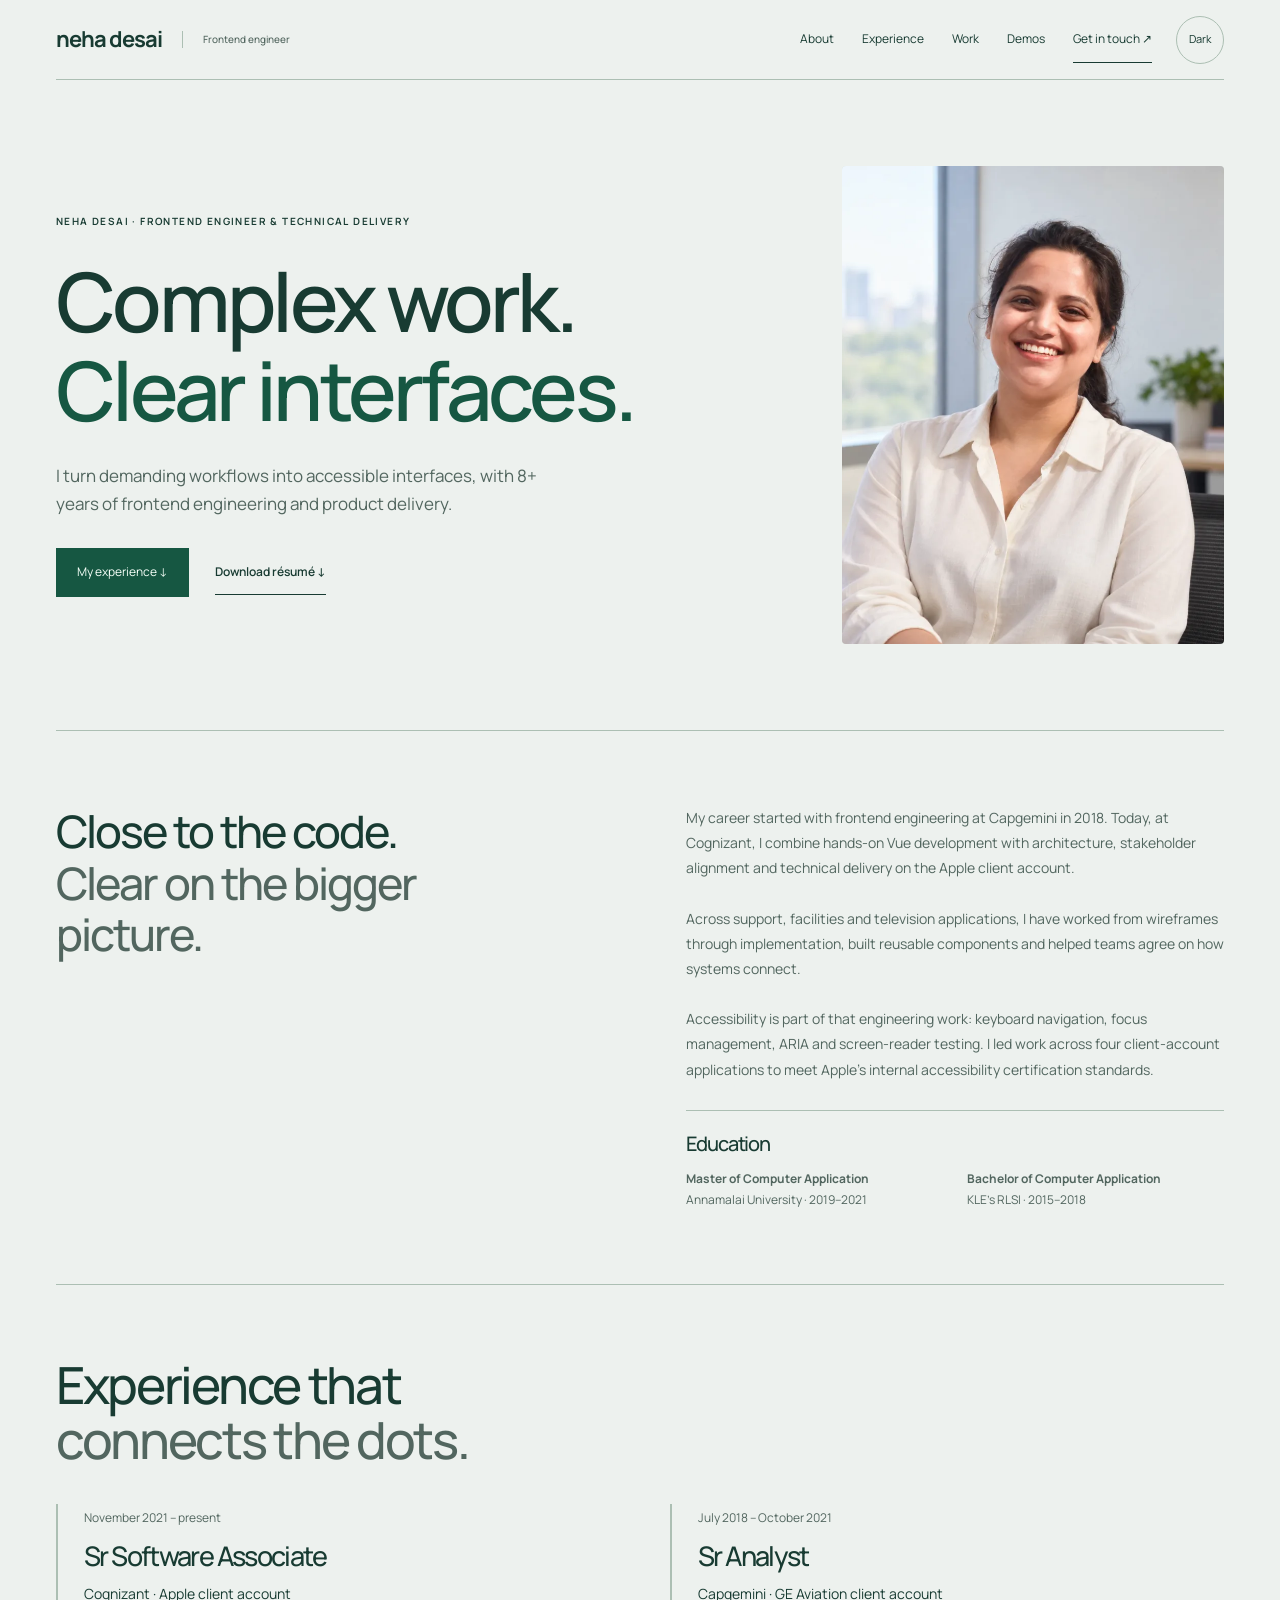
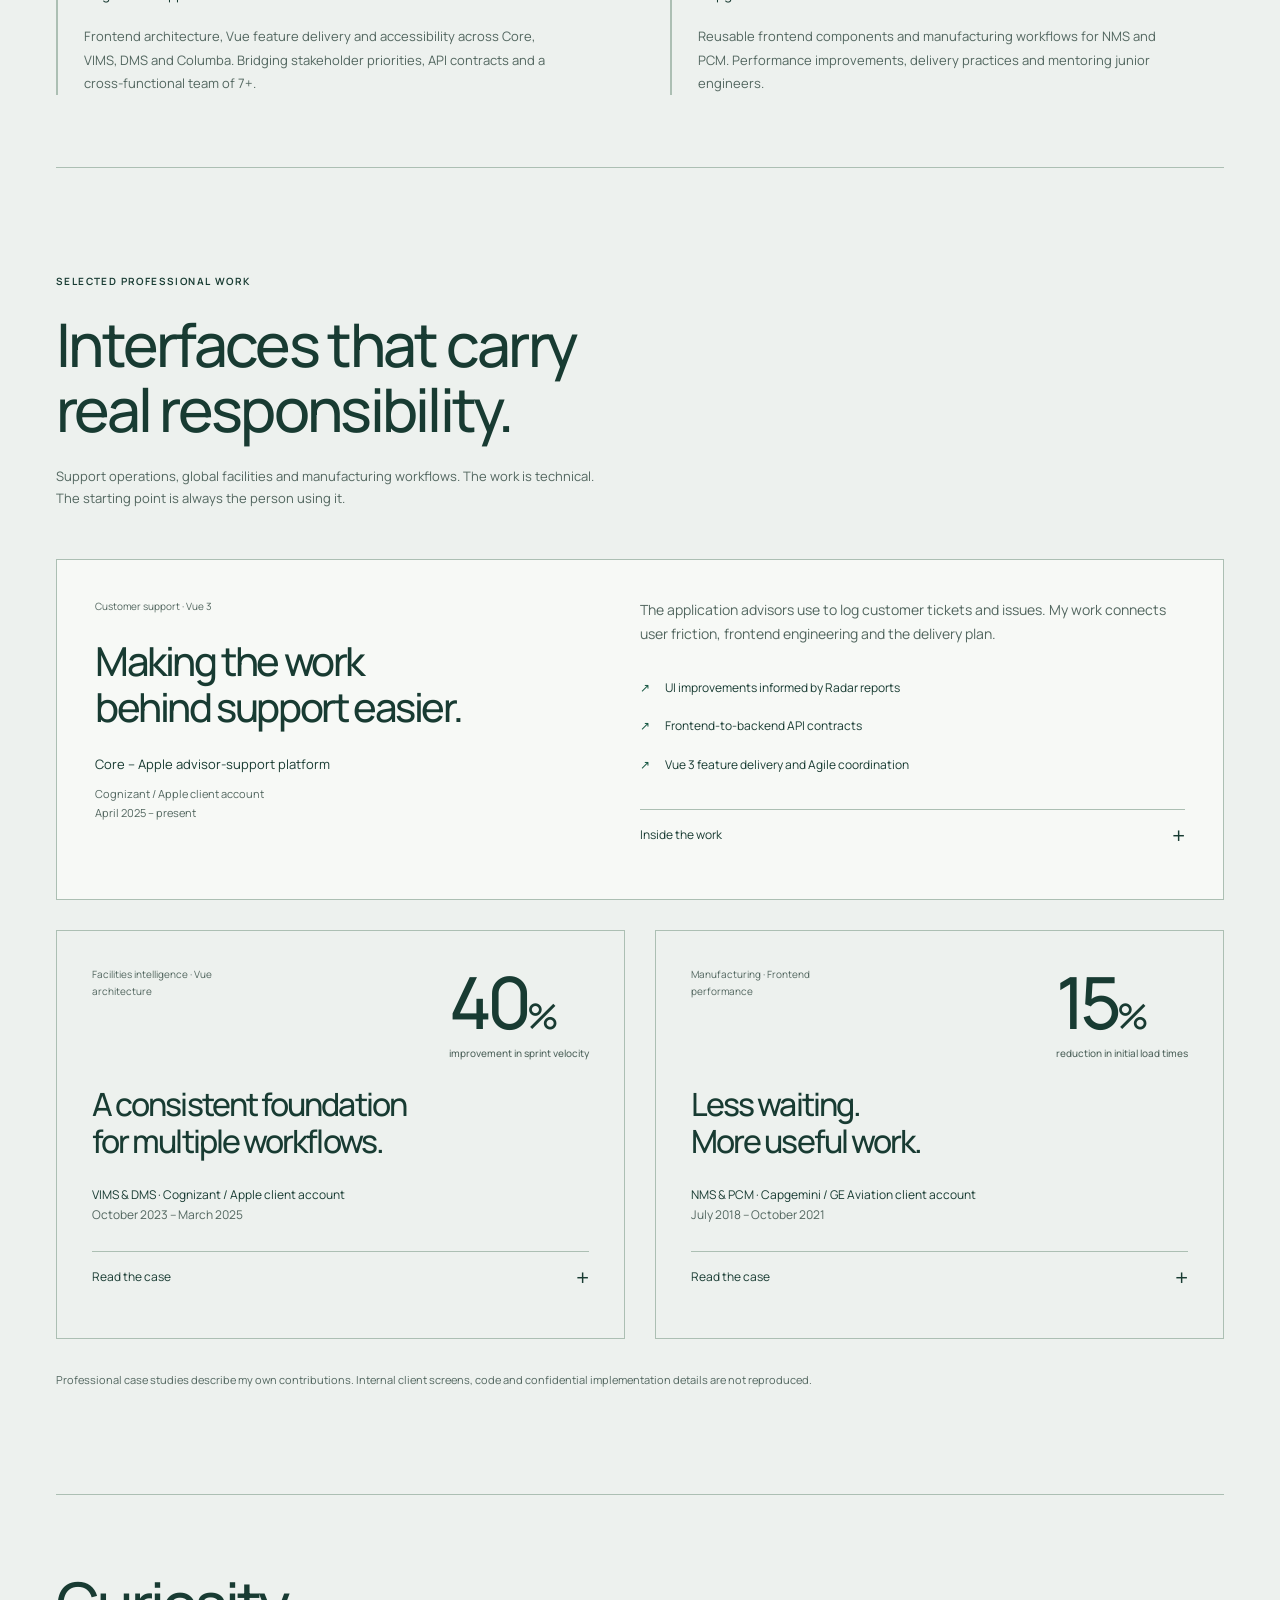
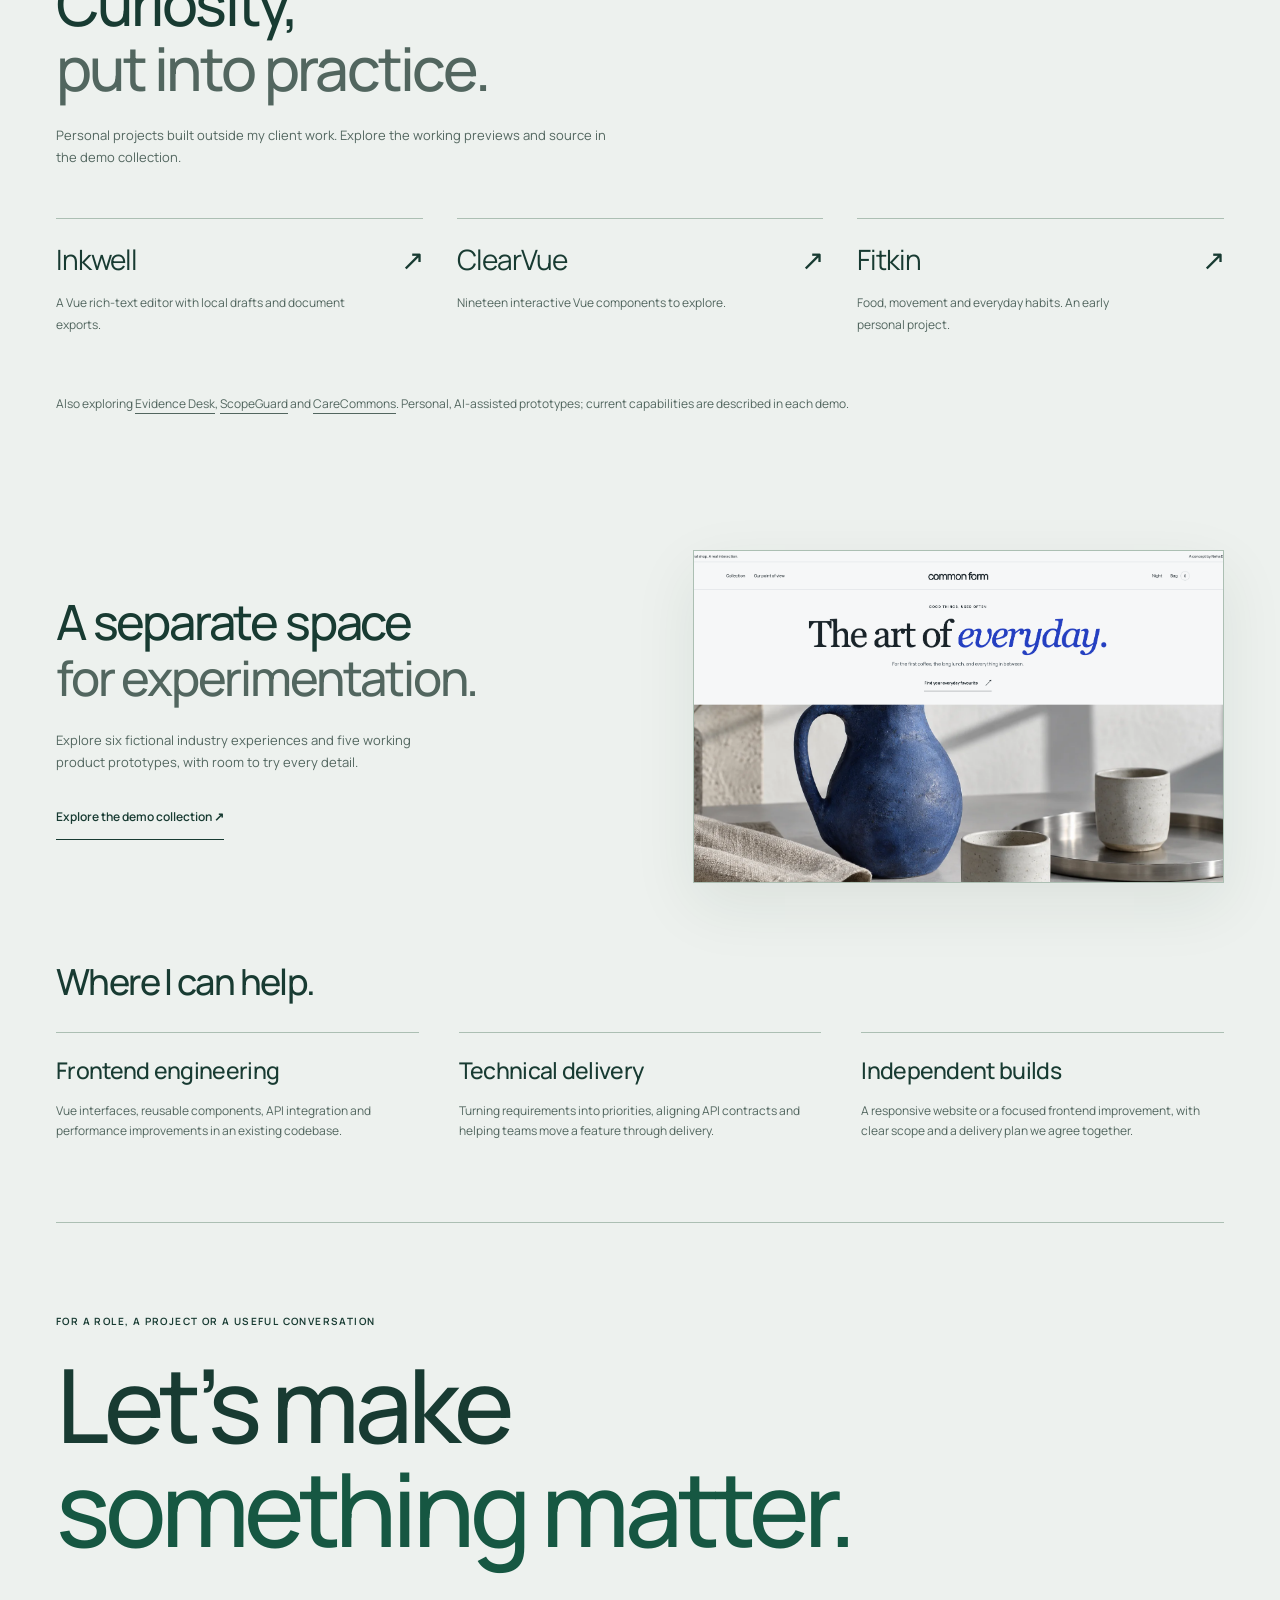
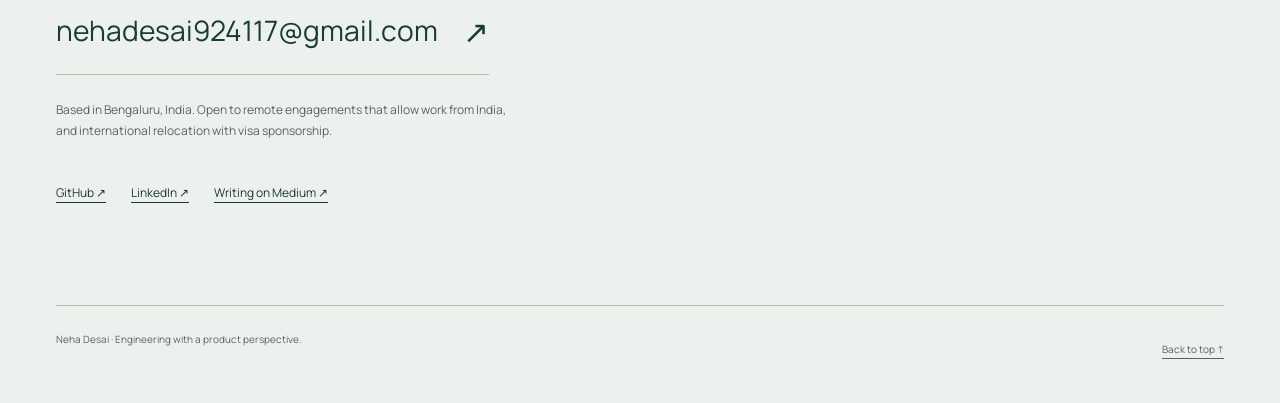
<file: index.html>
<!DOCTYPE html>

<html lang="en"><head>
<meta charset="utf-8"/><meta content="width=device-width,initial-scale=1" name="viewport"/>
<title>Neha Desai · Frontend Engineering &amp; Technical Delivery</title>
<meta content="Neha Desai builds clear, accessible enterprise interfaces. 8+ years of frontend experience, deep Vue.js expertise, and personal products built in the open." name="description"/>
<meta content="#eff3ef" name="theme-color"/><link href="https://neha-desai.de5.net/" rel="canonical"/>
<meta content="website" property="og:type"/><meta content="Neha Desai · Complex work. Clear interfaces." property="og:title"/><meta content="Frontend engineering, thoughtful product delivery and practical work in the open." property="og:description"/><meta content="https://neha-desai.de5.net/" property="og:url"/>
<meta content="https://neha-desai.de5.net/assets/neha-portrait-v2.webp" property="og:image"/><meta content="Portrait of Neha Desai" property="og:image:alt"/><meta content="summary_large_image" name="twitter:card"/><meta content="light dark" name="color-scheme"/>
<link as="font" crossorigin="" href="assets/fonts/manrope-variable.ttf" rel="preload" type="font/ttf"/>
<script>try{const t=localStorage.getItem('neha-theme');if(t==='dark'||t==='light')document.documentElement.dataset.theme=t;}catch{}</script>
<link href="assets/favicon.svg" rel="icon" type="image/svg+xml"/><link href="styles.css" rel="stylesheet"/><script defer="" src="script.js"></script>
<script type="application/ld+json">{"@context":"https://schema.org","@type":"Person","name":"Neha Desai","url":"https://neha-desai.de5.net/","jobTitle":"Frontend Engineer","email":"mailto:nehadesai924117@gmail.com","sameAs":["https://github.com/neha-pd","https://www.linkedin.com/in/neha-d-763481101"]}</script>
</head><body><a class="skip-link" href="#main">Skip to content</a>
<header class="site-header wrap"><a class="wordmark" href="#main">neha desai<span>Frontend engineer</span></a><div class="header-actions"><button aria-controls="site-nav" aria-expanded="false" class="menu-toggle" type="button">Menu <span aria-hidden="true">+</span></button><nav aria-label="Main navigation" id="site-nav"><a href="#about">About</a><a href="#experience">Experience</a><a href="#work">Work</a><a href="demos/">Demos</a><a href="#contact">Get in touch ↗</a></nav><button aria-label="Switch to dark theme" class="theme-toggle" type="button"><span class="theme-label">Dark</span></button></div></header>
<main id="main" tabindex="-1"><section aria-labelledby="hero-title" class="hero person-hero wrap"><div class="hero-intro"><p class="eyebrow">Neha Desai · Frontend engineer &amp; technical delivery</p><h1 id="hero-title">Complex work.<br/><span>Clear interfaces.</span></h1><p class="hero-description">I turn demanding workflows into accessible interfaces, with 8+ years of frontend engineering and product delivery.</p><div class="hero-links"><a class="button" href="#experience">My experience ↓</a><a class="text-link" download="" href="assets/Neha_Desai_Frontend_Resume.pdf">Download résumé ↓</a></div></div><figure class="person-portrait"><img alt="Neha Desai in an ivory blouse, smiling at the camera" fetchpriority="high" height="1402" src="assets/neha-portrait-v2.webp" width="1122"/></figure></section><section aria-labelledby="about-title" class="about-section wrap section" id="about"><div class="about-heading"><h2 id="about-title">Close to the code.<br/><span>Clear on the bigger picture.</span></h2></div><div class="about-body"><p>My career started with frontend engineering at Capgemini in 2018. Today, at Cognizant, I combine hands-on Vue development with architecture, stakeholder alignment and technical delivery on the Apple client account.</p><p>Across support, facilities and television applications, I have worked from wireframes through implementation, built reusable components and helped teams agree on how systems connect.</p><p>Accessibility is part of that engineering work: keyboard navigation, focus management, ARIA and screen-reader testing. I led work across four client-account applications to meet Apple’s internal accessibility certification standards.</p><div class="education"><h3>Education</h3><p><strong>Master of Computer Application</strong><br/>Annamalai University · 2019–2021</p><p><strong>Bachelor of Computer Application</strong><br/>KLE’s RLSI · 2015–2018</p></div></div></section><section aria-labelledby="experience-title" class="experience-section wrap section"><div class="section-intro"><h2 id="experience-title">Experience that<br/><span>connects the dots.</span></h2></div><div aria-label="Professional experience" class="career" id="experience"><div><span>November 2021 – present</span><h3>Sr Software Associate</h3><p>Cognizant · Apple client account</p><p class="career-description">Frontend architecture, Vue feature delivery and accessibility across Core, VIMS, DMS and Columba. Bridging stakeholder priorities, API contracts and a cross-functional team of 7+.</p></div><div><span>July 2018 – October 2021</span><h3>Sr Analyst</h3><p>Capgemini · GE Aviation client account</p><p class="career-description">Reusable frontend components and manufacturing workflows for NMS and PCM. Performance improvements, delivery practices and mentoring junior engineers.</p></div></div></section><section aria-labelledby="work-title" class="work-section wrap section" id="work">
<div class="section-intro"><p class="eyebrow">Selected professional work</p><h2 id="work-title">Interfaces that carry<br/>real responsibility.</h2><p>Support operations, global facilities and manufacturing workflows. The work is technical. The starting point is always the person using it.</p></div>
<article class="case case-core">
<div class="case-lead"><span class="case-category">Customer support · Vue 3</span><h3>Making the work<br/>behind support easier.</h3><p>Core – Apple advisor-support platform</p><div class="case-label">Cognizant / Apple client account<br/>April 2025 – present</div></div>
<div class="case-body"><p class="case-summary">The application advisors use to log customer tickets and issues. My work connects user friction, frontend engineering and the delivery plan.</p><ul class="plain-list"><li>UI improvements informed by Radar reports</li><li>Frontend-to-backend API contracts</li><li>Vue 3 feature delivery and Agile coordination</li></ul><details><summary>Inside the work <span aria-hidden="true">+</span></summary><div class="detail-content"><h4>The responsibility</h4><p>Develop and maintain the advisor interface, turn improvement areas into features, and coordinate integration with backend teams.</p><h4>My contribution</h4><p>I use Radar reports to understand friction, help prioritize the backlog, define frontend/API requirements and facilitate Agile ceremonies for a cross-functional team of 7+.</p><h4>What this demonstrates</h4><p>Hands-on engineering coupled with product judgment: clarifying a problem, aligning people around it and taking a feature through delivery.</p></div></details></div>
</article>
<div class="case-pair">
<article class="case-small"><div class="case-top"><span class="case-category">Facilities intelligence · Vue architecture</span><p class="outcome">40<span>%</span><small>improvement in sprint velocity</small></p></div><h3>A consistent foundation<br/>for multiple workflows.</h3><p>VIMS &amp; DMS · Cognizant / Apple client account<br/><span class="muted">October 2023 – March 2025</span></p><details><summary>Read the case <span aria-hidden="true">+</span></summary><div class="detail-content"><p>I architected responsive Vue 3 interfaces with Vuex and Vue Router, translated stakeholder requirements into technical specifications and served as a frontend point of contact.</p><p>Reusable patterns, code-quality standards and delivery governance helped improve sprint velocity by 40% on this workstream. This is a delivery-process outcome, not a claim about application speed.</p></div></details></article>
<article class="case-small aviation"><div class="case-top"><span class="case-category">Manufacturing · Frontend performance</span><p class="outcome">15<span>%</span><small>reduction in initial load times</small></p></div><h3>Less waiting.<br/>More useful work.</h3><p>NMS &amp; PCM · Capgemini / GE Aviation client account<br/><span class="muted">July 2018 – October 2021</span></p><details><summary>Read the case <span aria-hidden="true">+</span></summary><div class="detail-content"><p>I built frontend components and integrations for nonconformance and product-change management workflows.</p><p>Lazy loading, asset compression and caching reduced initial load times by 15%. Alongside performance work, I contributed reusable UI patterns, delivery practices and mentoring for junior engineers.</p></div></details></article>
</div>
<p class="work-note">Professional case studies describe my own contributions. Internal client screens, code and confidential implementation details are not reproduced.</p>
</section><section aria-labelledby="projects-title" class="projects-section wrap section compact-projects" id="projects"><span class="anchor-target" id="building"></span><div class="section-intro"><h2 id="projects-title">Curiosity,<br/><span>put into practice.</span></h2><p>Personal projects built outside my client work. Explore the working previews and source in the demo collection.</p></div><div class="project-index"><a href="inkwell/"><span>Inkwell<small>A Vue rich-text editor with local drafts and document exports.</small></span><span aria-hidden="true">↗</span></a><a href="https://neha-pd.github.io/clearvue/"><span>ClearVue<small>Nineteen interactive Vue components to explore.</small></span><span aria-hidden="true">↗</span></a><a href="https://github.com/neha-pd/caloriesTracker"><span>Fitkin<small>Food, movement and everyday habits. An early personal project.</small></span><span aria-hidden="true">↗</span></a></div><p class="project-others">Also exploring <a href="https://neha-pd.github.io/evidence-desk/">Evidence Desk</a>, <a href="https://neha-pd.github.io/scopeguard/">ScopeGuard</a> and <a href="https://neha-pd.github.io/care-commons/">CareCommons</a>. Personal, AI-assisted prototypes; current capabilities are described in each demo.</p></section><section aria-labelledby="concepts-title" class="demo-invitation wrap" id="concepts"><div><h2 id="concepts-title">A separate space<br/><span>for experimentation.</span></h2><p>Explore six fictional industry experiences and five working product prototypes, with room to try every detail.</p><a class="text-link" href="demos/">Explore the demo collection ↗</a></div><a aria-label="Open the demo collection" class="demo-invitation-image" href="demos/"><img alt="Common Form, a fictional homeware storefront concept" height="1000" loading="lazy" src="assets/common-form-concept.png" width="1728"/></a></section><section aria-labelledby="working-title" class="working-section wrap"><h2 id="working-title">Where I can help.</h2><div class="working-grid"><article><h3>Frontend engineering</h3><p>Vue interfaces, reusable components, API integration and performance improvements in an existing codebase.</p></article><article><h3>Technical delivery</h3><p>Turning requirements into priorities, aligning API contracts and helping teams move a feature through delivery.</p></article><article><h3>Independent builds</h3><p>A responsive website or a focused frontend improvement, with clear scope and a delivery plan we agree together.</p></article></div></section><section aria-labelledby="contact-title" class="contact-section wrap section" id="contact"><p class="eyebrow">For a role, a project or a useful conversation</p><h2 id="contact-title">Let’s make<br/><span>something matter.</span></h2><a class="contact-email" href="mailto:nehadesai924117@gmail.com">nehadesai924117@gmail.com <span aria-hidden="true">↗</span></a><p>Based in Bengaluru, India. Open to remote engagements that allow work from India, and international relocation with visa sponsorship.</p><div class="contact-links"><a href="https://github.com/neha-pd">GitHub ↗</a><a href="https://www.linkedin.com/in/neha-d-763481101">LinkedIn ↗</a><a href="https://medium.com/@nehadesai924117">Writing on Medium ↗</a></div></section></main><footer class="footer wrap"><p>Neha Desai · Engineering with a product perspective.</p><a href="#main">Back to top ↑</a></footer></body></html>
</file>
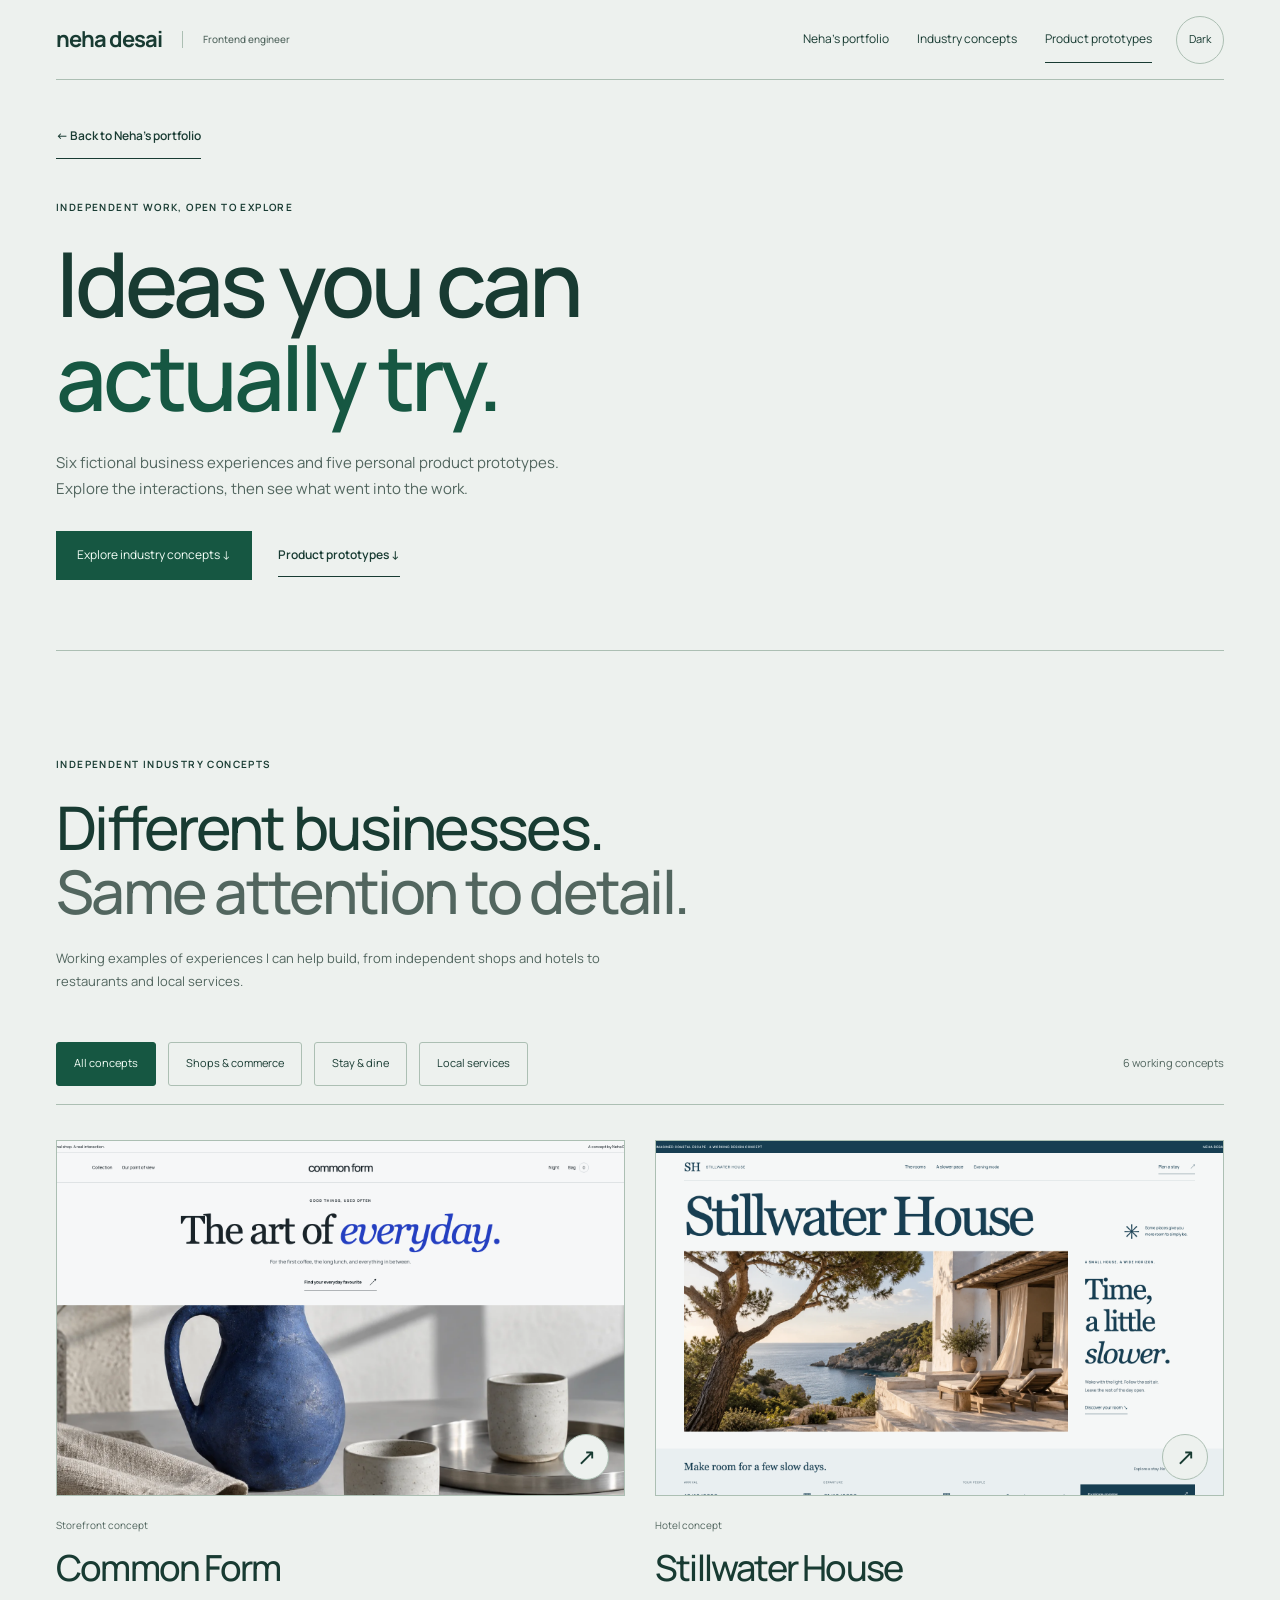
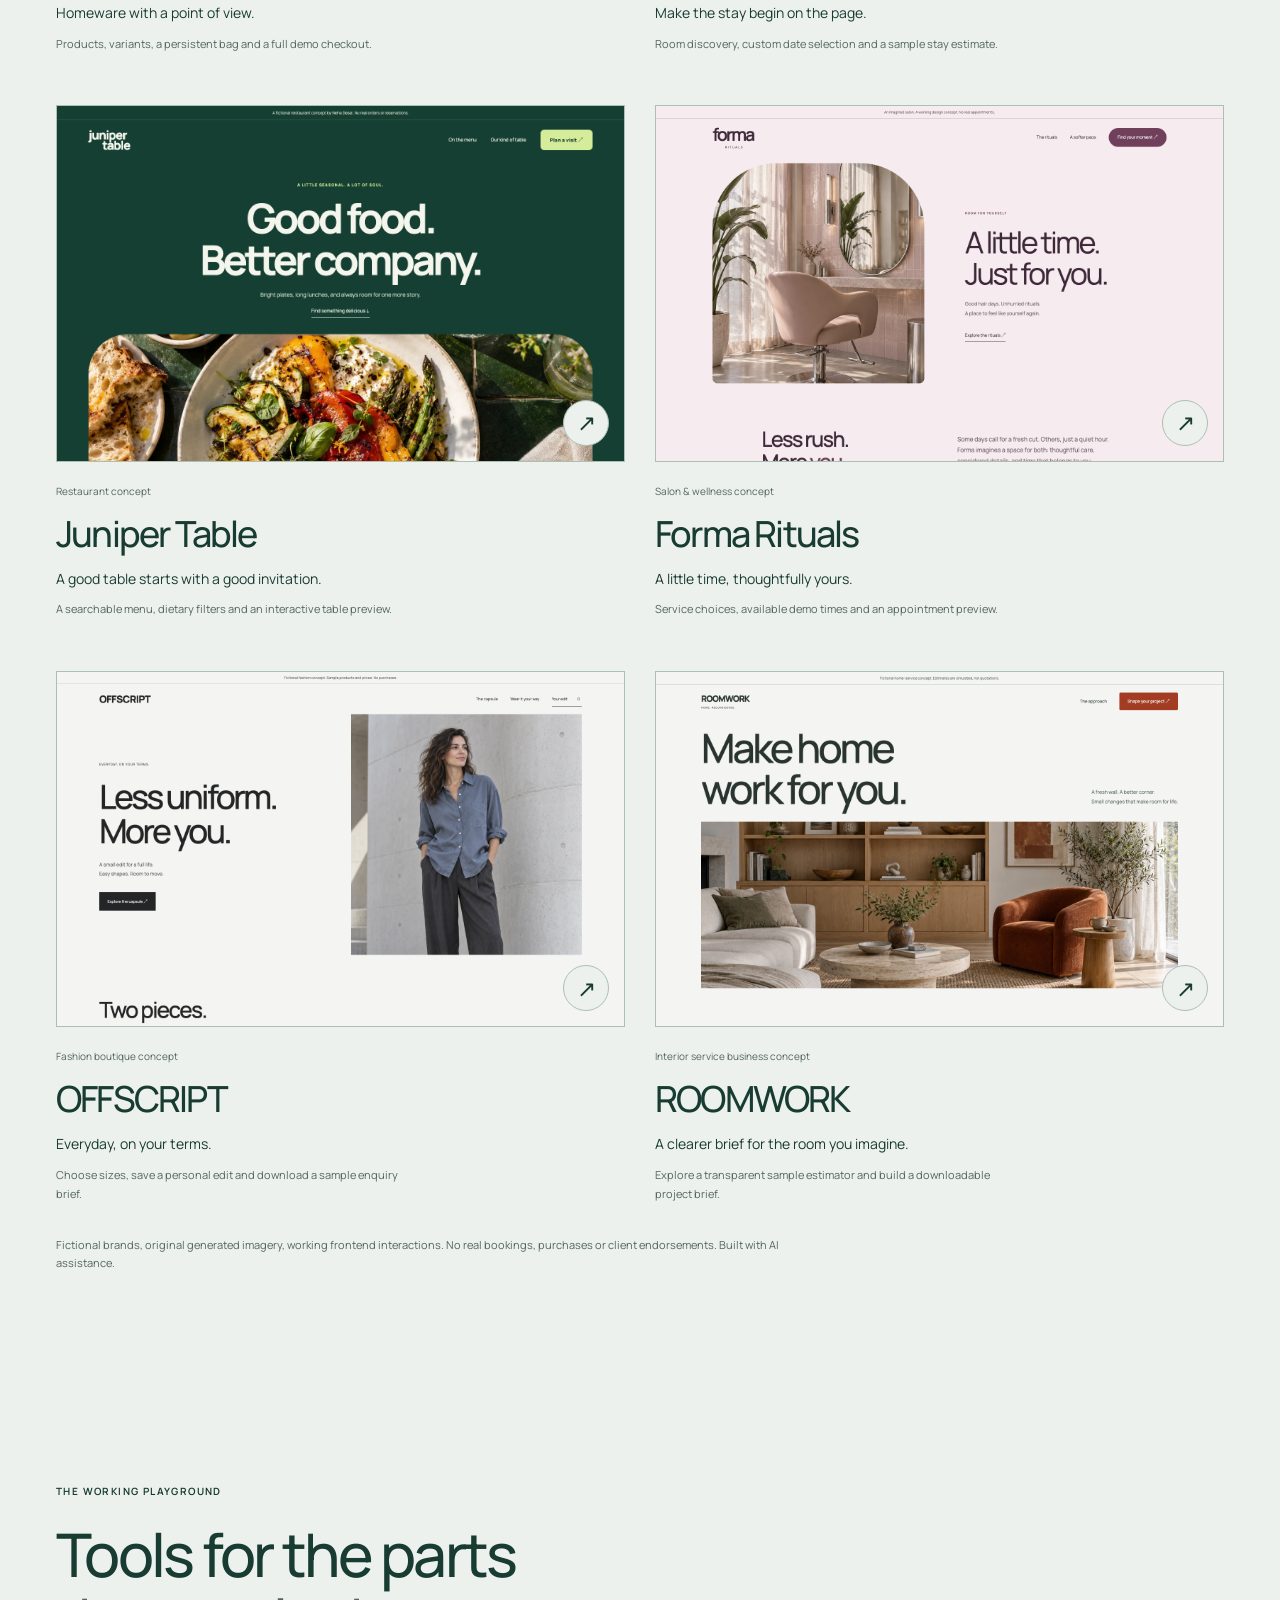
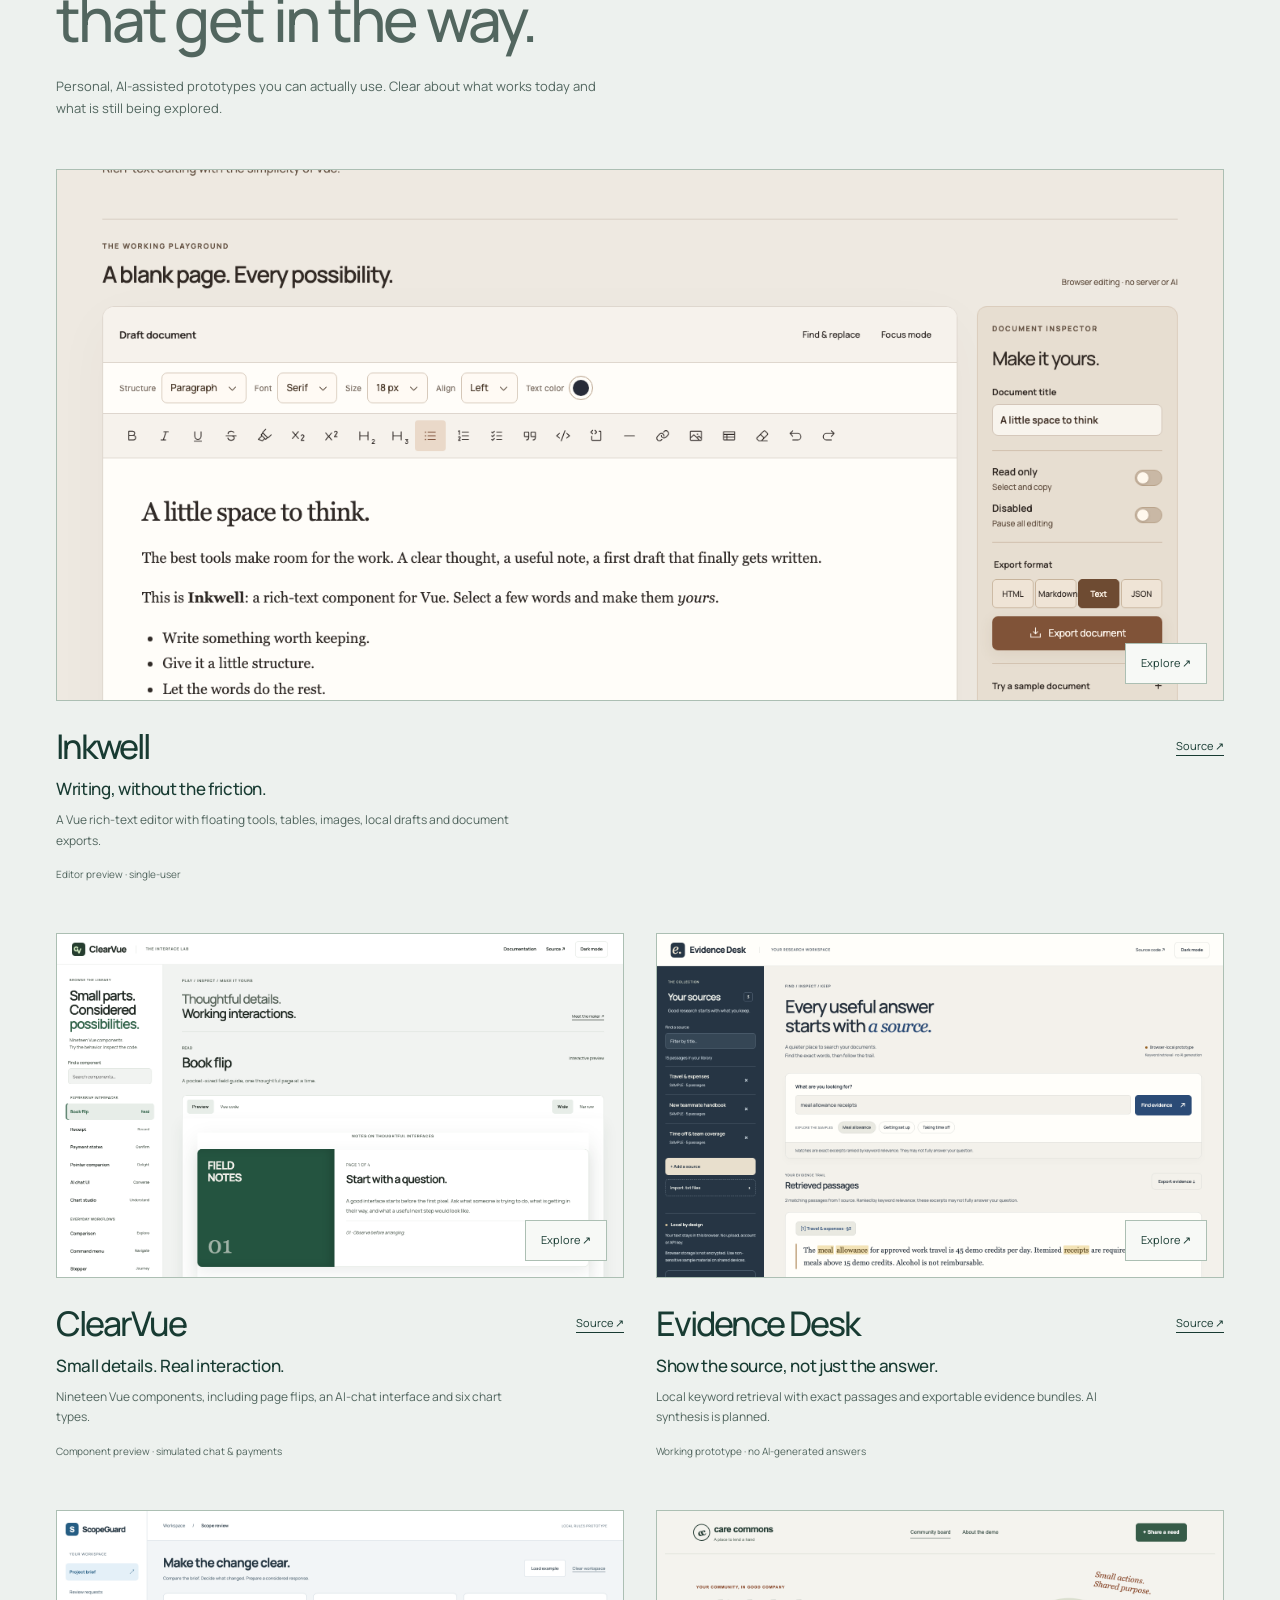
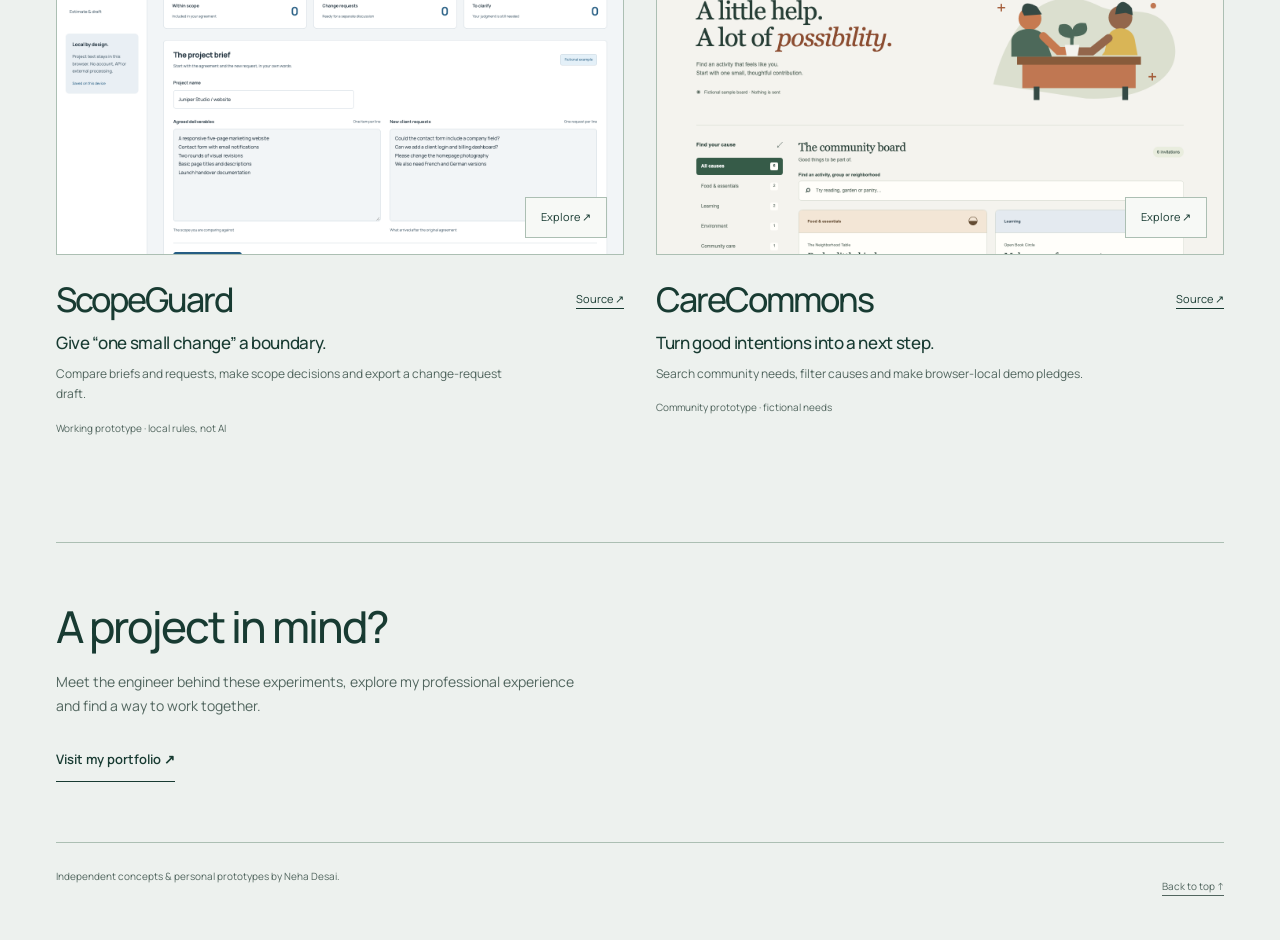
<file: demos/index.html>
<!DOCTYPE html>

<html lang="en"><head>
<meta charset="utf-8"/><meta content="width=device-width,initial-scale=1" name="viewport"/>
<title>Interactive demos &amp; personal prototypes · Neha Desai</title>
<meta content="Explore Neha Desai’s independent frontend demos: storefronts, hospitality, local services and working personal product prototypes. Fictional concepts, no live payments or bookings." name="description"/>
<meta content="#eff3ef" name="theme-color"/><link href="https://neha-desai.de5.net/demos/" rel="canonical"/>
<meta content="website" property="og:type"/><meta content="Interactive demos &amp; personal prototypes · Neha Desai" property="og:title"/><meta content="Explore six fictional business experiences and five working personal prototypes by frontend engineer Neha Desai." property="og:description"/><meta content="https://neha-desai.de5.net/demos/" property="og:url"/>
<meta content="https://neha-desai.de5.net/assets/portfolio-preview.png" property="og:image"/><meta content="Neha Desai frontend engineering portfolio and working project preview" property="og:image:alt"/><meta content="summary_large_image" name="twitter:card"/><meta content="light dark" name="color-scheme"/>
<link as="font" crossorigin="" href="../assets/fonts/manrope-variable.ttf" rel="preload" type="font/ttf"/>
<script>try{const t=localStorage.getItem('neha-theme');if(t==='dark'||t==='light')document.documentElement.dataset.theme=t;}catch{}</script>
<link href="../assets/favicon.svg" rel="icon" type="image/svg+xml"/><link href="../styles.css" rel="stylesheet"/><script defer="" src="../script.js"></script>
<script type="application/ld+json">{"@context":"https://schema.org","@type":"Person","name":"Neha Desai","url":"https://neha-desai.de5.net/","jobTitle":"Frontend Engineer","email":"mailto:nehadesai924117@gmail.com","sameAs":["https://github.com/neha-pd","https://www.linkedin.com/in/neha-d-763481101"]}</script>
</head><body><a class="skip-link" href="#main">Skip to content</a>
<header class="site-header wrap"><a class="wordmark" href="../">neha desai<span>Frontend engineer</span></a><div class="header-actions"><button aria-controls="site-nav" aria-expanded="false" class="menu-toggle" type="button">Menu <span aria-hidden="true">+</span></button><nav aria-label="Main navigation" id="site-nav"><a href="../">Neha’s portfolio</a><a href="#concepts">Industry concepts</a><a href="#building">Product prototypes</a></nav><button aria-label="Switch to dark theme" class="theme-toggle" type="button"><span class="theme-label">Dark</span></button></div></header>
<main id="main" tabindex="-1"><section aria-labelledby="demo-title" class="demo-hero wrap"><a class="text-link" href="../">← Back to Neha’s portfolio</a><p class="eyebrow">Independent work, open to explore</p><h1 id="demo-title">Ideas you can<br/><span>actually try.</span></h1><p>Six fictional business experiences and five personal product prototypes. Explore the interactions, then see what went into the work.</p><div class="hero-links"><a class="button" href="#concepts">Explore industry concepts ↓</a><a class="text-link" href="#building">Product prototypes ↓</a></div></section><section aria-labelledby="concepts-title" class="concepts-section wrap section" id="concepts"><div class="section-intro"><p class="eyebrow">Independent industry concepts</p><h2 id="concepts-title">Different businesses.<br/><span>Same attention to detail.</span></h2><p>Working examples of experiences I can help build, from independent shops and hotels to restaurants and local services.</p></div><div class="sector-tools"><div aria-label="Filter industry concepts" role="group"><button aria-pressed="true" data-sector-filter="all" type="button">All concepts</button><button aria-pressed="false" data-sector-filter="commerce" type="button">Shops &amp; commerce</button><button aria-pressed="false" data-sector-filter="hospitality" type="button">Stay &amp; dine</button><button aria-pressed="false" data-sector-filter="services" type="button">Local services</button></div><p id="concept-count" role="status">6 working concepts</p></div><div class="concept-grid has-many"><article class="concept-card" data-sector="commerce"><a aria-label="Explore Common Form Storefront concept" class="concept-visual" href="store/"><img alt="Actual Common Form concept website" height="1000" loading="lazy" src="../assets/common-form-concept.png" width="1728"/><span aria-hidden="true" class="explore-mark">↗</span></a><div class="concept-info"><span class="concept-type">Storefront concept</span><h3>Common Form</h3><p>Homeware with a point of view.</p><small>Products, variants, a persistent bag and a full demo checkout.</small></div></article><article class="concept-card" data-sector="hospitality"><a aria-label="Explore Stillwater House Hotel concept" class="concept-visual" href="stay/"><img alt="Actual Stillwater House concept website" height="1000" loading="lazy" src="../assets/stillwater-concept.png" width="1728"/><span aria-hidden="true" class="explore-mark">↗</span></a><div class="concept-info"><span class="concept-type">Hotel concept</span><h3>Stillwater House</h3><p>Make the stay begin on the page.</p><small>Room discovery, custom date selection and a sample stay estimate.</small></div></article><article class="concept-card" data-sector="hospitality"><a aria-label="Explore Juniper Table Restaurant concept" class="concept-visual" href="dine/"><img alt="Actual Juniper Table concept website" height="1000" loading="lazy" src="../assets/juniper-concept.png" width="1728"/><span aria-hidden="true" class="explore-mark">↗</span></a><div class="concept-info"><span class="concept-type">Restaurant concept</span><h3>Juniper Table</h3><p>A good table starts with a good invitation.</p><small>A searchable menu, dietary filters and an interactive table preview.</small></div></article><article class="concept-card" data-concept="wellness" data-sector="services"><a aria-label="Explore Forma Rituals salon concept" class="concept-visual" href="wellness/"><img alt="Actual Forma Rituals salon concept" height="1000" loading="lazy" src="../assets/forma-concept.png" width="1728"/><span aria-hidden="true" class="explore-mark">↗</span></a><div class="concept-info"><span class="concept-type">Salon &amp; wellness concept</span><h3>Forma Rituals</h3><p>A little time, thoughtfully yours.</p><small>Service choices, available demo times and an appointment preview.</small></div></article><article class="concept-card" data-concept="boutique" data-sector="commerce"><a aria-label="Explore OFFSCRIPT concept" class="concept-visual" href="boutique/"><img alt="Actual OFFSCRIPT concept website" height="1000" loading="lazy" src="../assets/offscript-concept.png" width="1728"/><span aria-hidden="true" class="explore-mark">↗</span></a><div class="concept-info"><span class="concept-type">Fashion boutique concept</span><h3>OFFSCRIPT</h3><p>Everyday, on your terms.</p><small>Choose sizes, save a personal edit and download a sample enquiry brief.</small></div></article><article class="concept-card" data-concept="service" data-sector="services"><a aria-label="Explore ROOMWORK concept" class="concept-visual" href="service/"><img alt="Actual ROOMWORK concept website" height="1000" loading="lazy" src="../assets/roomwork-concept.png" width="1728"/><span aria-hidden="true" class="explore-mark">↗</span></a><div class="concept-info"><span class="concept-type">Interior service business concept</span><h3>ROOMWORK</h3><p>A clearer brief for the room you imagine.</p><small>Explore a transparent sample estimator and build a downloadable project brief.</small></div></article></div><p class="section-note">Fictional brands, original generated imagery, working frontend interactions. No real bookings, purchases or client endorsements. Built with AI assistance.</p></section><section aria-labelledby="building-title" class="building-section wrap section" id="building"><div class="section-intro"><p class="eyebrow">The working playground</p><h2 id="building-title">Tools for the parts<br/><span>that get in the way.</span></h2><p>Personal, AI-assisted prototypes you can actually use. Clear about what works today and what is still being explored.</p></div><div class="project-grid"><article class="project-card"><a aria-label="Try Inkwell" class="project-visual" href="../inkwell/"><img alt="Actual Inkwell working prototype" height="980" loading="lazy" src="../assets/inkwell-workspace.png" width="1440"/><span aria-hidden="true">Explore ↗</span></a><div class="project-meta"><h3>Inkwell</h3><a aria-label="Read Inkwell source" href="https://github.com/neha-pd/inkwell-vue">Source ↗</a></div><h4>Writing, without the friction.</h4><p>A Vue rich-text editor with floating tools, tables, images, local drafts and document exports.</p><small>Editor preview · single-user</small></article><article class="project-card"><a aria-label="Try ClearVue" class="project-visual" href="https://neha-pd.github.io/clearvue/"><img alt="Actual ClearVue working prototype" height="980" loading="lazy" src="../assets/clearvue-showcase-desktop.png" width="1440"/><span aria-hidden="true">Explore ↗</span></a><div class="project-meta"><h3>ClearVue</h3><a aria-label="Read ClearVue source" href="https://github.com/neha-pd/clearvue">Source ↗</a></div><h4>Small details. Real interaction.</h4><p>Nineteen Vue components, including page flips, an AI-chat interface and six chart types.</p><small>Component preview · simulated chat &amp; payments</small></article><article class="project-card"><a aria-label="Try Evidence Desk" class="project-visual" href="https://neha-pd.github.io/evidence-desk/"><img alt="Actual Evidence Desk working prototype" height="980" loading="lazy" src="../assets/evidence-desk-desktop.png" width="1440"/><span aria-hidden="true">Explore ↗</span></a><div class="project-meta"><h3>Evidence Desk</h3><a aria-label="Read Evidence Desk source" href="https://github.com/neha-pd/evidence-desk">Source ↗</a></div><h4>Show the source, not just the answer.</h4><p>Local keyword retrieval with exact passages and exportable evidence bundles. AI synthesis is planned.</p><small>Working prototype · no AI-generated answers</small></article><article class="project-card"><a aria-label="Try ScopeGuard" class="project-visual" href="https://neha-pd.github.io/scopeguard/"><img alt="Actual ScopeGuard working prototype" height="980" loading="lazy" src="../assets/scopeguard-desktop.png" width="1440"/><span aria-hidden="true">Explore ↗</span></a><div class="project-meta"><h3>ScopeGuard</h3><a aria-label="Read ScopeGuard source" href="https://github.com/neha-pd/scopeguard">Source ↗</a></div><h4>Give “one small change” a boundary.</h4><p>Compare briefs and requests, make scope decisions and export a change-request draft.</p><small>Working prototype · local rules, not AI</small></article><article class="project-card"><a aria-label="Try CareCommons" class="project-visual" href="https://neha-pd.github.io/care-commons/"><img alt="Actual CareCommons working prototype" height="980" loading="lazy" src="../assets/care-commons-desktop.png" width="1440"/><span aria-hidden="true">Explore ↗</span></a><div class="project-meta"><h3>CareCommons</h3><a aria-label="Read CareCommons source" href="https://github.com/neha-pd/care-commons">Source ↗</a></div><h4>Turn good intentions into a next step.</h4><p>Search community needs, filter causes and make browser-local demo pledges.</p><small>Community prototype · fictional needs</small></article></div></section><section class="demo-return wrap"><h2>A project in mind?</h2><p>Meet the engineer behind these experiments, explore my professional experience and find a way to work together.</p><a class="text-link" href="../#contact">Visit my portfolio ↗</a></section></main><footer class="footer wrap"><p>Independent concepts &amp; personal prototypes by Neha Desai.</p><a href="#main">Back to top ↑</a></footer></body></html>
</file>
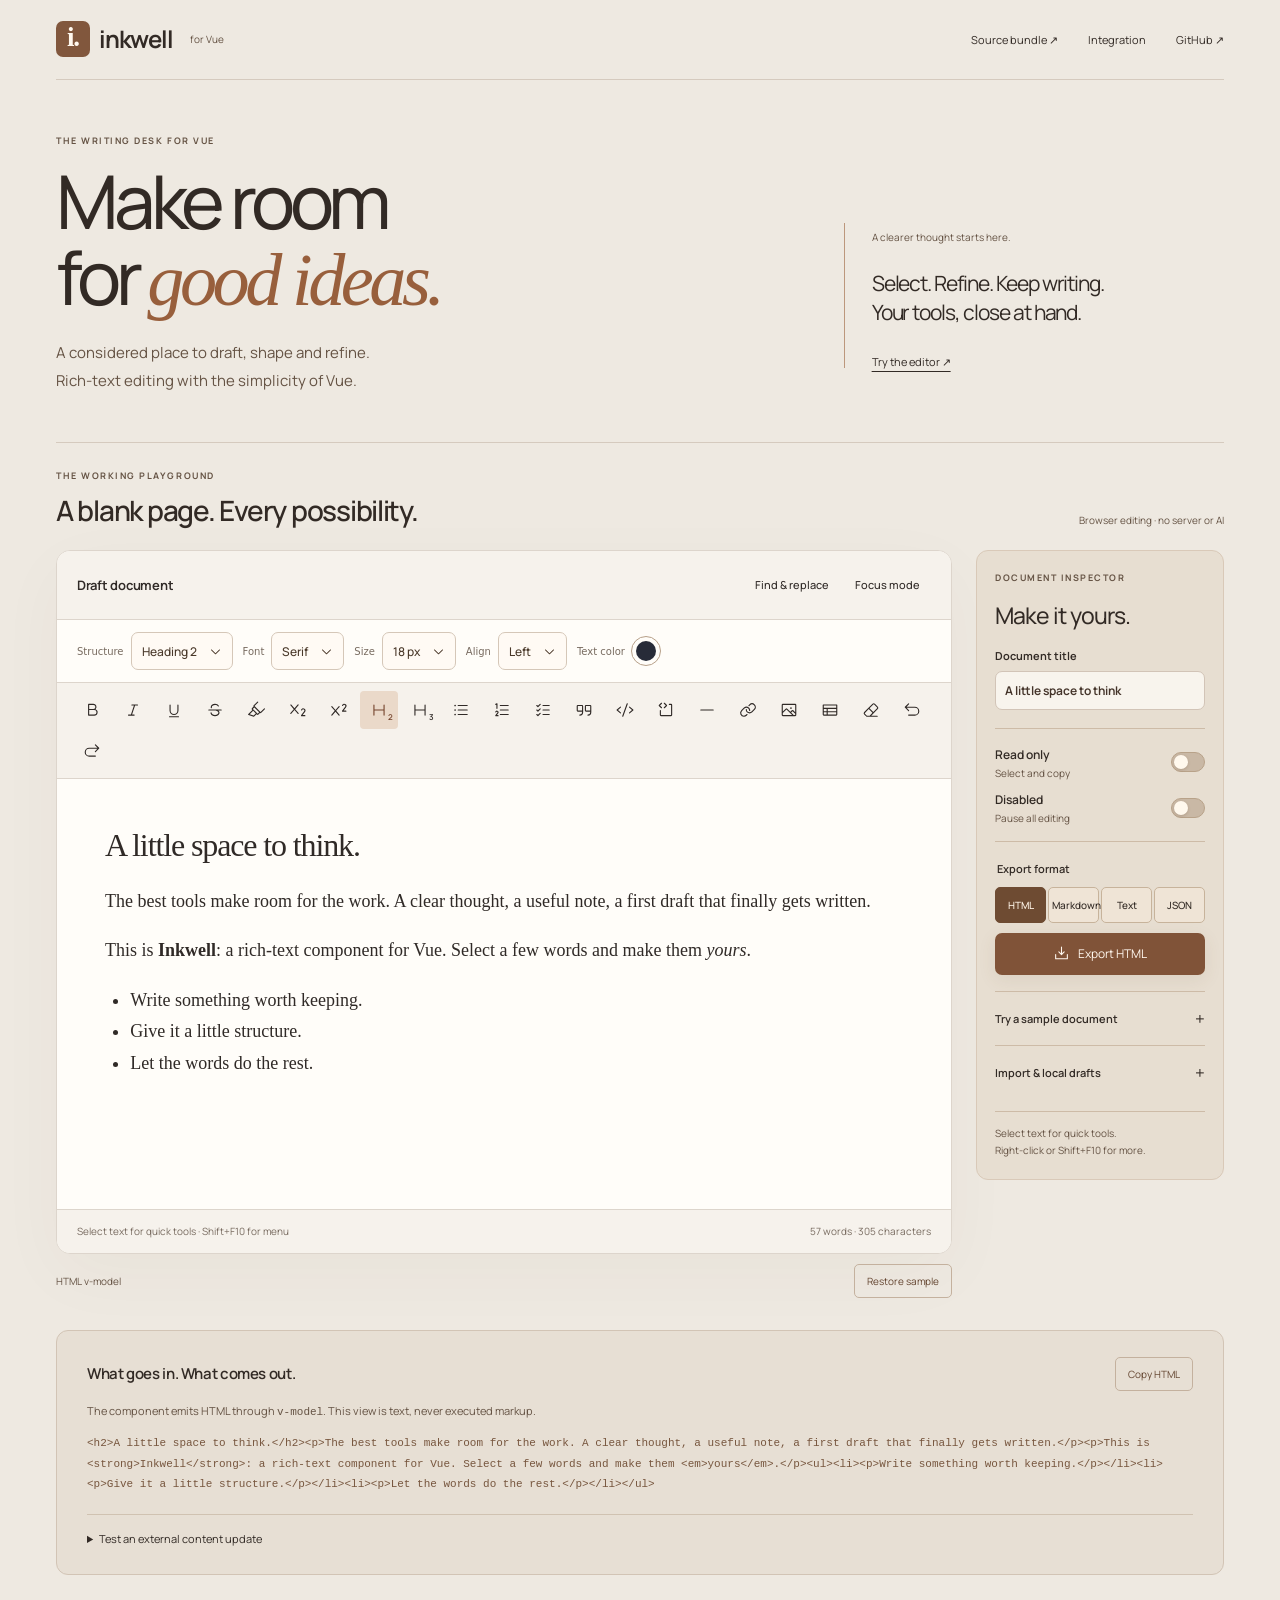
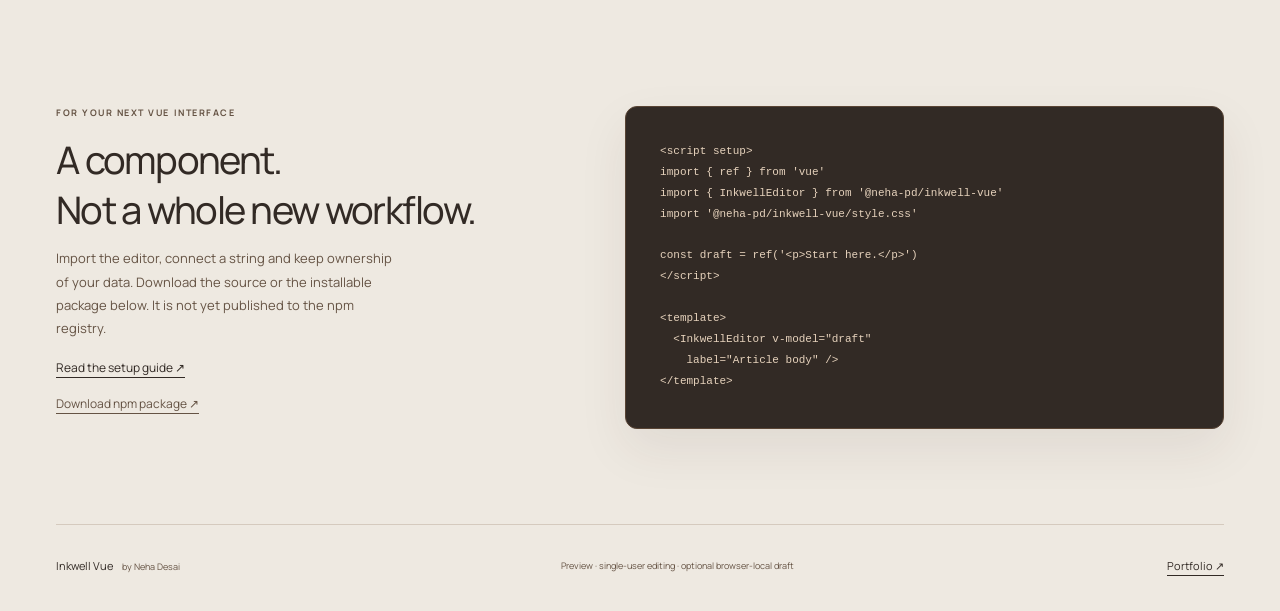
<file: inkwell/index.html>
<!doctype html><html lang="en"><head><meta charset="UTF-8"><meta name="viewport" content="width=device-width, initial-scale=1.0"><meta name="description" content="Inkwell Vue: a working Vue 3 rich text editor prototype built on Tiptap and ProseMirror."><title>Inkwell Vue — Give your words a place.</title>  <script type="module" crossorigin src="./assets/index-fXkcJJzt.js"></script>
  <link rel="stylesheet" crossorigin href="./assets/index-63G78ft-.css">
</head><body><div id="app"></div></body></html>
</file>
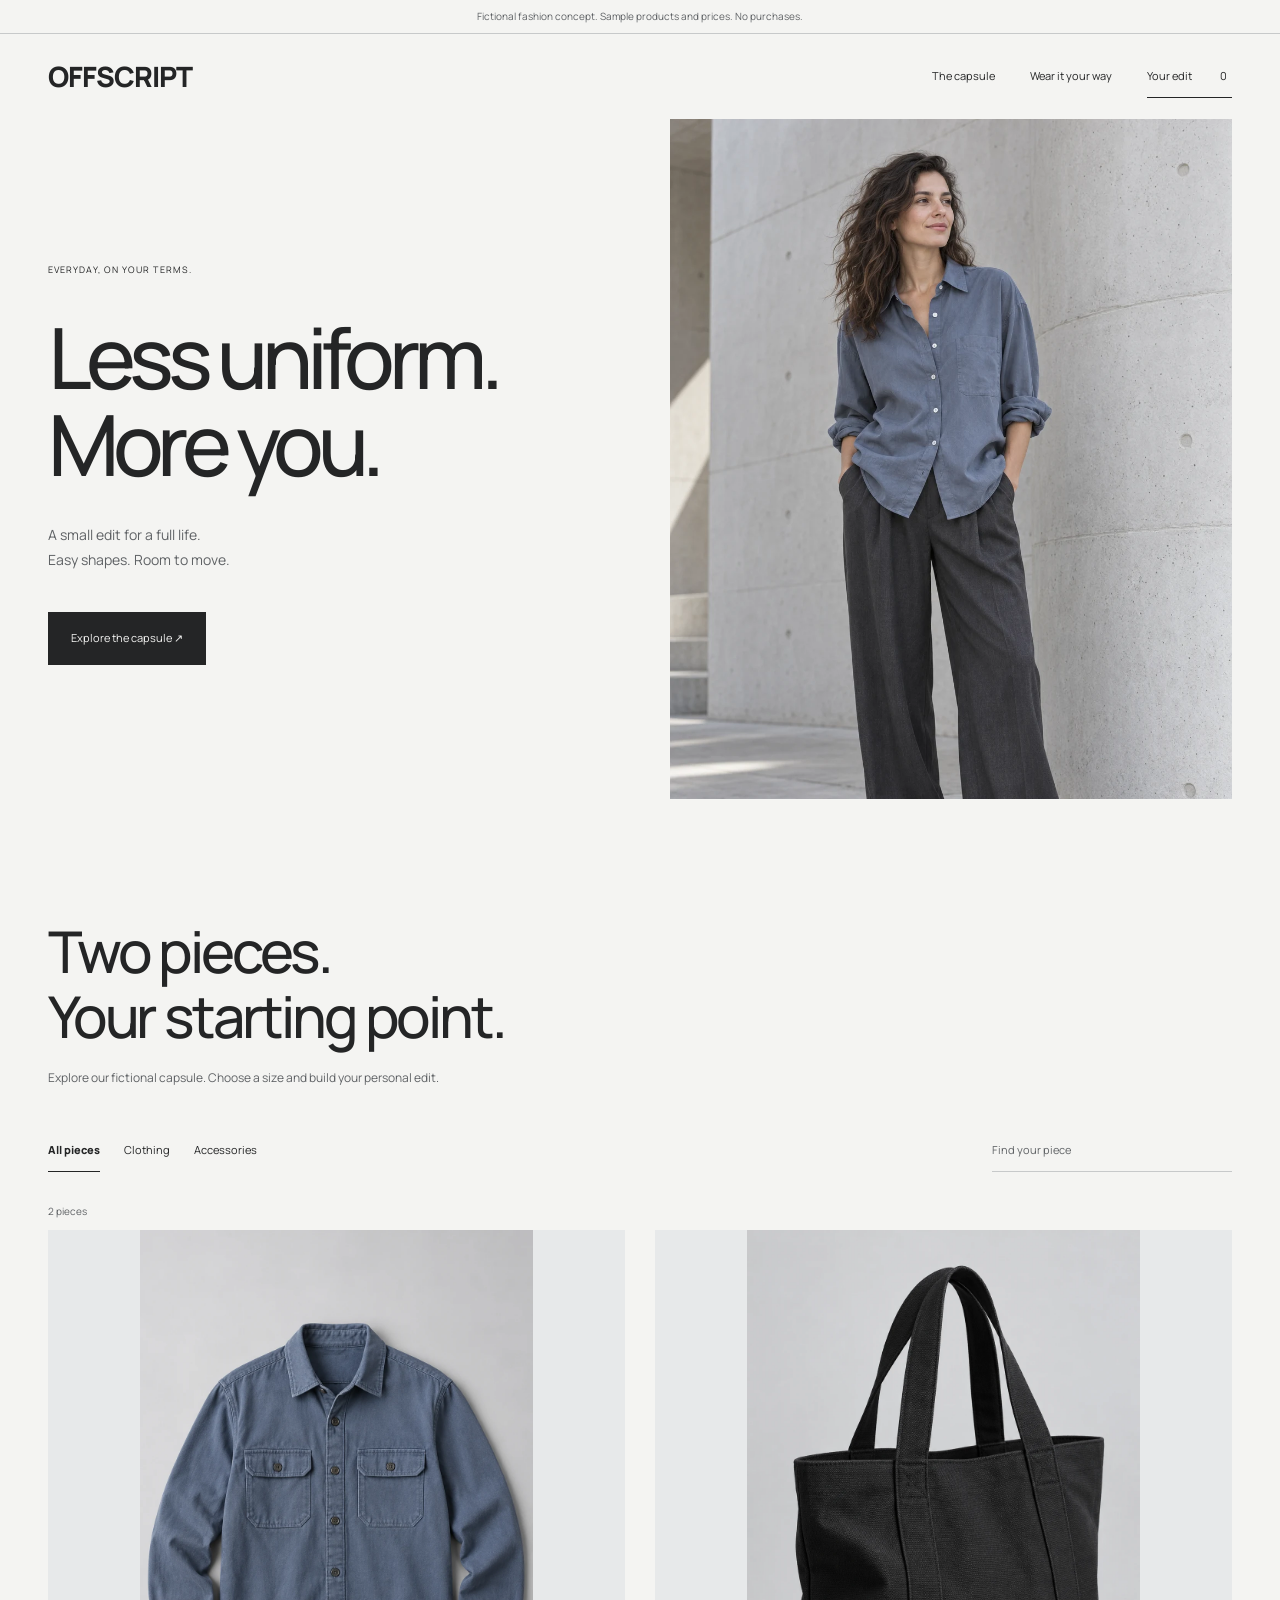
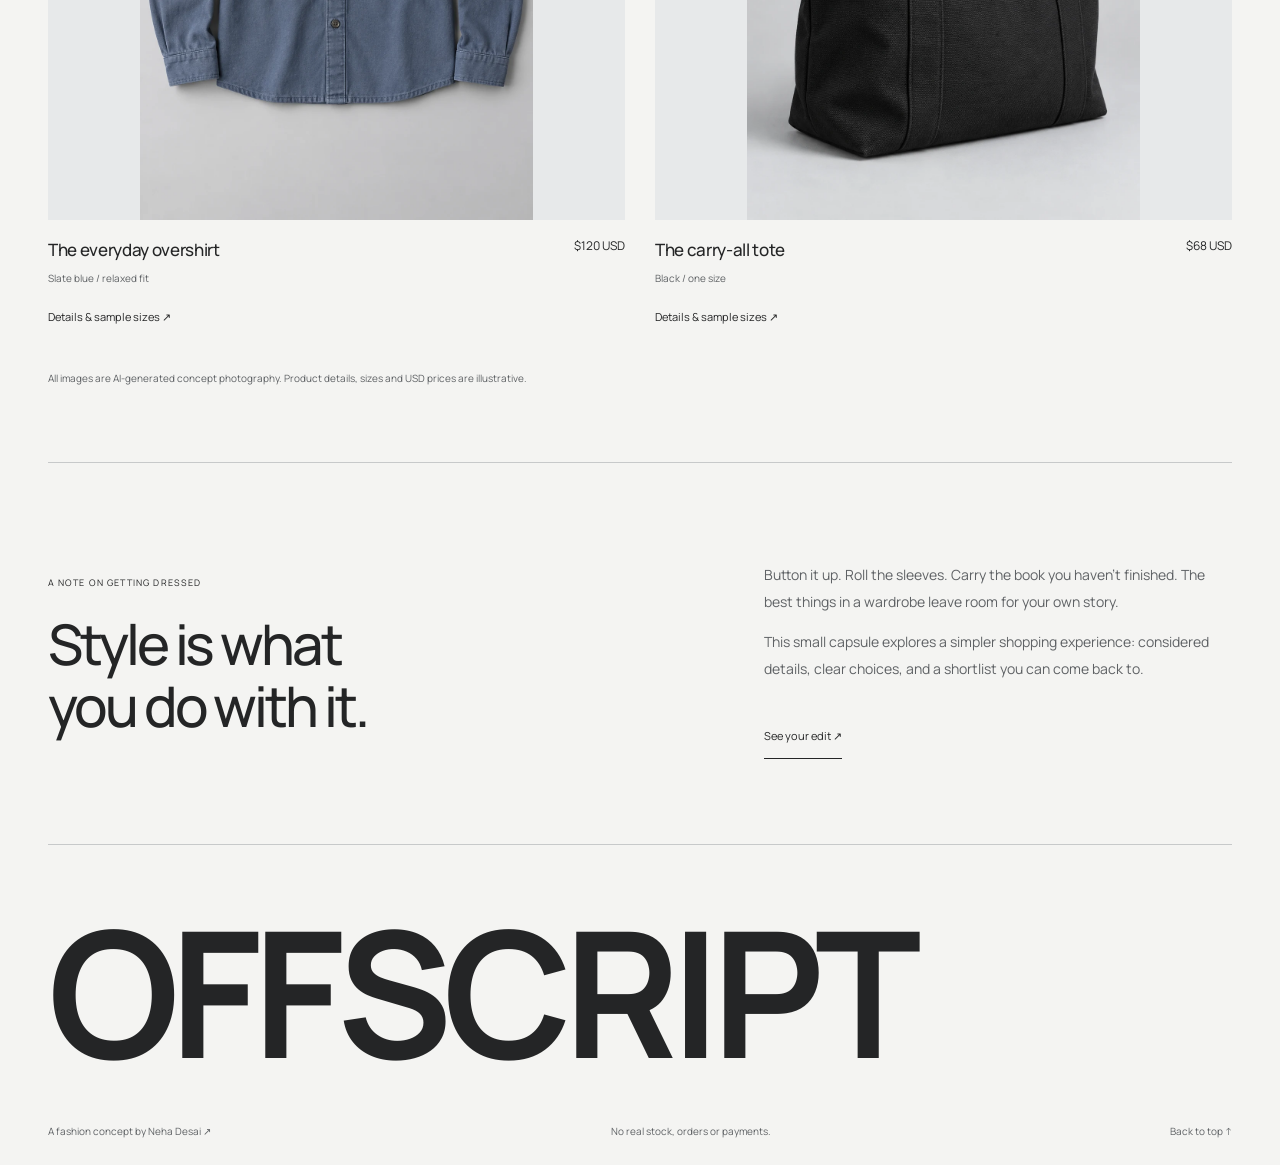
<file: demos/boutique/index.html>
<!doctype html><html lang="en"><head><meta charset="utf-8"><meta name="viewport" content="width=device-width,initial-scale=1"><meta name="theme-color" content="#f4f4f2"><meta name="description" content="Offscript, a fictional fashion capsule with product browsing and a local shortlist."><title>OFFSCRIPT | Everyday, on your terms.</title><link rel="stylesheet" href="styles.css"><script src="script.js" defer></script></head><body><a class="skip" href="#main">Skip to content</a><div class="notice" role="region" aria-label="Concept notice">Fictional fashion concept. Sample products and prices. No purchases.</div><header class="shell"><a class="brand" href="#main">OFFSCRIPT</a><nav aria-label="Main"><a href="#collection">The capsule</a><a href="#notes">Wear it your way</a><button id="open-bag" type="button">Your edit <span id="bag-count">0</span></button></nav></header><main id="main"><section class="hero shell"><div class="hero-copy"><p class="eyebrow">EVERYDAY, ON YOUR TERMS.</p><h1>Less uniform.<br>More you.</h1><p>A small edit for a full life.<br>Easy shapes. Room to move.</p><a href="#collection" class="button">Explore the capsule ↗</a></div><img src="assets/editorial.webp" alt="AI-generated fashion model wearing a slate-blue overshirt with wide-leg charcoal trousers" width="1024" height="1536" fetchpriority="high"></section><section id="collection" class="collection shell"><h2>Two pieces.<br>Your starting point.</h2><p class="sub">Explore our fictional capsule. Choose a size and build your personal edit.</p><div class="toolbar"><div class="filters" role="group" aria-label="Collection category"><button data-filter="all" aria-pressed="true">All pieces</button><button data-filter="clothing" aria-pressed="false">Clothing</button><button data-filter="accessories" aria-pressed="false">Accessories</button></div><label for="search"><span class="sr">Search pieces</span><input id="search" type="search" placeholder="Find your piece"></label></div><p id="results" role="status" class="fine"></p><div id="products" class="products"></div><div id="empty" hidden><h3>No pieces match that search.</h3><button id="reset" class="text-button">Reset collection</button></div><p class="fine">All images are AI-generated concept photography. Product details, sizes and USD prices are illustrative.</p></section><section class="notes shell" id="notes"><div class="notes-title"><span class="eyebrow">A NOTE ON GETTING DRESSED</span><h2>Style is what<br>you do with it.</h2></div><div class="notes-copy"><p>Button it up. Roll the sleeves. Carry the book you haven’t finished. The best things in a wardrobe leave room for your own story.</p><p>This small capsule explores a simpler shopping experience: considered details, clear choices, and a shortlist you can come back to.</p><button class="text-button" id="notes-bag" type="button">See your edit ↗</button></div></section></main><footer class="shell"><div class="footer-brand">OFFSCRIPT</div><div class="footer-links"><a href="../../">A fashion concept by Neha Desai ↗</a><span>No real stock, orders or payments.</span><a href="#main">Back to top ↑</a></div></footer><dialog id="product-dialog" aria-labelledby="product-name"><button class="close" data-close type="button">Close ×</button><div class="product-dialog-grid"><img id="detail-img" src="assets/overshirt.webp" alt="" width="1024" height="1536"><div><span class="eyebrow">THE CAPSULE</span><h2 id="product-name"></h2><p id="product-description"></p><p id="product-price"></p><fieldset><legend>Choose a sample size</legend><div id="sizes"></div></fieldset><p id="size-error" role="alert" hidden>Please choose a size before adding this piece.</p><button id="add-piece" class="button" type="button">Add to your edit +</button><p class="fine">A saved shortlist, not an order. No real stock or checkout.</p><p id="added" role="status" hidden></p></div></div></dialog><dialog id="bag-dialog" aria-labelledby="bag-title"><button class="close" data-close type="button">Close ×</button><h2 id="bag-title">Your edit.</h2><p class="fine">Saved only in this browser. No personal details.</p><div id="bag-lines"></div><div id="bag-empty"><h3>A little room for something good.</h3><p>Add a piece from the capsule to begin.</p><button id="back-collection" class="button" type="button">Explore the pieces ↗</button></div><div id="bag-summary" hidden><p class="total">Sample subtotal <strong id="subtotal"></strong></p><p class="fine">Sample USD prices only. No real tax, shipping or payment.</p><button id="preview-edit" class="button" type="button">Preview style enquiry ↗</button><button id="download-edit" class="text-button" type="button">Download your edit</button><p id="enquiry-note" role="status" tabindex="-1" hidden>Your style enquiry is previewed here only. Nothing has been sent, ordered or charged.</p></div></dialog><noscript><p class="shell">Enable JavaScript for product filters and the local shortlist.</p></noscript></body></html>
</file>
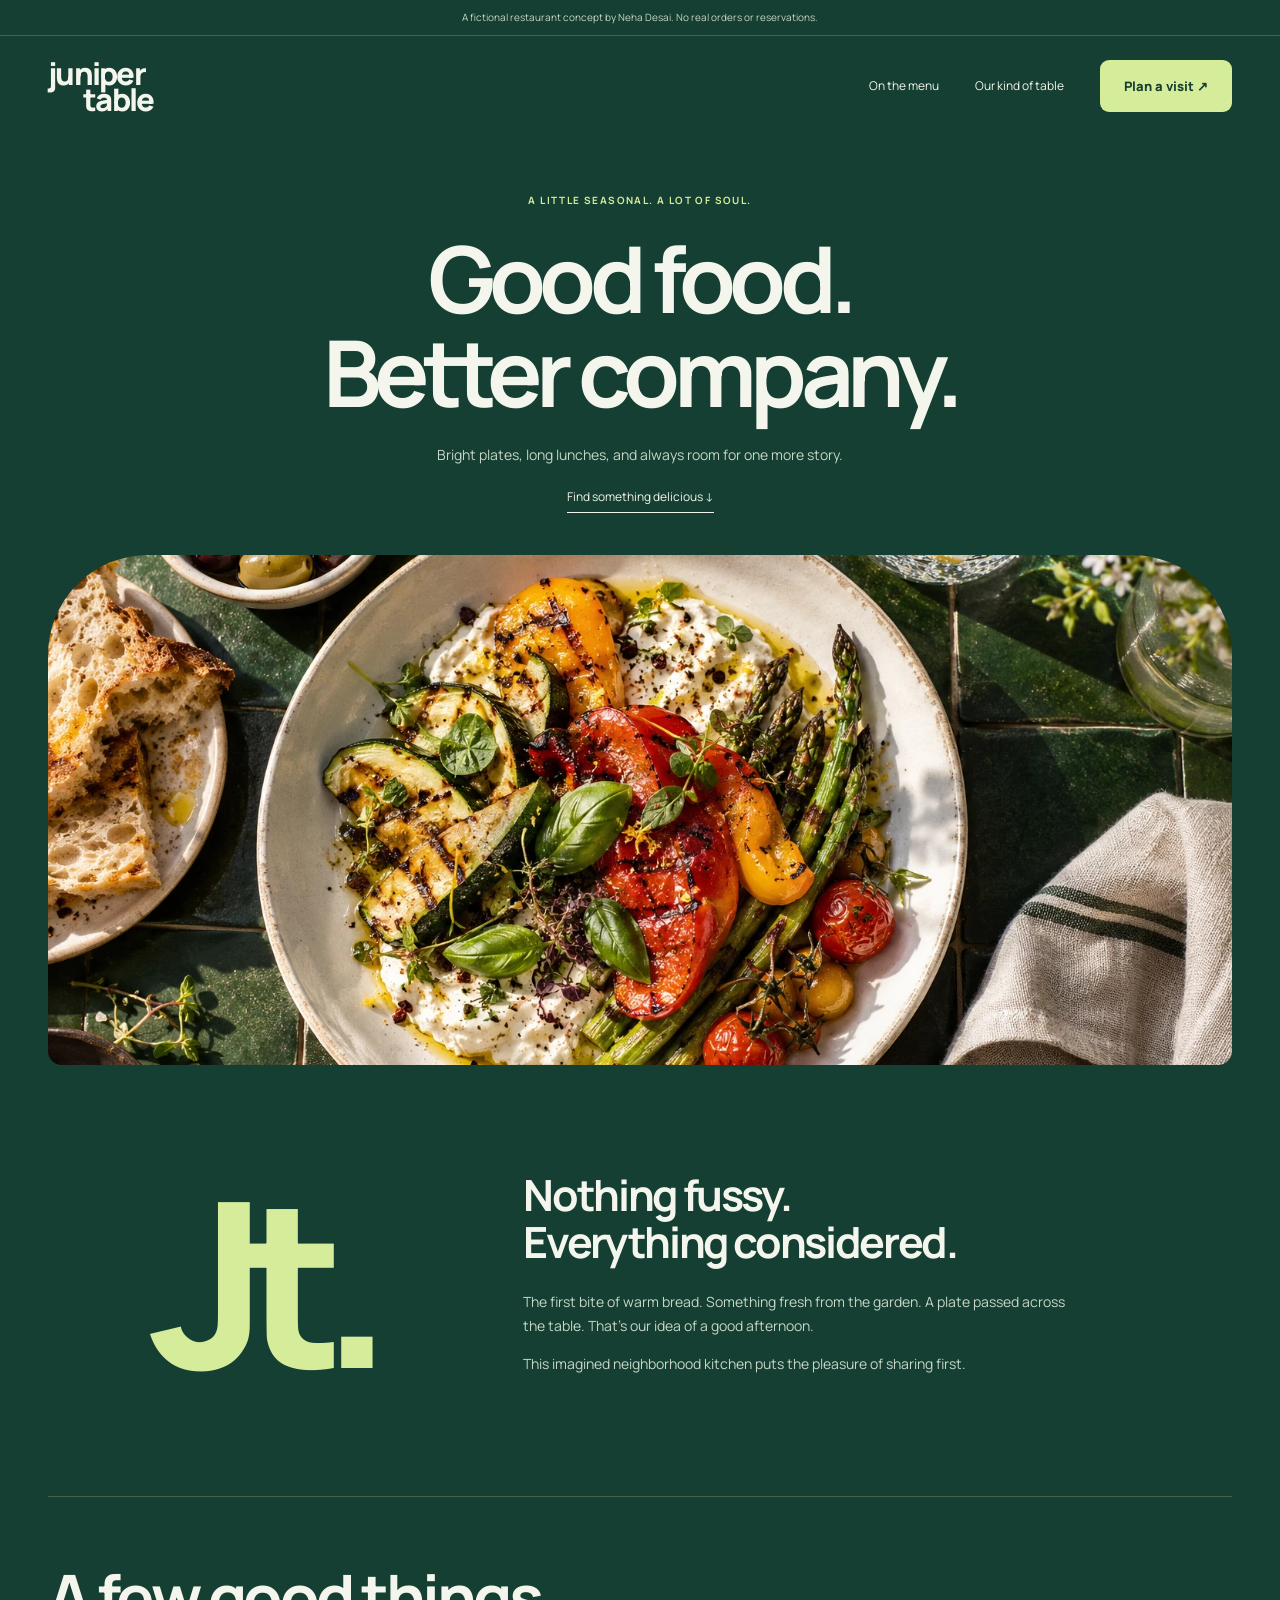
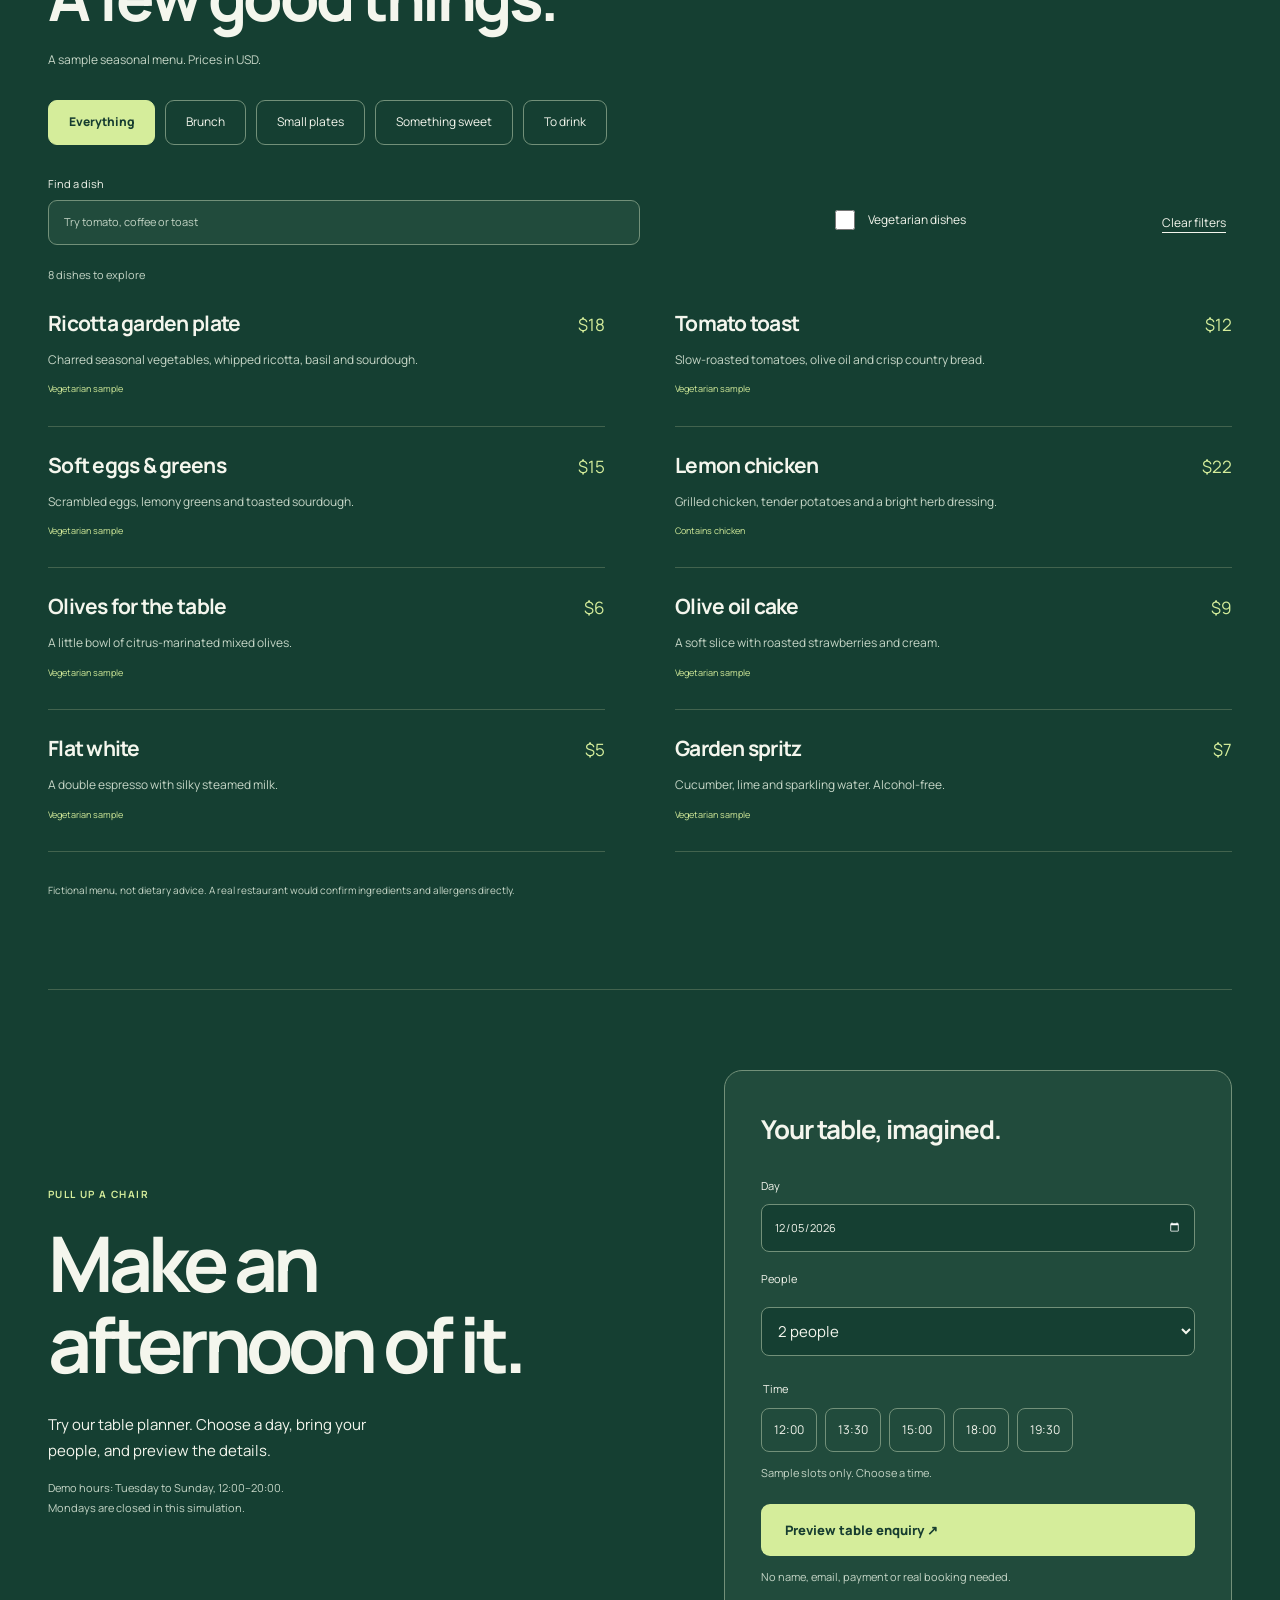
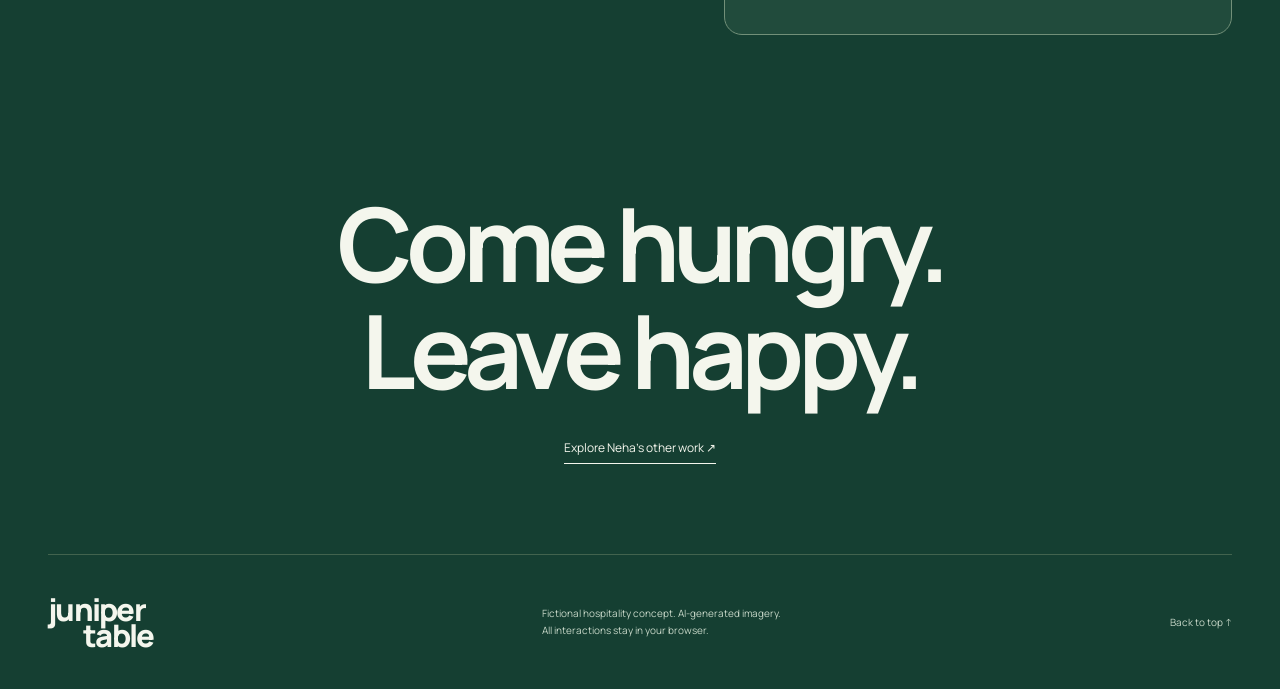
<file: demos/dine/index.html>
<!doctype html><html lang="en"><head><meta charset="utf-8"><meta name="viewport" content="width=device-width,initial-scale=1"><meta name="theme-color" content="#153f32"><meta name="description" content="Juniper Table, a fictional neighborhood restaurant with a filterable menu and local table planner."><title>Juniper Table | Good food. Better company.</title><link rel="stylesheet" href="styles.css"><script src="script.js" defer></script></head><body><a class="skip" href="#main">Skip to content</a><div class="notice">A fictional restaurant concept by Neha Desai. No real orders or reservations.</div><header class="wrap"><a class="brand" href="#main">juniper<span>table</span></a><nav aria-label="Main"><a href="#menu">On the menu</a><a href="#story">Our kind of table</a><a class="button" href="#visit">Plan a visit ↗</a></nav></header><main id="main"><section class="hero wrap"><p class="eyebrow">A LITTLE SEASONAL. A LOT OF SOUL.</p><h1>Good food.<br>Better company.</h1><p>Bright plates, long lunches, and always room for one more story.</p><a href="#menu" class="inline-link">Find something delicious ↓</a><img src="assets/table.webp" alt="AI-generated seasonal vegetables, ricotta, sourdough and olives on a green tiled restaurant table" width="1536" height="1024" fetchpriority="high"></section><section class="story wrap" id="story"><span class="story-mark" aria-hidden="true">Jt.</span><div><h2>Nothing fussy.<br>Everything considered.</h2><p>The first bite of warm bread. Something fresh from the garden. A plate passed across the table. That’s our idea of a good afternoon.</p><p>This imagined neighborhood kitchen puts the pleasure of sharing first.</p></div></section><section id="menu" class="menu wrap" aria-labelledby="menu-title"><div class="menu-head"><h2 id="menu-title">A few good things.</h2><p>A sample seasonal menu. Prices in USD.</p></div><div class="filters" role="group" aria-label="Menu category"><button aria-pressed="true" data-filter="all">Everything</button><button aria-pressed="false" data-filter="brunch">Brunch</button><button aria-pressed="false" data-filter="plates">Small plates</button><button aria-pressed="false" data-filter="sweet">Something sweet</button><button aria-pressed="false" data-filter="drinks">To drink</button></div><div class="menu-tools"><label for="menu-search">Find a dish<input id="menu-search" type="search" placeholder="Try tomato, coffee or toast"></label><label class="check"><input id="vegetarian" type="checkbox"> Vegetarian dishes</label><button id="clear-filters" class="quiet" type="button">Clear filters</button></div><p id="menu-count" class="micro" role="status"></p><div id="menu-list" class="menu-list"></div><div id="empty-menu" hidden><h3>Nothing on this little menu matches.</h3><p>Try another ingredient, or clear your filters.</p></div><p class="allergy-note">Fictional menu, not dietary advice. A real restaurant would confirm ingredients and allergens directly.</p></section><section class="visit wrap" id="visit" aria-labelledby="visit-title"><div class="visit-copy"><p class="eyebrow">PULL UP A CHAIR</p><h2 id="visit-title">Make an<br>afternoon of it.</h2><p>Try our table planner. Choose a day, bring your people, and preview the details.</p><p class="micro">Demo hours: Tuesday to Sunday, 12:00–20:00.<br>Mondays are closed in this simulation.</p></div><form id="table-form" novalidate><h3>Your table, imagined.</h3><label for="visit-date">Day<input id="visit-date" type="date" required aria-describedby="form-error"></label><label for="party">People</label><select id="party"><option value="1">1 person</option><option value="2" selected>2 people</option><option value="3">3 people</option><option value="4">4 people</option><option value="5">5 people</option><option value="6">6 people</option></select><fieldset><legend>Time</legend><div class="times" id="times"><button type="button" data-time="12:00" aria-pressed="false">12:00</button><button type="button" data-time="13:30" aria-pressed="false">13:30</button><button type="button" data-time="15:00" aria-pressed="false">15:00</button><button type="button" data-time="18:00" aria-pressed="false">18:00</button><button type="button" data-time="19:30" aria-pressed="false">19:30</button></div></fieldset><p id="time-help" class="micro" role="status">Sample slots only. Choose a time.</p><p id="form-error" role="alert" hidden></p><button class="button" type="submit">Preview table enquiry ↗</button><p class="micro">No name, email, payment or real booking needed.</p></form></section><section class="closing wrap"><h2>Come hungry.<br>Leave happy.</h2><a href="../../" class="inline-link">Explore Neha’s other work ↗</a></section></main><footer class="wrap"><span class="brand">juniper<span>table</span></span><p>Fictional hospitality concept. AI-generated imagery.<br>All interactions stay in your browser.</p><a href="#main">Back to top ↑</a></footer><dialog id="table-preview" aria-labelledby="preview-title"><button id="close-preview" class="quiet close" type="button">Close ×</button><h2 id="preview-title">A lovely plan.</h2><div id="preview-content"></div><p>This is a local demo. No enquiry has been sent and no table is reserved.</p><button class="button" id="finish-preview" type="button">Finish the preview</button><p id="finished" role="status" tabindex="-1" hidden>Preview complete. Nothing was booked, sent or charged.</p></dialog><noscript><p class="wrap">Enable JavaScript to try menu filters and the local table planner.</p></noscript></body></html>
</file>
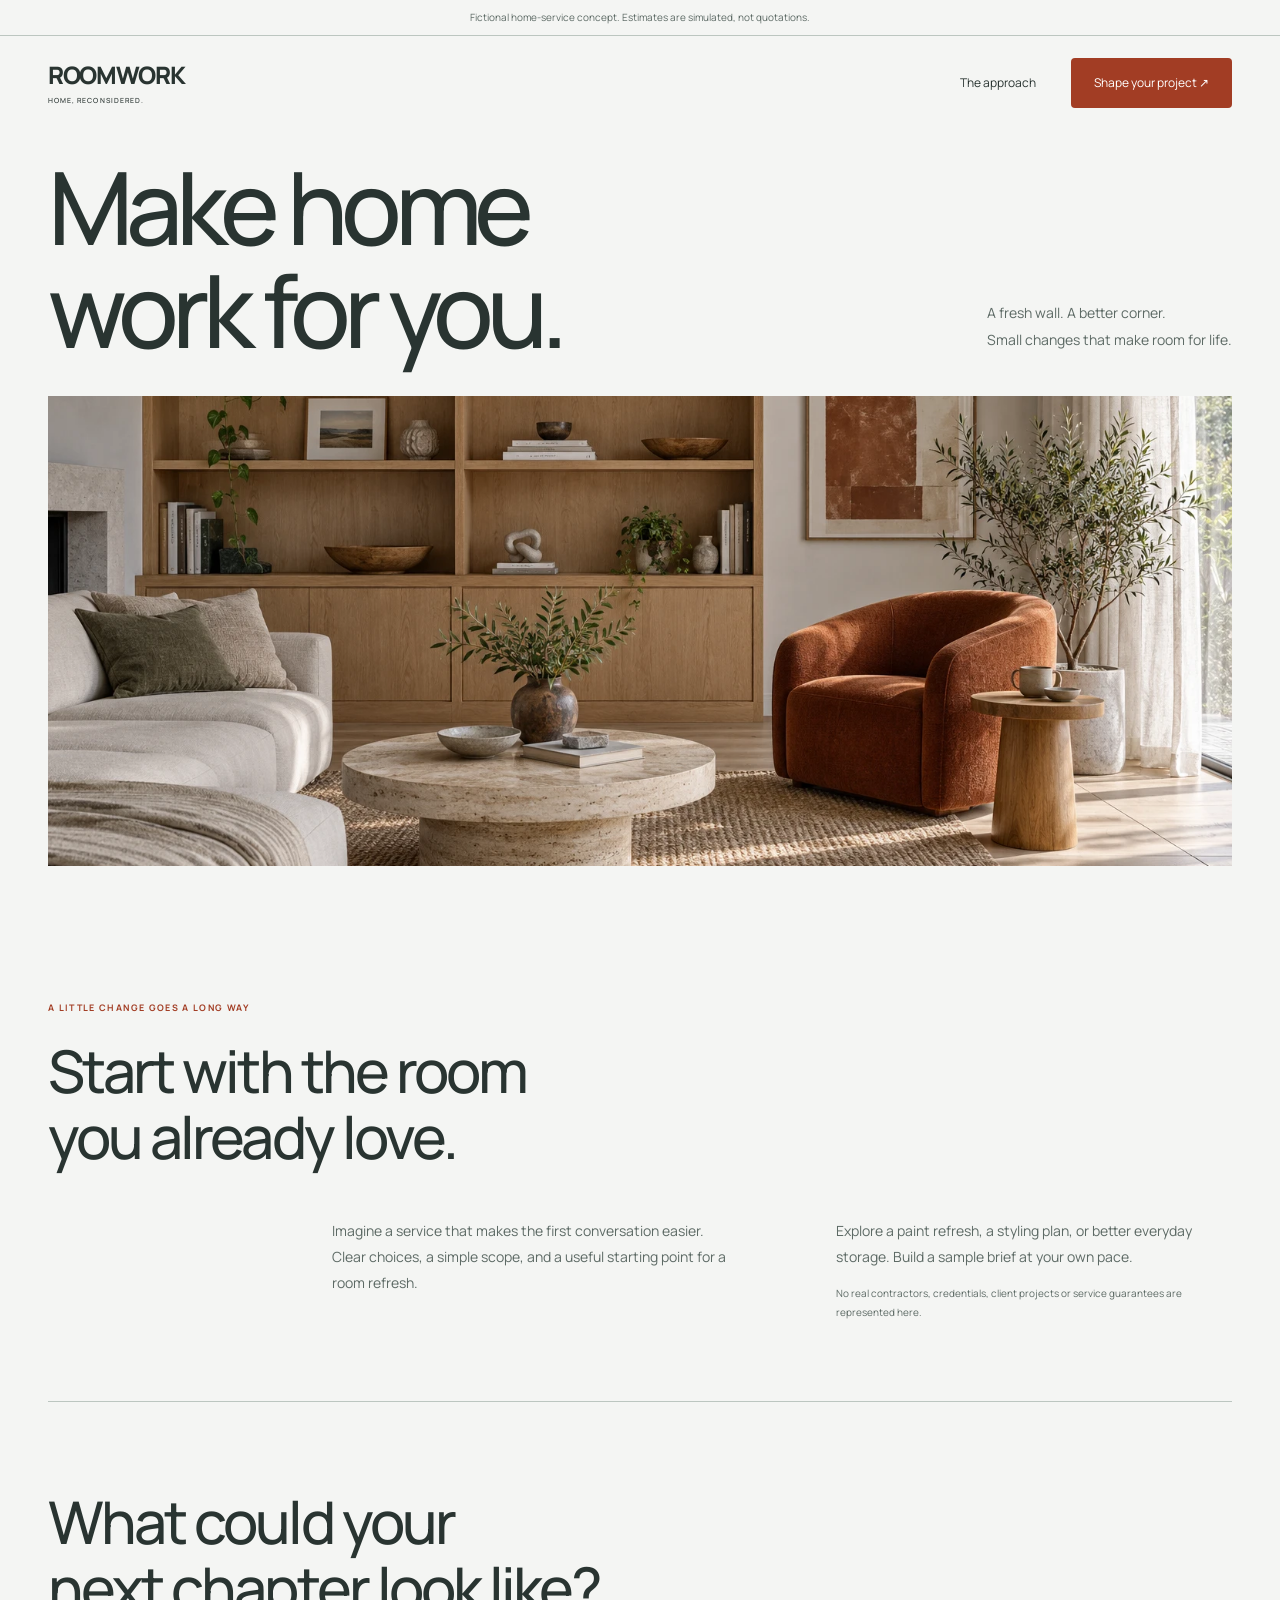
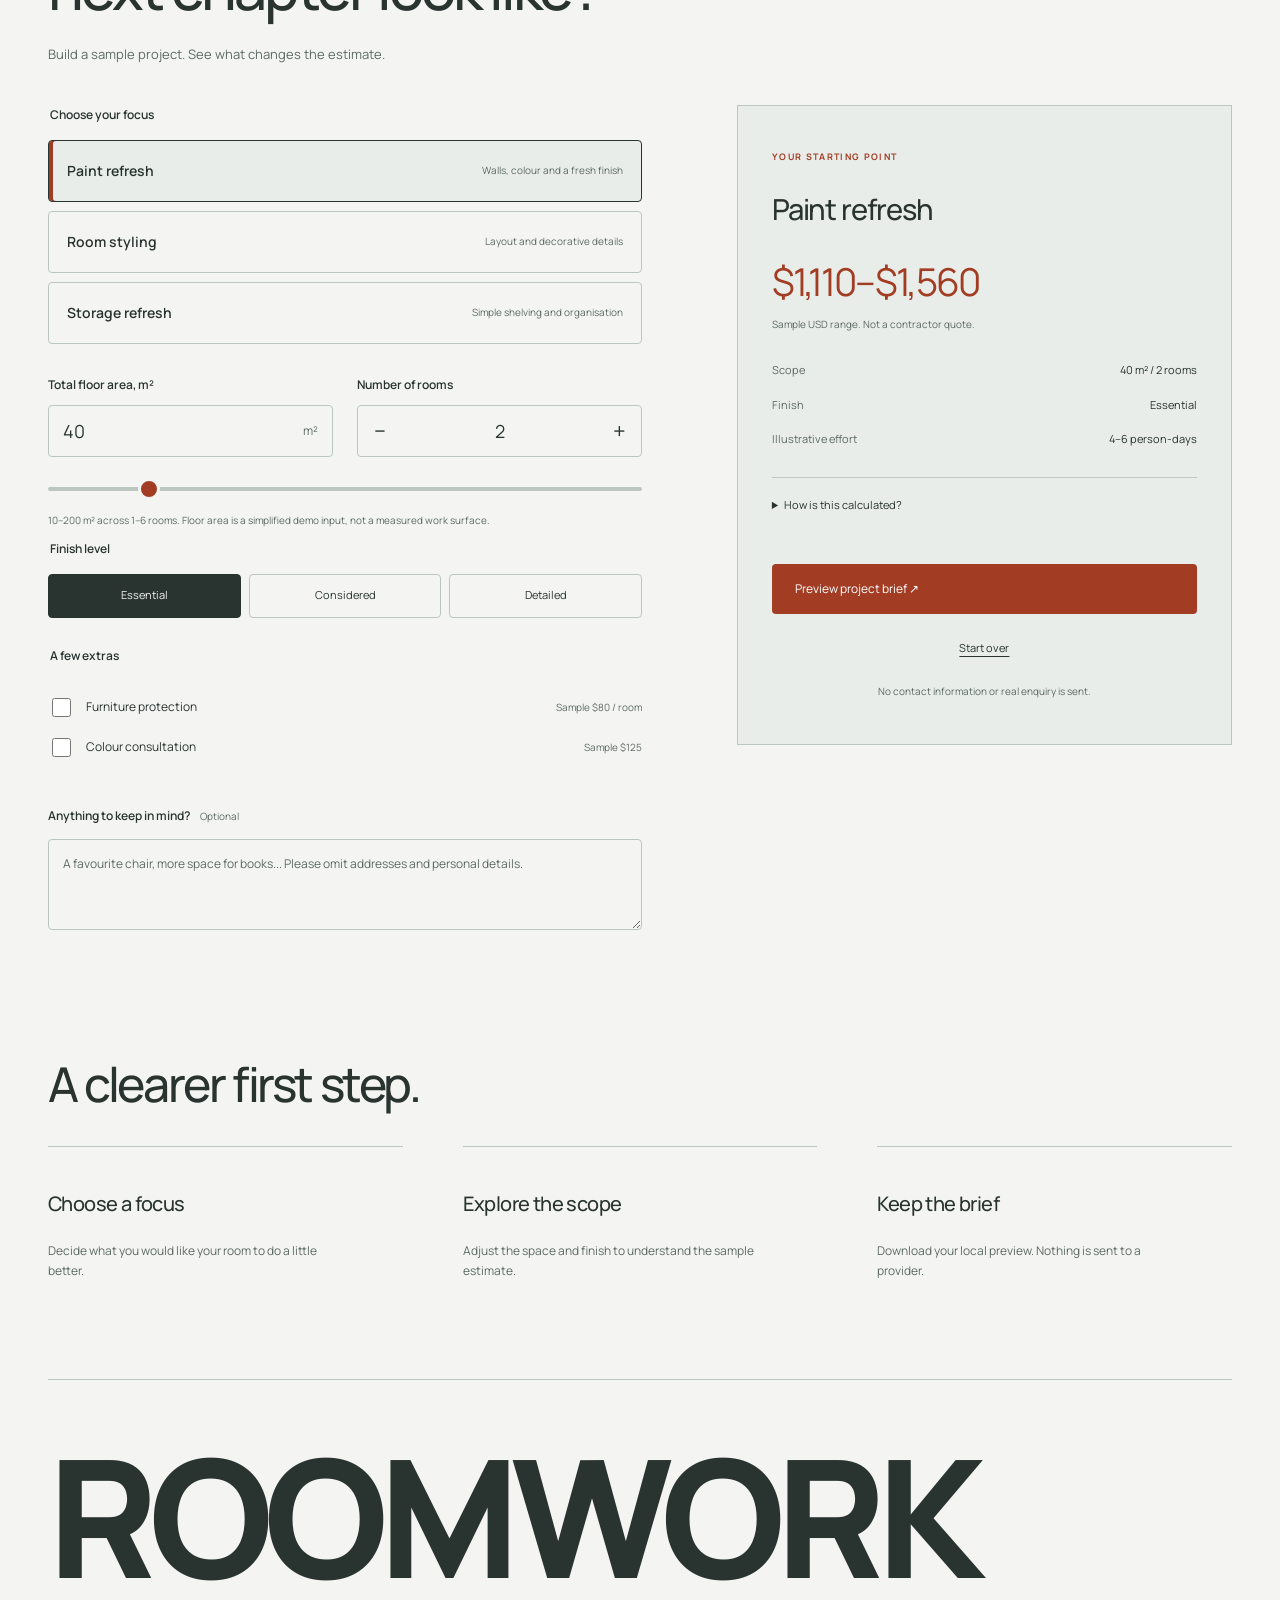
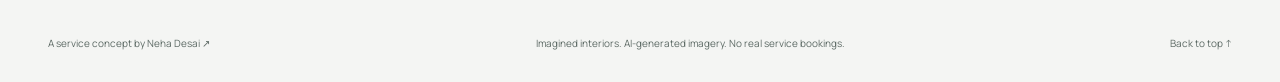
<file: demos/service/index.html>
<!doctype html><html lang="en"><head><meta charset="utf-8"><meta name="viewport" content="width=device-width,initial-scale=1"><meta name="theme-color" content="#f4f5f3"><meta name="description" content="Roomwork, a fictional home refresh service and interactive project estimate planner."><title>Roomwork | Make home work for you.</title><link rel="stylesheet" href="styles.css"><script src="script.js" defer></script></head><body><a class="skip" href="#main">Skip to content</a><div class="notice" role="region" aria-label="Concept notice">Fictional home-service concept. Estimates are simulated, not quotations.</div><header class="shell"><a class="logo" href="#main">ROOMWORK<span>HOME, RECONSIDERED.</span></a><nav aria-label="Main"><a href="#approach">The approach</a><a href="#estimate" class="button">Shape your project ↗</a></nav></header><main id="main"><section class="hero shell"><div class="hero-copy"><h1>Make home<br>work for you.</h1><p>A fresh wall. A better corner.<br>Small changes that make room for life.</p></div><div class="hero-picture"><img src="assets/room.webp" alt="AI-generated living room concept with oak storage, a rust-coloured chair and soft daylight" width="1536" height="1024" fetchpriority="high"></div></section><section class="approach shell" id="approach"><p class="section-label">A LITTLE CHANGE GOES A LONG WAY</p><h2>Start with the room<br>you already love.</h2><div class="approach-grid"><p>Imagine a service that makes the first conversation easier. Clear choices, a simple scope, and a useful starting point for a room refresh.</p><div><p>Explore a paint refresh, a styling plan, or better everyday storage. Build a sample brief at your own pace.</p><p class="fine">No real contractors, credentials, client projects or service guarantees are represented here.</p></div></div></section><section class="estimator shell" id="estimate" aria-labelledby="estimate-title"><h2 id="estimate-title">What could your<br>next chapter look like?</h2><p class="sub">Build a sample project. See what changes the estimate.</p><form id="project-form" novalidate><div class="fields"><fieldset><legend>Choose your focus</legend><div class="scope-options"><button type="button" data-scope="paint" aria-pressed="true"><span>Paint refresh</span><small>Walls, colour and a fresh finish</small></button><button type="button" data-scope="style" aria-pressed="false"><span>Room styling</span><small>Layout and decorative details</small></button><button type="button" data-scope="storage" aria-pressed="false"><span>Storage refresh</span><small>Simple shelving and organisation</small></button></div></fieldset><div class="measurements"><div><label for="area">Total floor area, m²</label><div class="number-field"><input id="area" type="number" min="10" max="200" step="1" value="40" required aria-describedby="input-help project-error"><span>m²</span></div></div><div><label for="rooms">Number of rooms</label><div class="room-stepper"><button id="rooms-less" aria-label="Remove one room" type="button">−</button><output id="rooms">2</output><button id="rooms-more" aria-label="Add one room" type="button">+</button></div></div></div><label class="sr" for="area-slider">Adjust total floor area</label><input id="area-slider" type="range" min="10" max="200" step="1" value="40"><p class="fine" id="input-help">10–200 m² across 1–6 rooms. Floor area is a simplified demo input, not a measured work surface.</p><fieldset><legend>Finish level</legend><div class="finish-options"><button type="button" data-finish="1" aria-pressed="true">Essential</button><button type="button" data-finish="1.25" aria-pressed="false">Considered</button><button type="button" data-finish="1.5" aria-pressed="false">Detailed</button></div></fieldset><fieldset class="extras"><legend>A few extras</legend><label><input type="checkbox" id="protection"> Furniture protection <span>Sample $80 / room</span></label><label><input type="checkbox" id="consultation"> Colour consultation <span>Sample $125</span></label></fieldset><label for="notes">Anything to keep in mind? <span class="optional">Optional</span></label><textarea id="notes" rows="3" maxlength="500" placeholder="A favourite chair, more space for books... Please omit addresses and personal details."></textarea><p id="project-error" role="alert" hidden></p></div><aside class="estimate-card" aria-label="Sample project estimate"><p class="section-label">YOUR STARTING POINT</p><h3 id="scope-name">Paint refresh</h3><p class="range" id="price-range" role="status"></p><p class="fine">Sample USD range. Not a contractor quote.</p><dl><div><dt>Scope</dt><dd id="scope-summary"></dd></div><div><dt>Finish</dt><dd id="finish-summary"></dd></div><div><dt>Illustrative effort</dt><dd id="effort-summary"></dd></div></dl><details><summary>How is this calculated?</summary><p id="formula"></p><p>Fictional rates only. Excludes actual site conditions, taxes, permits and specialist work. A real provider would inspect and quote separately.</p></details><button class="button" type="submit">Preview project brief ↗</button><button class="reset" id="reset-project" type="button">Start over</button><p class="fine">No contact information or real enquiry is sent.</p></aside></form></section><section class="process shell"><h2>A clearer first step.</h2><div><article><h3>Choose a focus</h3><p>Decide what you would like your room to do a little better.</p></article><article><h3>Explore the scope</h3><p>Adjust the space and finish to understand the sample estimate.</p></article><article><h3>Keep the brief</h3><p>Download your local preview. Nothing is sent to a provider.</p></article></div></section></main><footer class="shell"><div class="footer-logo">ROOMWORK</div><div class="footer-row"><a href="../../">A service concept by Neha Desai ↗</a><p>Imagined interiors. AI-generated imagery. No real service bookings.</p><a href="#main">Back to top ↑</a></div></footer><dialog id="brief" aria-labelledby="brief-title"><button id="close-brief" class="close" type="button">Close ×</button><h2 id="brief-title">A fresh start,<br>on paper.</h2><div id="brief-details"></div><p id="brief-notes"></p><p class="fine">This is a fictional project preview. No provider has received it, and no work or payment is agreed.</p><button class="button" id="download-brief" type="button">Download project brief ↓</button><p id="downloaded" role="status" hidden>Your local brief is ready. No enquiry was sent.</p></dialog><noscript><p class="shell">JavaScript is needed for the local estimate planner.</p></noscript></body></html>
</file>
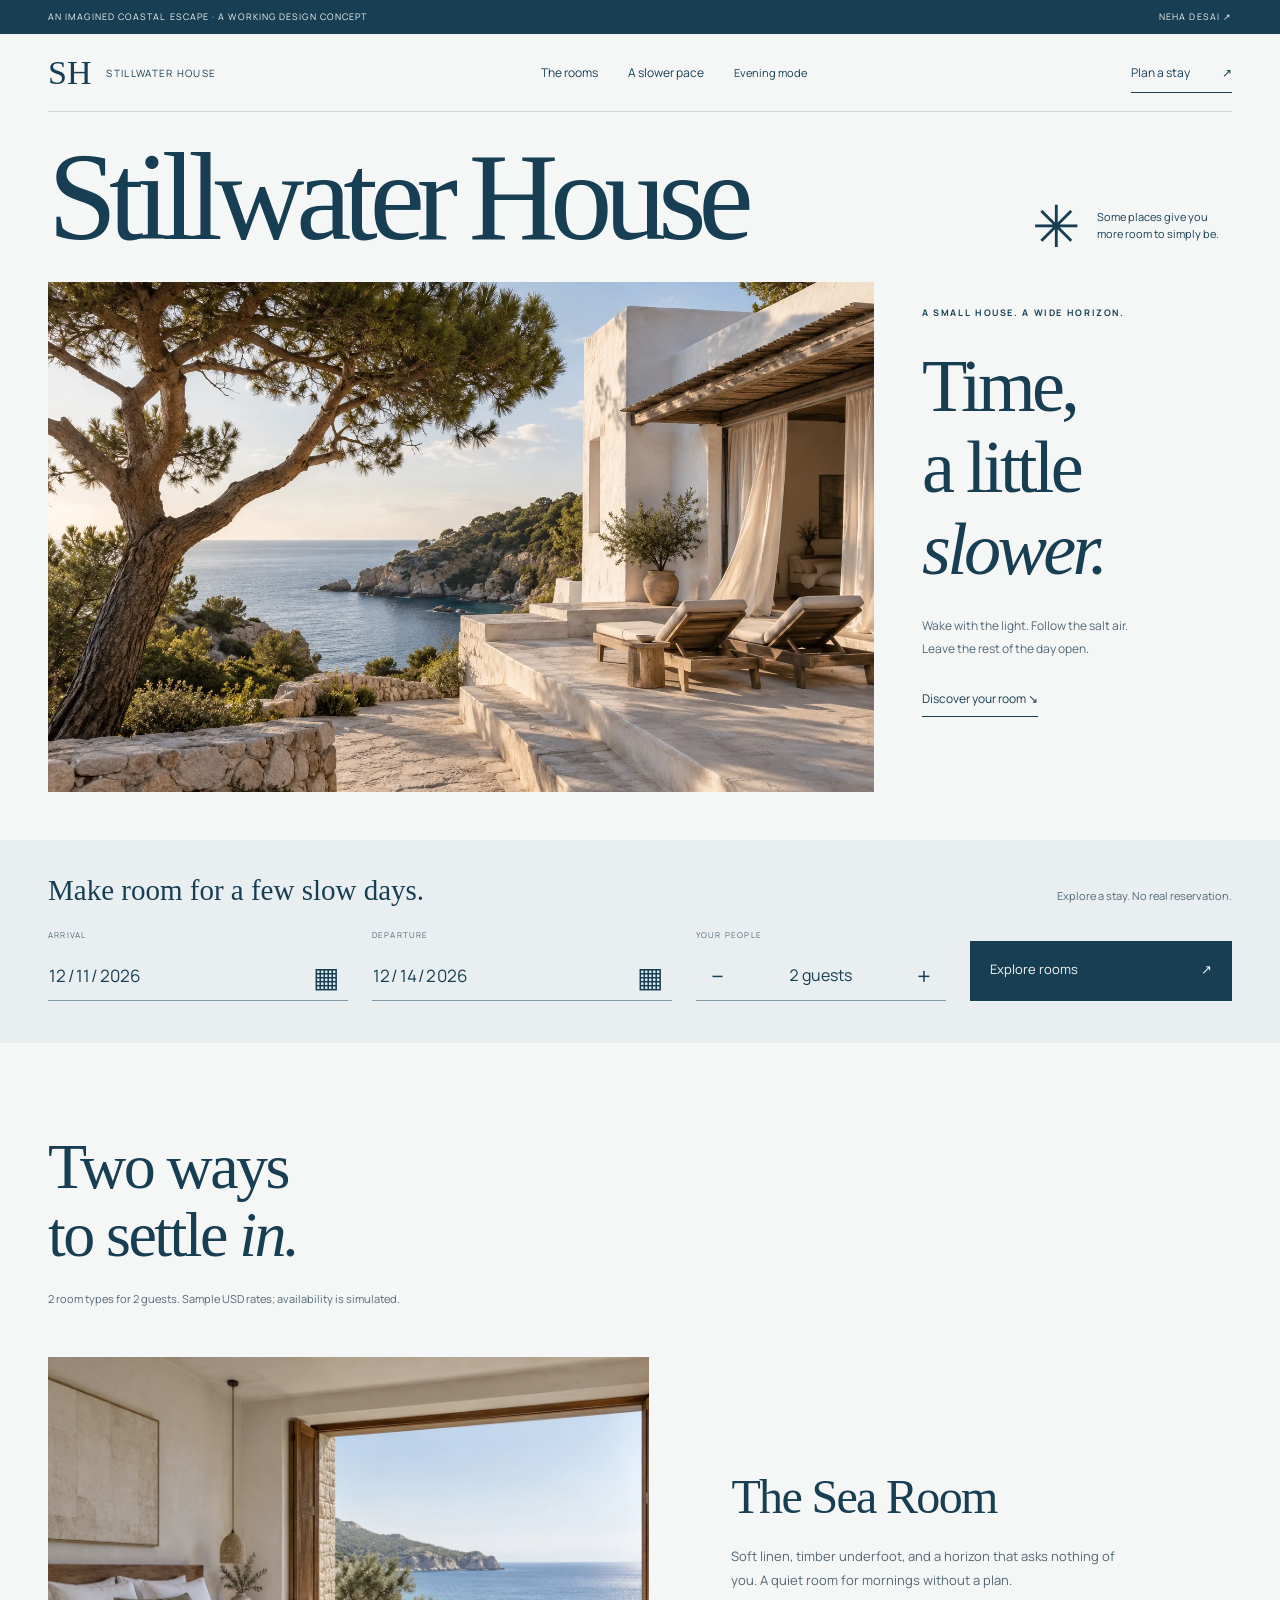
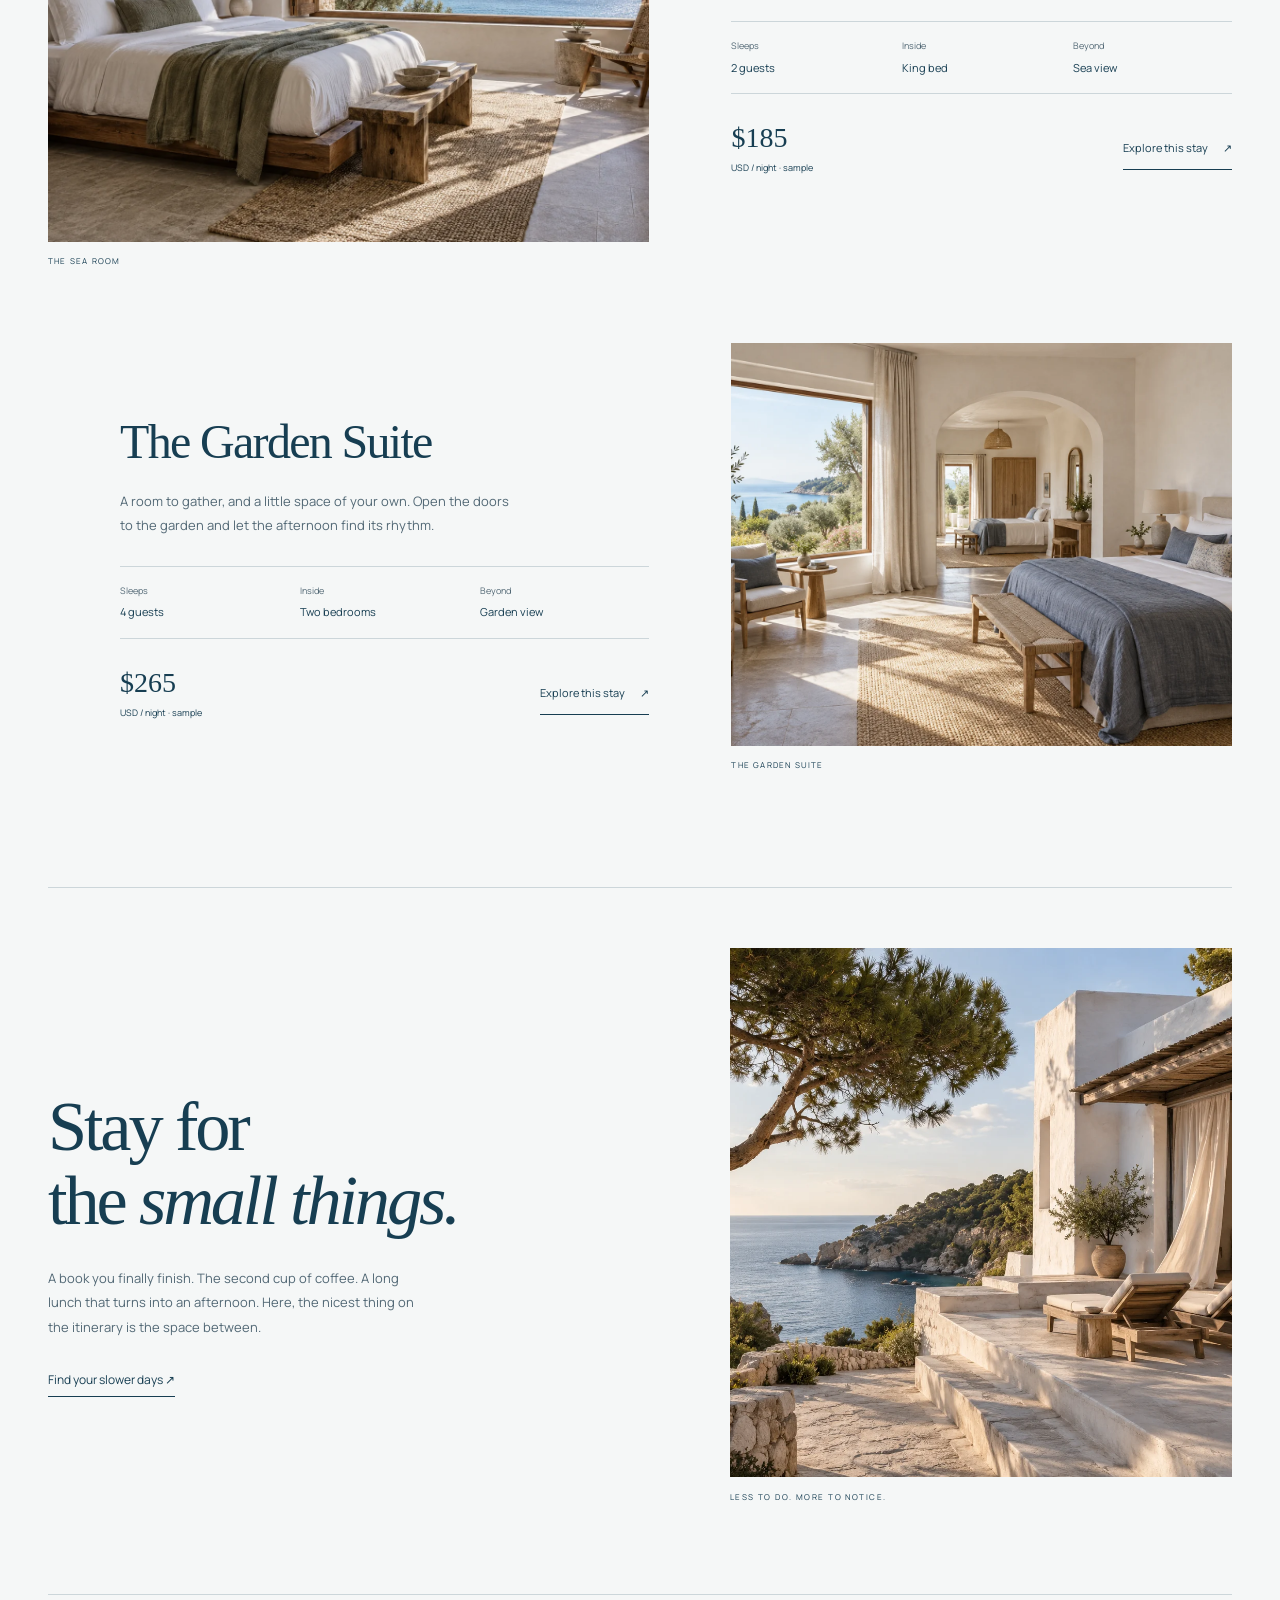
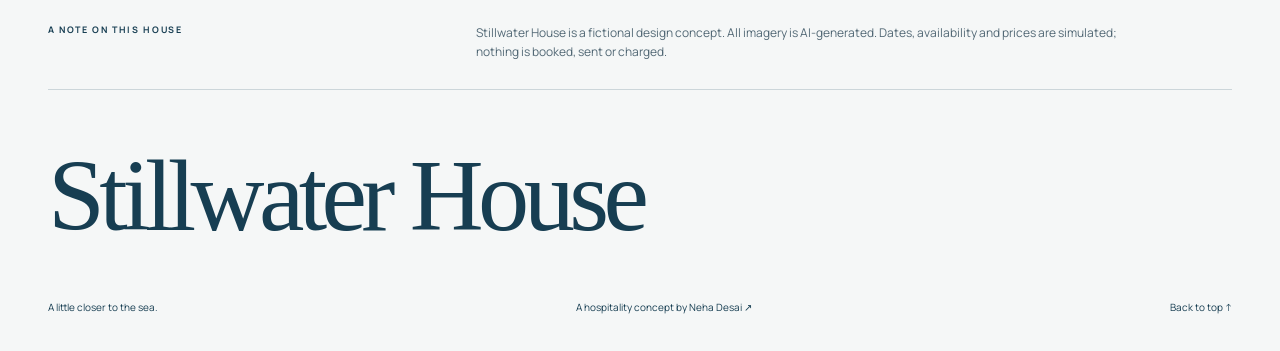
<file: demos/stay/index.html>
<!doctype html>
<html lang="en"><head><meta charset="utf-8"><meta name="viewport" content="width=device-width,initial-scale=1"><meta name="description" content="Stillwater House: a fictional coastal hotel and interactive stay planner by Neha Desai."><meta name="theme-color" content="#173e52"><title>Stillwater House | Time, a little slower.</title><link rel="stylesheet" href="styles.css"><script src="script.js" defer></script></head>
<body><a class="skip" href="#main">Skip to content</a><div class="concept"><span>AN IMAGINED COASTAL ESCAPE · A WORKING DESIGN CONCEPT</span><a href="../../">NEHA DESAI ↗</a></div>
<header class="shell"><nav aria-label="Main"><a class="small-brand" href="#main">SH <span>STILLWATER HOUSE</span></a><div class="navlinks"><a href="#rooms">The rooms</a><a href="#house">A slower pace</a><button id="theme" type="button" aria-label="Switch color theme">Evening mode</button></div><a href="#booking" class="nav-cta">Plan a stay <span aria-hidden="true">↗</span></a></nav></header>
<main id="main"><section class="opening shell" aria-labelledby="hero-title"><div class="masthead"><h1 id="hero-title">Stillwater<span>House</span></h1><div class="mast-note"><span class="sun" aria-hidden="true">✳</span><p>Some places give you<br>more room to simply be.</p></div></div><div class="hero-grid"><figure class="hero-photo"><img src="assets/hero.webp" alt="Imagined whitewashed coastal house and stone terrace overlooking a blue cove" width="1536" height="1024" fetchpriority="high"></figure><aside class="hero-aside"><span class="eyebrow">A SMALL HOUSE. A WIDE HORIZON.</span><h2>Time,<br>a little<br><em>slower.</em></h2><p>Wake with the light. Follow the salt air. Leave the rest of the day open.</p><a href="#rooms" class="text-link">Discover your room <span aria-hidden="true">↘</span></a></aside></div></section>
<section class="planner" id="booking" aria-labelledby="planner-title"><div class="shell"><div class="planner-intro"><h2 id="planner-title">Make room for a few slow days.</h2><p>Explore a stay. No real reservation.</p></div><form id="booking-form" novalidate><div class="date-group"><label for="arrival">ARRIVAL</label><div class="date-control"><input type="date" id="arrival" required aria-describedby="date-error"><button class="calendar-open" data-field="arrival" type="button" aria-label="Open arrival calendar">▦</button></div></div><div class="date-group"><label for="departure">DEPARTURE</label><div class="date-control"><input type="date" id="departure" required aria-describedby="date-error"><button class="calendar-open" data-field="departure" type="button" aria-label="Open departure calendar">▦</button></div></div><div class="guest-group"><label for="guests">YOUR PEOPLE</label><div class="stepper"><button type="button" id="less-guests" aria-label="Remove one guest">−</button><output id="guests" aria-live="polite">2 guests</output><button type="button" id="more-guests" aria-label="Add one guest">+</button></div></div><button class="search-button" type="submit">Explore rooms <span aria-hidden="true">↗</span></button><p id="date-error" class="error" role="alert" hidden></p></form></div></section>
<section class="rooms shell" id="rooms" aria-labelledby="rooms-title"><div class="section-heading"><h2 id="rooms-title">Two ways<br>to settle <em>in.</em></h2><p id="room-results" role="status">Two room types for two guests.<br>Sample rates. Imagined availability.</p></div><article class="room" data-capacity="2"><div class="room-visual"><img src="assets/sea-room.webp" alt="Imagined sea-view bedroom with a low timber bed and soft white linen" width="1536" height="1024" loading="lazy"><span class="photo-index">THE SEA ROOM</span></div><div class="room-copy"><h3>The Sea Room</h3><p>Soft linen, timber underfoot, and a horizon that asks nothing of you. A quiet room for mornings without a plan.</p><dl><div><dt>Sleeps</dt><dd>2 guests</dd></div><div><dt>Inside</dt><dd>King bed</dd></div><div><dt>Beyond</dt><dd>Sea view</dd></div></dl><div class="room-bottom"><p class="rate">$185 <span>USD / night · sample</span></p><button class="choose" data-room="sea" type="button">Explore this stay <span aria-hidden="true">↗</span></button></div></div></article><article class="room room-reverse" data-capacity="4"><div class="room-visual"><img src="assets/garden-suite.webp" alt="Imagined garden suite with connected bedrooms and olive trees beyond the window" width="1536" height="1024" loading="lazy"><span class="photo-index">THE GARDEN SUITE</span></div><div class="room-copy"><h3>The Garden Suite</h3><p>A room to gather, and a little space of your own. Open the doors to the garden and let the afternoon find its rhythm.</p><dl><div><dt>Sleeps</dt><dd>4 guests</dd></div><div><dt>Inside</dt><dd>Two bedrooms</dd></div><div><dt>Beyond</dt><dd>Garden view</dd></div></dl><div class="room-bottom"><p class="rate">$265 <span>USD / night · sample</span></p><button class="choose" data-room="garden" type="button">Explore this stay <span aria-hidden="true">↗</span></button></div></div></article><div id="no-rooms" class="empty" hidden><span class="eyebrow">A LITTLE MORE SPACE</span><h3>Your group needs a bigger house.</h3><p>Our two demo room types accommodate up to four people.</p><button type="button" id="reset-guests">Explore for 2 guests ↗</button></div></section>
<section class="house shell" id="house"><div><h2>Stay for<br>the <em>small things.</em></h2><p>A book you finally finish. The second cup of coffee. A long lunch that turns into an afternoon. Here, the nicest thing on the itinerary is the space between.</p><a class="text-link" href="#booking">Find your slower days ↗</a></div><figure><img src="assets/hero.webp" alt="Fictional shaded terrace and quiet Mediterranean-style cove" width="1536" height="1024" loading="lazy"><figcaption>LESS TO DO. MORE TO NOTICE.</figcaption></figure></section>
<section class="demo-note shell"><span class="eyebrow">A NOTE ON THIS HOUSE</span><p>Stillwater House is a fictional design concept. All imagery is AI-generated. Dates, availability and prices are simulated; nothing is booked, sent or charged.</p></section></main>
<footer class="shell"><div class="footer-name">Stillwater House</div><div class="footer-row"><p>A little closer to the sea.</p><a href="../../">A hospitality concept by Neha Desai ↗</a><button id="back-top" type="button">Back to top ↑</button></div></footer>
<dialog id="calendar" aria-labelledby="calendar-title"><div class="dialog-top"><h2 id="calendar-title">Choose your arrival</h2><button data-close type="button" aria-label="Close calendar">Close ×</button></div><div class="month-nav"><button id="prev-month" type="button" aria-label="Previous month">←</button><h3 id="month-label" aria-live="polite"></h3><button id="next-month" type="button" aria-label="Next month">→</button></div><div class="weekdays" aria-hidden="true"><span>Mo</span><span>Tu</span><span>We</span><span>Th</span><span>Fr</span><span>Sa</span><span>Su</span></div><div class="days" id="calendar-days"></div><p class="fine">You can also type a date into the planner.</p></dialog>
<dialog id="estimate" aria-labelledby="estimate-title"><div class="dialog-top"><span class="eyebrow">YOUR IMAGINED ESCAPE</span><button data-close type="button" aria-label="Close estimate">Close ×</button></div><h2 id="estimate-title">Your slow days.</h2><div id="estimate-content"></div><p class="fine">Sample USD stay charge only. No real taxes, availability, reservation or payment.</p><button id="confirm-demo" class="confirm" type="button">Try the stay preview ↗</button><p id="demo-confirmed" class="success" role="status" tabindex="-1" hidden></p></dialog>
<noscript><p class="shell">JavaScript is needed for the local stay planner. This fictional hotel cannot accept bookings.</p></noscript></body></html>
</file>
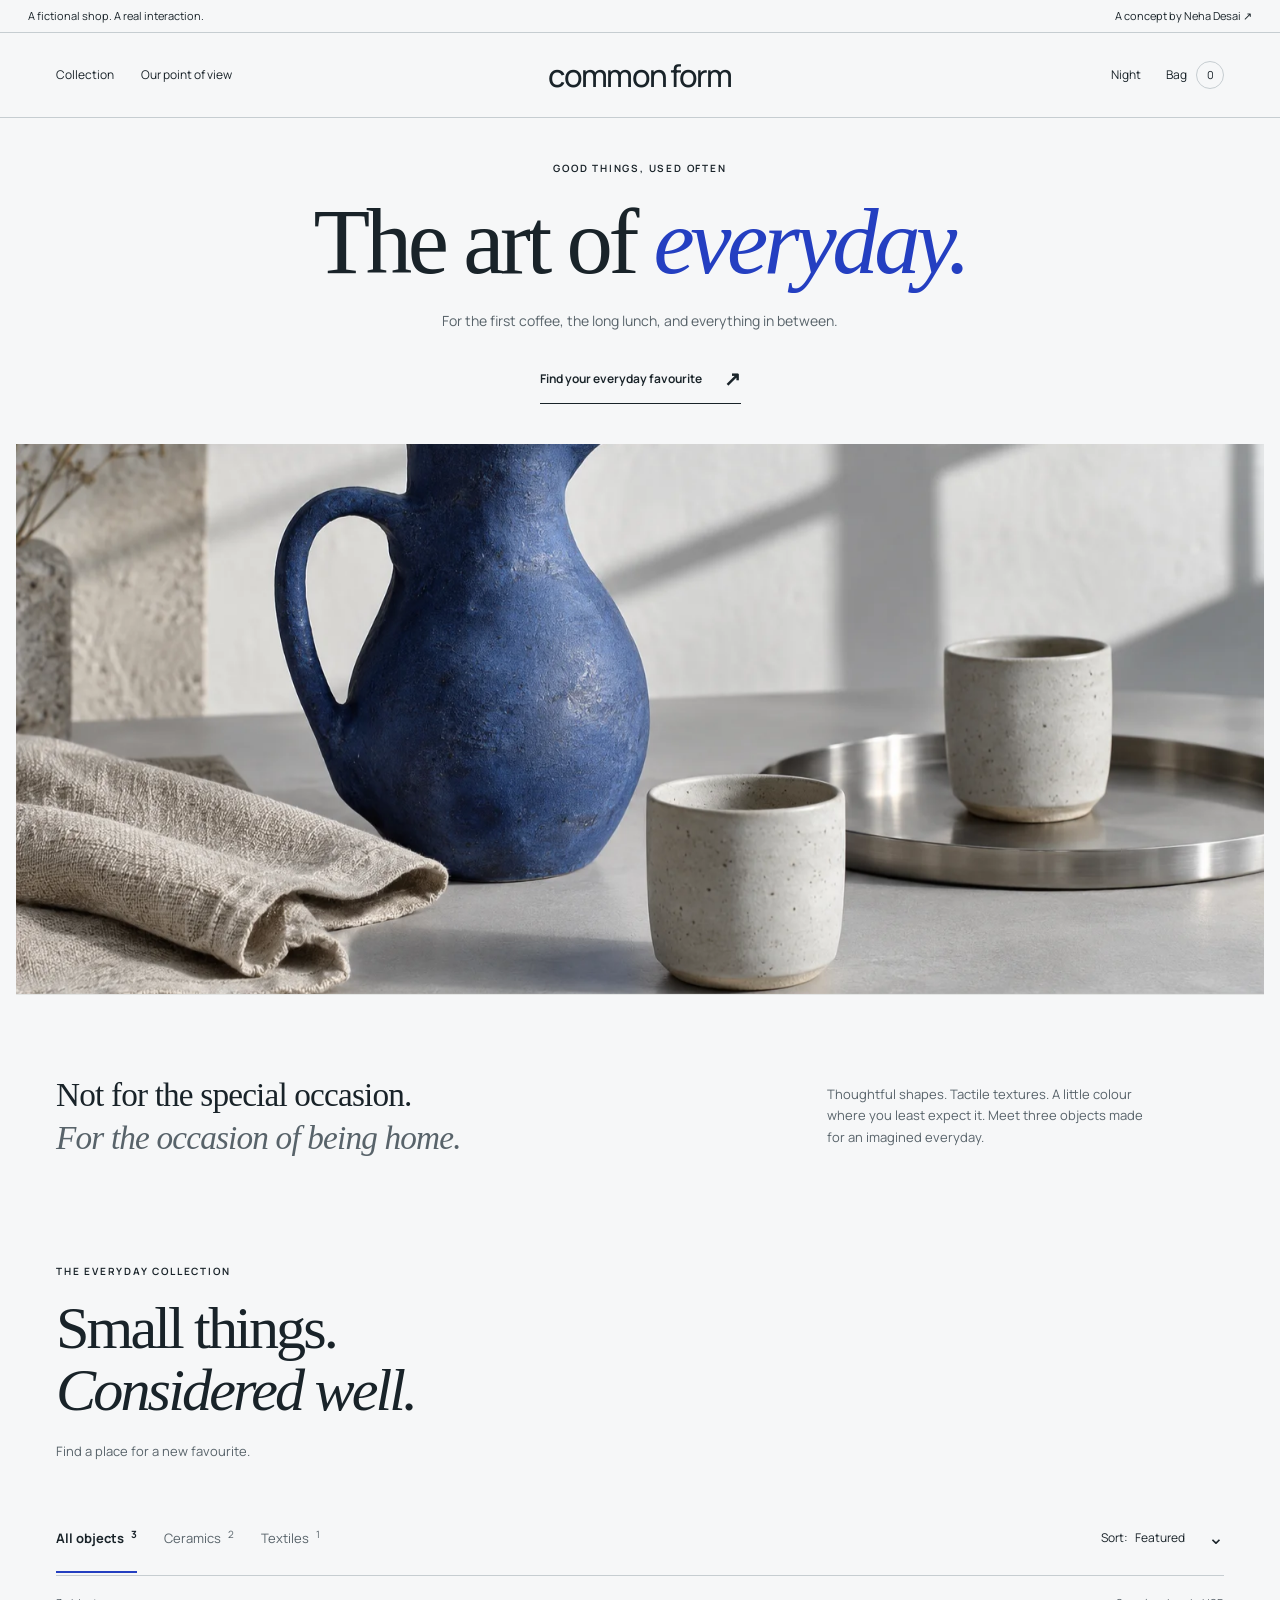
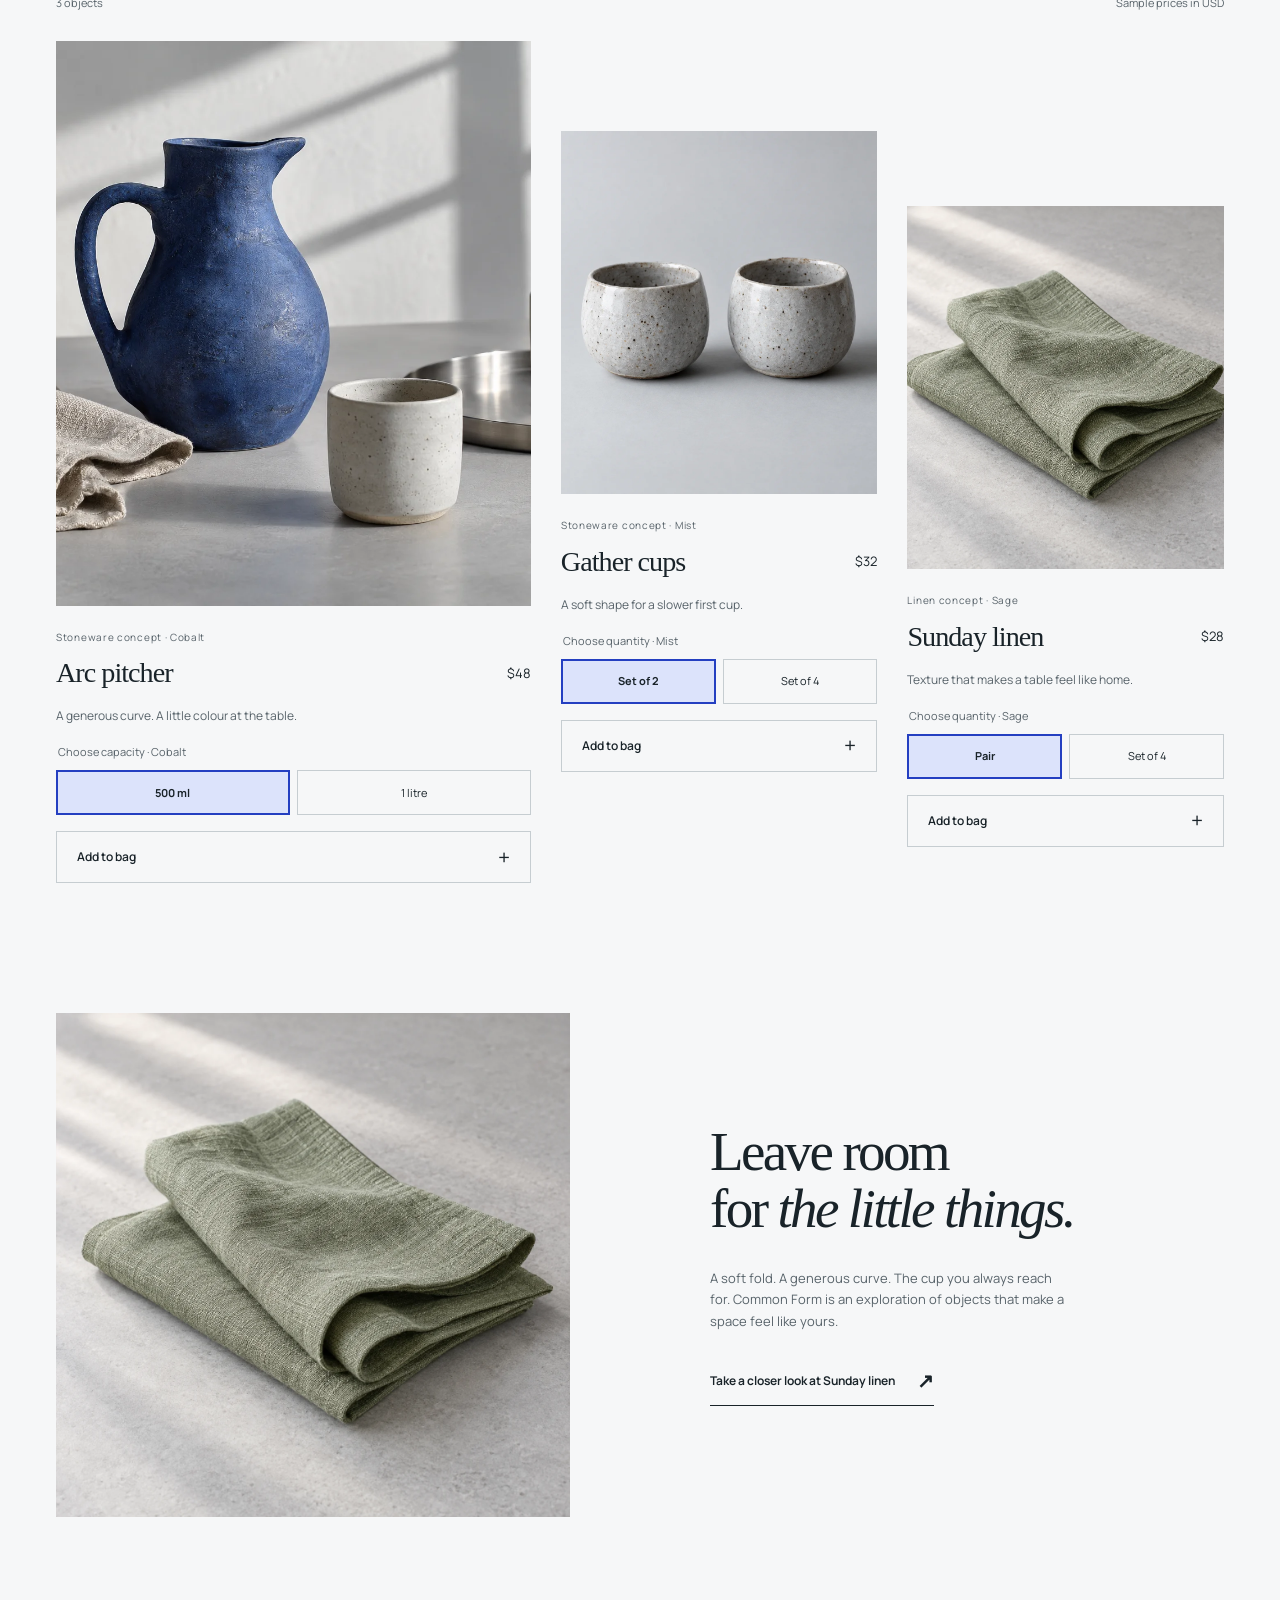
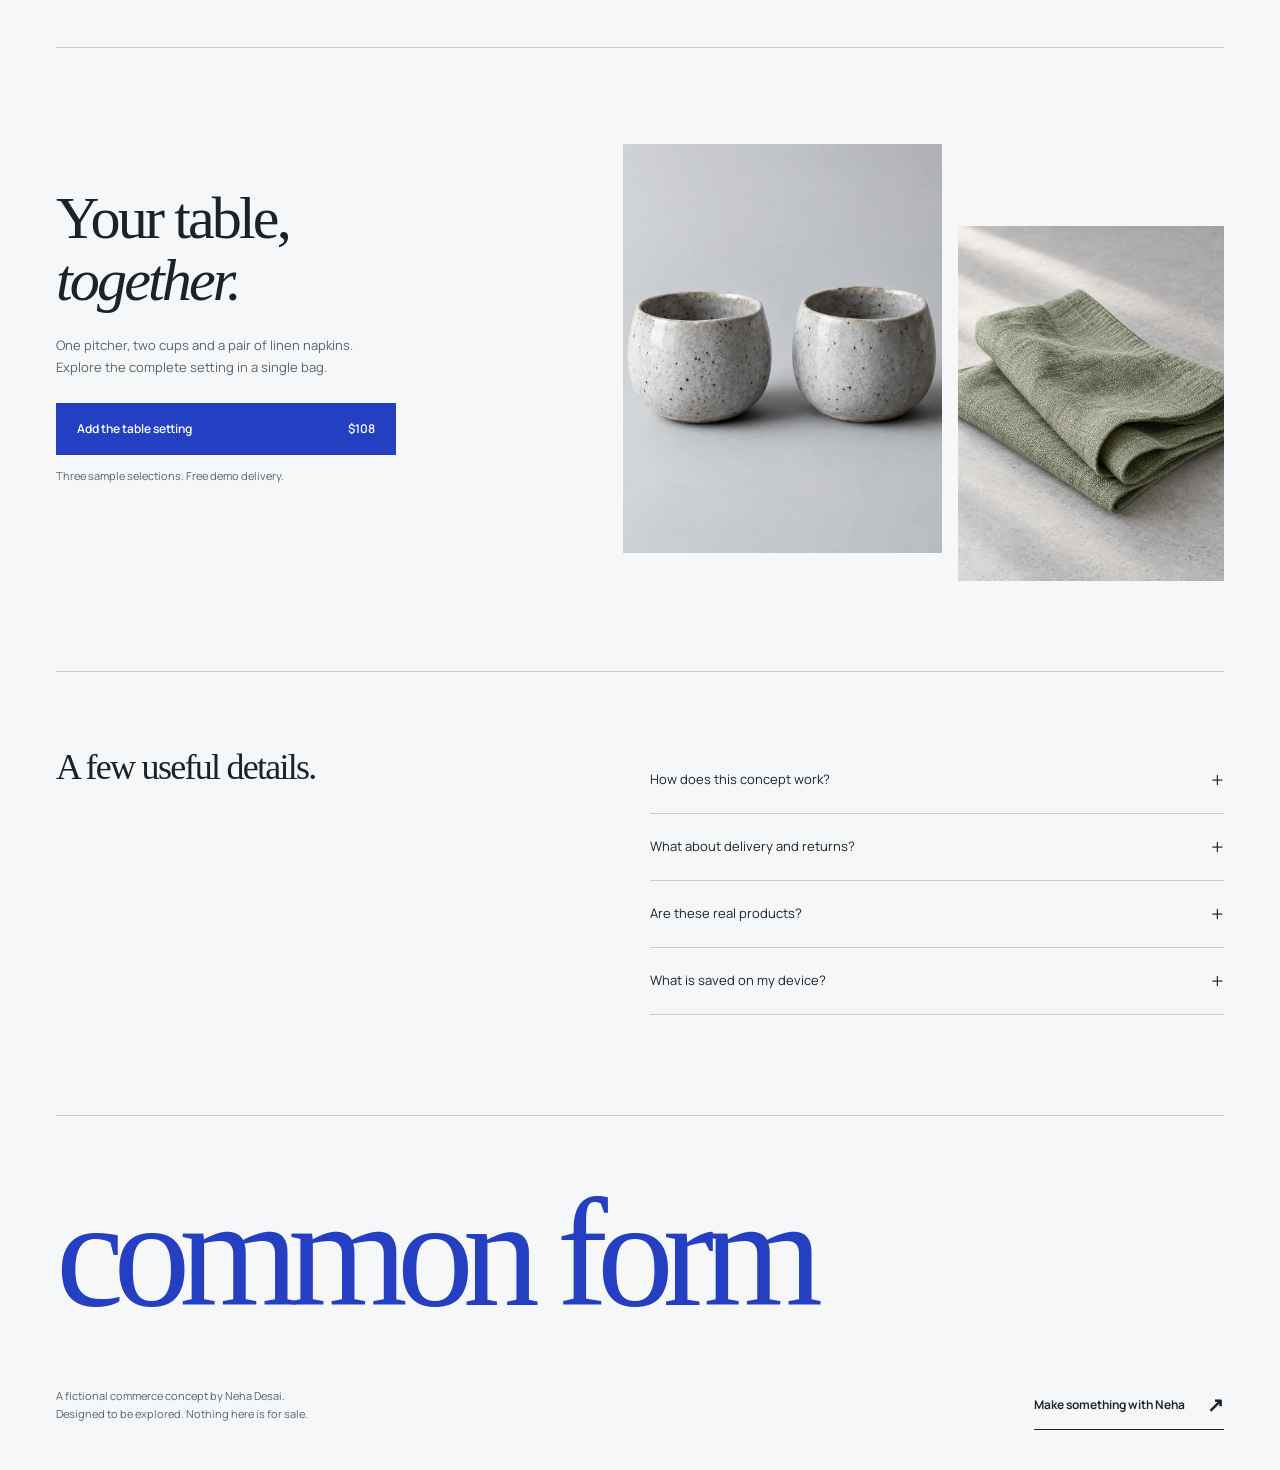
<file: demos/store/index.html>
<!doctype html>
<html lang="en">
<head>
  <meta charset="utf-8"><meta name="viewport" content="width=device-width,initial-scale=1">
  <meta name="description" content="Common Form, an original homeware storefront concept by Neha Desai. Explore objects, choose a size and try a browser-local shopping journey. No real purchases.">
  <meta name="theme-color" content="#f6f7f8"><title>Common Form · The art of everyday</title>
  <link rel="stylesheet" href="styles.css"><script src="script.js" defer></script>
</head>
<body>
<a class="skip" href="#main">Skip to content</a>
<div class="concept-bar"><span>A fictional shop. A real interaction.</span><a href="../../">A concept by Neha Desai <span aria-hidden="true">↗</span></a></div>
<header class="site-header"><nav class="nav wrap" aria-label="Main">
  <div class="nav-left"><a href="#collection">Collection</a><a href="#about">Our point of view</a></div>
  <a class="brand" href="#main" aria-label="Common Form home">common form</a>
  <div class="nav-right"><button class="theme text-button" type="button" aria-label="Switch to dark appearance">Night</button><button class="bag-trigger" type="button" data-open-bag aria-label="Open bag, 0 items">Bag <span class="bag-count">0</span></button></div>
</nav></header>
<main id="main" tabindex="-1">
<section class="hero" aria-labelledby="hero-title">
  <div class="hero-copy wrap"><p class="eyebrow">Good things, used often</p><h1 id="hero-title">The art of <em>everyday.</em></h1><p>For the first coffee, the long lunch, and everything in between.</p><a class="text-link" href="#collection">Find your everyday favourite <span aria-hidden="true">↗</span></a></div>
  <div class="hero-image"><img src="assets/hero.webp" alt="Cobalt pitcher, speckled cups and folded linen in soft window light" width="1536" height="1024" fetchpriority="high"></div>
</section>
<section class="intro wrap" aria-label="Collection introduction"><p>Not for the special occasion.<br><em>For the occasion of being home.</em></p><div>Thoughtful shapes. Tactile textures. A little colour where you least expect it. Meet three objects made for an imagined everyday.</div></section>
<section id="collection" class="collection wrap" aria-labelledby="collection-title">
  <div class="section-heading"><p class="eyebrow">The everyday collection</p><h2 id="collection-title">Small things.<br><em>Considered well.</em></h2><p>Find a place for a new favourite.</p></div>
  <div class="shop-tools"><div class="filters" role="group" aria-label="Filter products"><button type="button" data-filter="all" aria-pressed="true">All objects <span>3</span></button><button type="button" data-filter="ceramics" aria-pressed="false">Ceramics <span>2</span></button><button type="button" data-filter="textiles" aria-pressed="false">Textiles <span>1</span></button></div><details class="sort"><summary>Sort: <span id="sort-label">Featured</span> <span aria-hidden="true">⌄</span></summary><fieldset><legend class="sr-only">Sort products</legend><label><input type="radio" name="sort" value="featured" checked><span>Featured</span></label><label><input type="radio" name="sort" value="low"><span>Starting price: low to high</span></label><label><input type="radio" name="sort" value="high"><span>Starting price: high to low</span></label></fieldset></details></div>
  <div class="collection-meta"><p id="result-count" role="status">3 objects</p><span>Sample prices in USD</span></div>
  <div id="products" class="product-grid"></div>
  <noscript><p>This interactive collection needs JavaScript. It is a fictional portfolio shop; no purchases are available.</p></noscript>
</section>
<section class="editorial wrap" id="about" aria-labelledby="story-title">
  <div class="editorial-image"><img src="assets/linen.webp" alt="Folded sage linen with visible woven texture" width="1254" height="1254" loading="lazy"></div>
  <div class="editorial-copy"><h2 id="story-title">Leave room<br>for <em>the little things.</em></h2><p>A soft fold. A generous curve. The cup you always reach for. Common Form is an exploration of objects that make a space feel like yours.</p><button type="button" class="text-link" data-detail="linen">Take a closer look at Sunday linen <span aria-hidden="true">↗</span></button></div>
</section>
<section class="table-edit wrap" aria-labelledby="table-title"><div><h2 id="table-title">Your table,<br><em>together.</em></h2><p>One pitcher, two cups and a pair of linen napkins. Explore the complete setting in a single bag.</p><button class="primary" id="add-set" type="button">Add the table setting <span>$108</span></button><p class="fine">Three sample selections. Free demo delivery.</p></div><div class="setting-images"><img src="assets/cups.webp" alt="Two speckled handleless cups" width="1254" height="1254" loading="lazy"><img src="assets/linen.webp" alt="Sage linen napkins for the table setting" width="1254" height="1254" loading="lazy"></div></section>
<section class="questions wrap" aria-labelledby="questions-title"><h2 id="questions-title">A few useful details.</h2><div class="question-list"><details><summary>How does this concept work?<span aria-hidden="true">+</span></summary><p>Explore fictional products, choose a size, edit your bag and complete a local checkout demonstration. No actual order is placed and no payment or personal information is collected.</p></details><details><summary>What about delivery and returns?<span aria-hidden="true">+</span></summary><p>The demo uses sample delivery of $8, or $0 for bags of $100 or more. These are interface examples, not shipping or return policies for a real business. There is no real inventory or tax calculation.</p></details><details><summary>Are these real products?<span aria-hidden="true">+</span></summary><p>No. Common Form is a fictional brand and all photographs are original AI-generated product concepts. Descriptions, sizes and USD prices are illustrative. No material, manufacturing or sustainability claims have been verified.</p></details><details><summary>What is saved on my device?<span aria-hidden="true">+</span></summary><p>Your demo bag and appearance preference stay in this browser when storage is available. You can clear the bag at any time. No data is sent to a shop, Shopify or a payment service.</p></details></div></section>
<footer class="footer wrap"><a class="footer-brand" href="#main">common form</a><div class="footer-bottom"><p>A fictional commerce concept by Neha Desai.<br>Designed to be explored. Nothing here is for sale.</p><a class="text-link" href="mailto:nehadesai924117@gmail.com?subject=Commerce%20website%20project">Make something with Neha <span aria-hidden="true">↗</span></a></div></footer>
</main>
<button class="mobile-bag" type="button" data-open-bag hidden><span>View your bag · <span class="bag-count">0</span></span><span id="mobile-total">$0</span></button>
<p class="sr-only" id="announcement" role="status" aria-live="polite"></p>
<dialog id="product-dialog" class="product-dialog" aria-labelledby="detail-title"><button type="button" class="dialog-close" data-close aria-label="Close product details">Close <span aria-hidden="true">×</span></button><div id="product-detail"></div></dialog>
<dialog id="bag-dialog" class="bag-dialog" aria-labelledby="bag-title"><div class="bag-shell"><header class="bag-heading"><div><p class="eyebrow" id="bag-kicker">Your selections</p><h2 id="bag-title">The good things.</h2></div><button type="button" class="dialog-close" data-close aria-label="Close bag">Close <span aria-hidden="true">×</span></button></header><div id="bag-content" class="bag-content"></div><div id="bag-footer" class="bag-footer"></div></div></dialog>
</body></html>
</file>
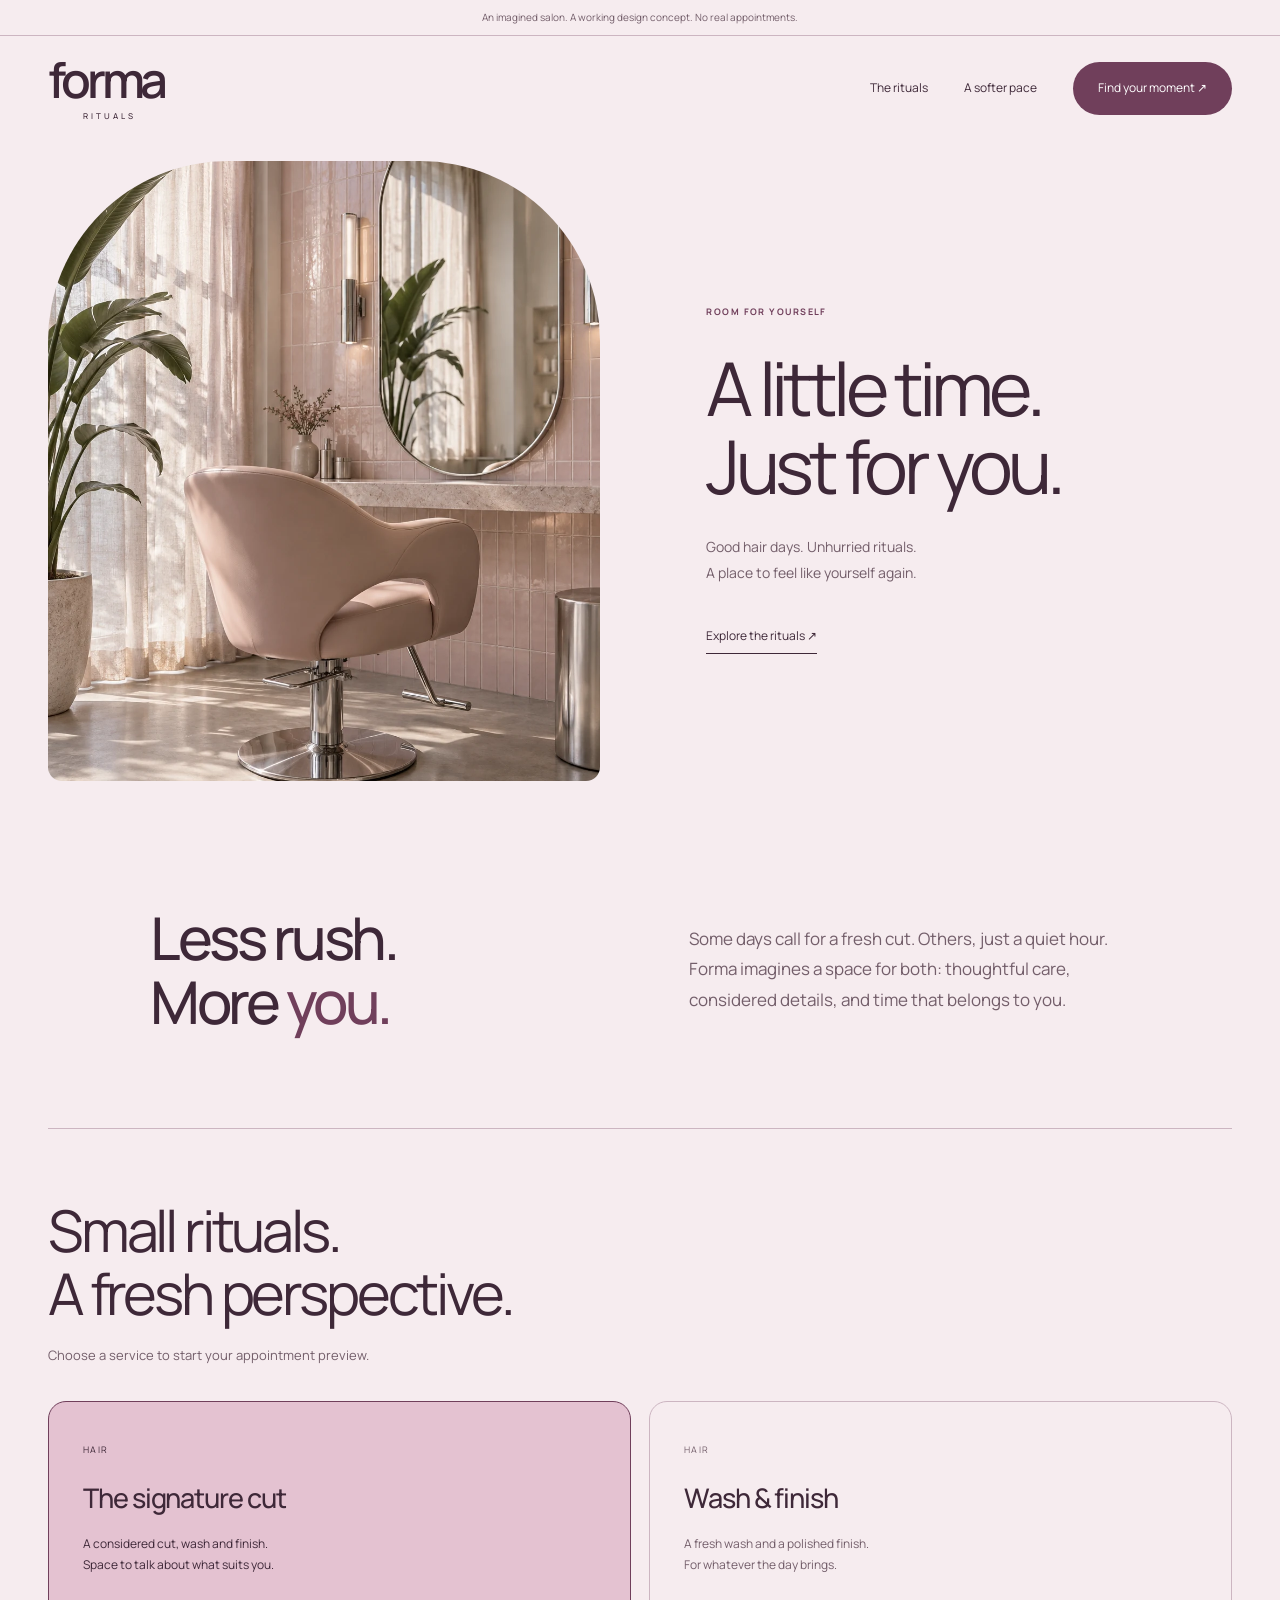
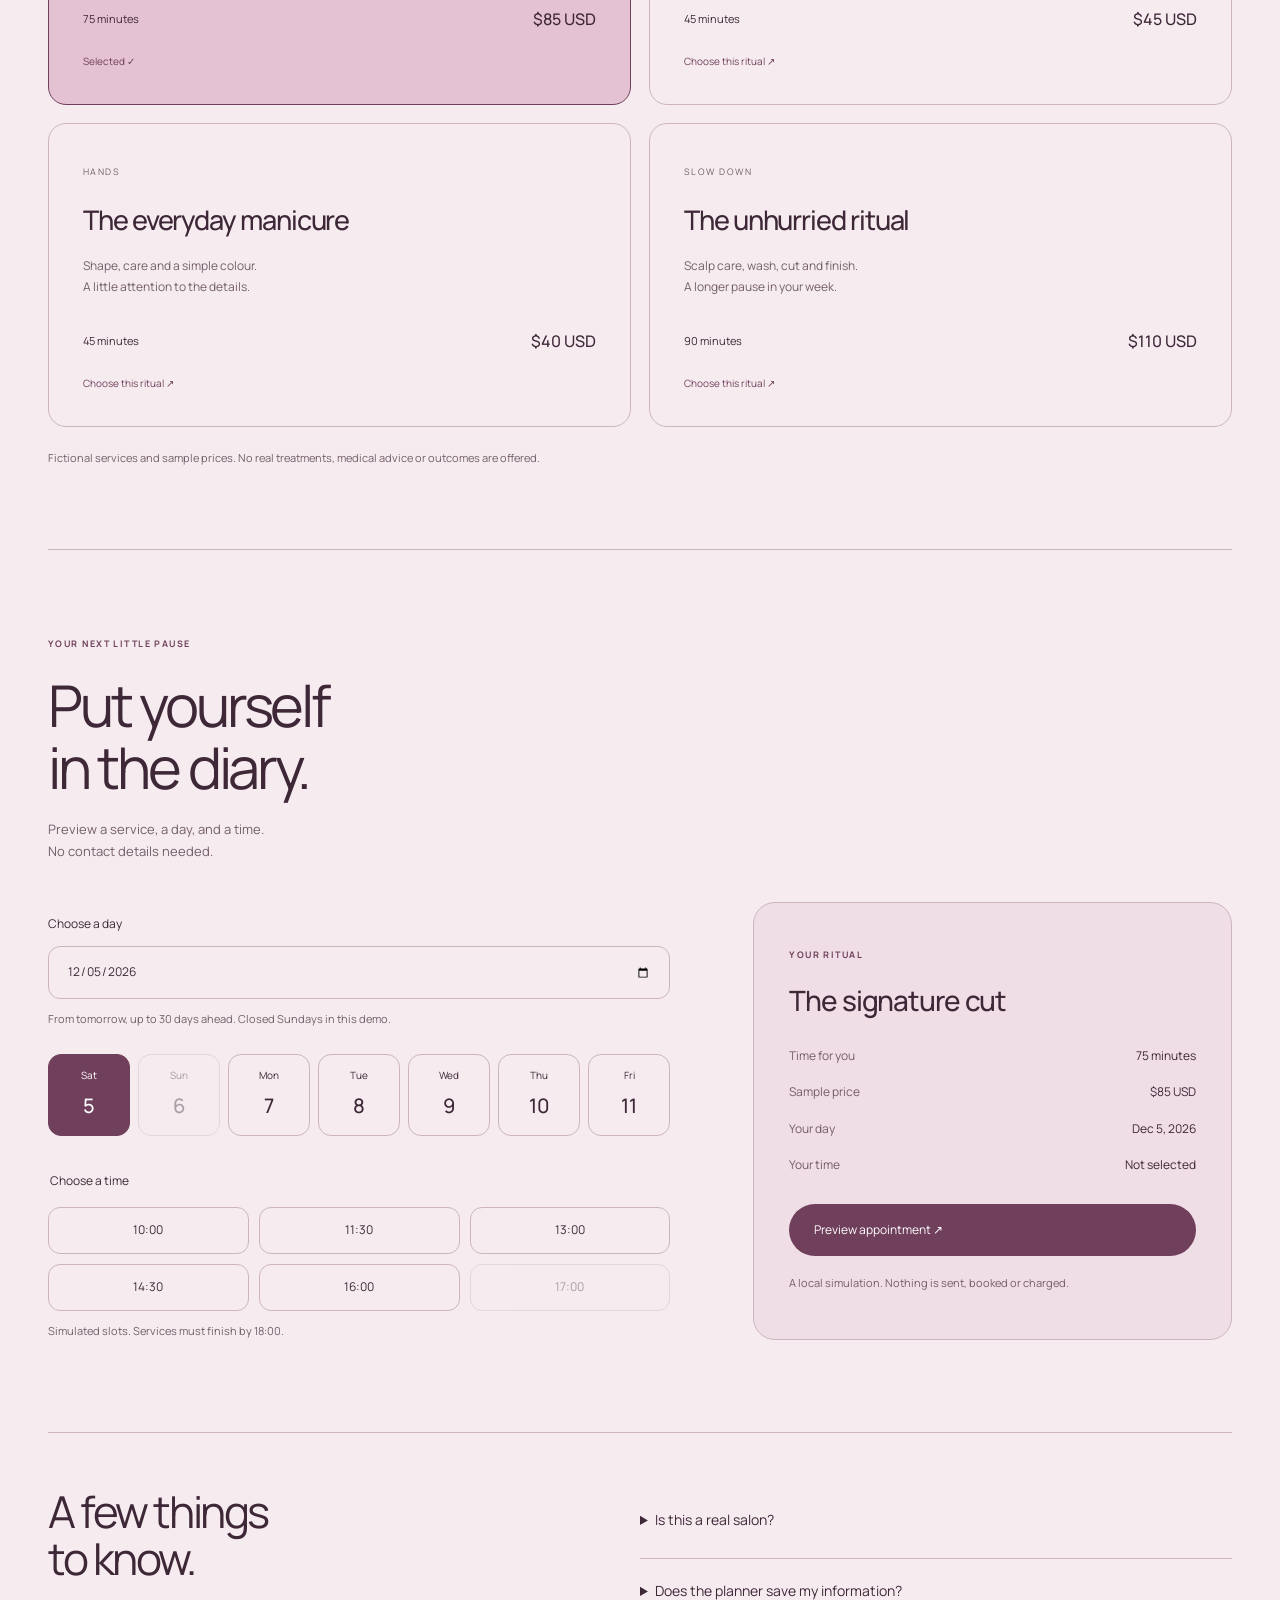
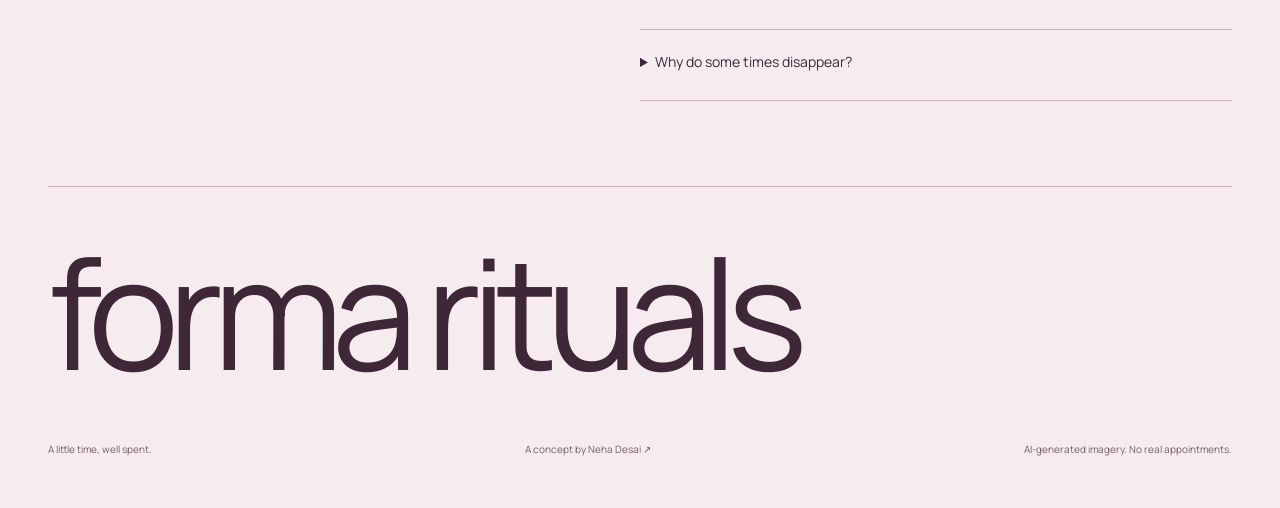
<file: demos/wellness/index.html>
<!doctype html><html lang="en"><head><meta charset="utf-8"><meta name="viewport" content="width=device-width,initial-scale=1"><meta name="theme-color" content="#f6ecef"><meta name="description" content="Forma Rituals is a fictional salon concept with an interactive, browser-local appointment planner."><title>Forma Rituals | A little time for you.</title><link rel="stylesheet" href="styles.css"><script src="script.js" defer></script></head><body><a href="#main" class="skip">Skip to content</a><div class="concept" role="region" aria-label="Concept notice">An imagined salon. A working design concept. No real appointments.</div><header class="shell"><a class="logo" href="#main">forma<span>RITUALS</span></a><nav aria-label="Main"><a href="#rituals">The rituals</a><a href="#about">A softer pace</a><a href="#planner" class="button">Find your moment ↗</a></nav></header><main id="main"><section class="hero shell"><div class="hero-image"><img src="assets/studio.webp" alt="AI-generated rose-tiled salon with a curved chair, oval mirror and soft morning light" width="1024" height="1536" fetchpriority="high"></div><div class="hero-copy"><p class="eyebrow">ROOM FOR YOURSELF</p><h1>A little time.<br>Just for you.</h1><p>Good hair days. Unhurried rituals.<br>A place to feel like yourself again.</p><a class="text-link" href="#rituals">Explore the rituals ↗</a></div></section><section class="intro shell" id="about"><p>Less rush.<br>More <span>you.</span></p><div>Some days call for a fresh cut. Others, just a quiet hour. Forma imagines a space for both: thoughtful care, considered details, and time that belongs to you.</div></section><section class="rituals shell" id="rituals" aria-labelledby="rituals-title"><h2 id="rituals-title">Small rituals.<br>A fresh perspective.</h2><p class="section-sub">Choose a service to start your appointment preview.</p><div id="service-list" class="service-list" role="group" aria-label="Choose a service"><button type="button" class="service" data-service="cut" aria-pressed="true"><span class="service-type">HAIR</span><h3>The signature cut</h3><p>A considered cut, wash and finish.<br>Space to talk about what suits you.</p><span class="service-detail">75 minutes <strong>$85 USD</strong></span><span class="selection">Selected ✓</span></button><button type="button" class="service" data-service="finish" aria-pressed="false"><span class="service-type">HAIR</span><h3>Wash & finish</h3><p>A fresh wash and a polished finish.<br>For whatever the day brings.</p><span class="service-detail">45 minutes <strong>$45 USD</strong></span><span class="selection">Choose this ritual ↗</span></button><button type="button" class="service" data-service="hands" aria-pressed="false"><span class="service-type">HANDS</span><h3>The everyday manicure</h3><p>Shape, care and a simple colour.<br>A little attention to the details.</p><span class="service-detail">45 minutes <strong>$40 USD</strong></span><span class="selection">Choose this ritual ↗</span></button><button type="button" class="service" data-service="reset" aria-pressed="false"><span class="service-type">SLOW DOWN</span><h3>The unhurried ritual</h3><p>Scalp care, wash, cut and finish.<br>A longer pause in your week.</p><span class="service-detail">90 minutes <strong>$110 USD</strong></span><span class="selection">Choose this ritual ↗</span></button></div><p class="fine">Fictional services and sample prices. No real treatments, medical advice or outcomes are offered.</p></section><section id="planner" class="planner shell" aria-labelledby="planner-title"><div class="planner-heading"><span class="eyebrow">YOUR NEXT LITTLE PAUSE</span><h2 id="planner-title">Put yourself<br>in the diary.</h2><p>Preview a service, a day, and a time.<br>No contact details needed.</p></div><form id="appointment-form" novalidate><div class="planner-fields"><label for="appointment-date">Choose a day<input id="appointment-date" type="date" required aria-describedby="date-help appointment-error"></label><p id="date-help" class="fine">From tomorrow, up to 30 days ahead. Closed Sundays in this demo.</p><div id="date-strip" class="date-strip" role="group" aria-label="Upcoming days"></div><fieldset><legend>Choose a time</legend><div id="slots" class="slots"></div></fieldset><p id="slots-note" class="fine" role="status"></p><p id="appointment-error" role="alert" hidden></p></div><aside class="summary" aria-label="Appointment preview"><p class="eyebrow">YOUR RITUAL</p><h3 id="summary-service">The signature cut</h3><dl><div><dt>Time for you</dt><dd id="summary-duration">75 minutes</dd></div><div><dt>Sample price</dt><dd id="summary-price">$85 USD</dd></div><div><dt>Your day</dt><dd id="summary-date"></dd></div><div><dt>Your time</dt><dd id="summary-time">Not selected</dd></div></dl><button class="button" type="submit">Preview appointment ↗</button><p class="fine">A local simulation. Nothing is sent, booked or charged.</p></aside></form></section><section class="questions shell"><h2>A few things<br>to know.</h2><div><details><summary>Is this a real salon?</summary><p>No. Forma Rituals is a portfolio concept by Neha Desai. The services, availability and prices are fictional.</p></details><details><summary>Does the planner save my information?</summary><p>No personal information is requested. Your selections exist only on this page and reset when you reload.</p></details><details><summary>Why do some times disappear?</summary><p>The demo closes at 18:00. A longer service needs an earlier start, so times that would finish after closing are disabled.</p></details></div></section></main><footer class="shell"><div class="footer-brand">forma rituals</div><div><p>A little time, well spent.</p><a href="../../">A concept by Neha Desai ↗</a><span>AI-generated imagery. No real appointments.</span></div></footer><dialog id="appointment-preview" aria-labelledby="confirmation-title"><button id="close-dialog" class="close" type="button">Close ×</button><h2 id="confirmation-title">Your moment,<br>imagined.</h2><div id="confirmation-details"></div><p>No appointment has been made. This preview stays in your browser.</p><button id="complete-preview" class="button" type="button">Finish this preview</button><p id="complete-note" role="status" tabindex="-1" hidden>Preview complete. Nothing was booked, sent or charged.</p></dialog><noscript><p class="shell">JavaScript is needed for the local appointment planner.</p></noscript></body></html>
</file>
<file: styles.css>
@font-face{font-family:Manrope;src:url('assets/fonts/manrope-variable.ttf') format('truetype');font-display:swap}
:root{color-scheme:light;--bg:#edf1ee;--paper:#f7f9f6;--ink:#183b32;--muted:#52665f;--line:#acbfb3;--accent:#165742;--on-accent:#f5fff8;--wash:#d7e4da;--dark:#19372e;--shadow:0 22px 60px #1d372015}html[data-theme=dark]{color-scheme:dark;--bg:#14251f;--paper:#1c3028;--ink:#eef4ed;--muted:#aebeb1;--line:#4a6254;--accent:#c6e6b3;--on-accent:#1c3425;--wash:#293e31;--dark:#cadbc5;--shadow:0 22px 60px #0003}*{box-sizing:border-box}html{scroll-behavior:smooth;scroll-padding-top:30px}body{margin:0;background:var(--bg);color:var(--ink);font:15px/1.7 Manrope,Arial,sans-serif}button,input{font:inherit;color:inherit}button,a,input,summary{touch-action:manipulation}button{cursor:pointer;background:none;border:0;min-height:44px}a{color:inherit;text-underline-offset:5px}a,button,summary{outline-offset:5px}a:focus-visible,button:focus-visible,summary:focus-visible{outline:3px solid var(--accent)}h1,h2,h3,h4,p,figure{margin:0}h1,h2,h3,h4{font-weight:500;line-height:1.08;letter-spacing:-.06em}h1{font-size:clamp(58px,7.05vw,116px);font-weight:550}h2{font-size:clamp(40px,4.7vw,74px)}h2 span{color:var(--muted)}h3{font-size:30px}img{display:block;width:100%;height:auto;max-width:100%;object-fit:cover}[hidden]{display:none!important}.wrap{width:min(1440px,calc(100% - 112px));margin-inline:auto}.section{padding-block:105px}.eyebrow{font-size:10px;font-weight:650;letter-spacing:.14em;text-transform:uppercase;margin-bottom:22px}.skip-link{position:fixed;top:-100px;left:15px;z-index:50;background:var(--paper);padding:12px 20px}.skip-link:focus{top:10px}.site-header{display:flex;align-items:center;justify-content:space-between;gap:30px;height:95px;border-bottom:1px solid var(--line)}.wordmark{display:flex;align-items:center;gap:20px;font-size:22px;font-weight:700;letter-spacing:-1px;text-decoration:none;white-space:nowrap}.wordmark span{font-size:10px;color:var(--muted);font-weight:500;letter-spacing:0;border-left:1px solid var(--line);padding-left:20px}.header-actions{display:flex;align-items:center;gap:24px}#site-nav{display:flex;gap:28px;align-items:center;font-size:12px}#site-nav a{text-decoration:none;padding-block:13px}#site-nav a:last-child{border-bottom:1px solid var(--ink)}.theme-toggle{font-size:11px;width:48px;padding:8px 0;border:1px solid var(--line);border-radius:50%;height:48px}.menu-toggle{display:none}.hero{padding-top:65px;padding-bottom:65px;display:grid;grid-template-columns:1.55fr .9fr;gap:4%;align-items:center;min-height:670px}.hero-intro{min-width:0}.hero h1{font-size:clamp(50px,6.2vw,104px);letter-spacing:-.068em;line-height:1.02;position:relative;z-index:1}.hero h1 span{color:var(--accent)}.hero .eyebrow{margin-bottom:27px}.hero-bottom{display:flex;align-items:end;gap:45px;justify-content:space-between;margin-top:37px}.hero-bottom>p{max-width:315px;font-size:14px;color:var(--muted)}.round-link{font-size:11px;display:flex;align-items:center;gap:12px;text-decoration:none;white-space:nowrap}.round-link>span{border:1px solid var(--line);display:grid;place-items:center;width:47px;height:47px;border-radius:50%;font-size:22px;transition:background .2s,transform .2s}.round-link:hover>span{background:var(--wash);transform:rotate(8deg)}.hero-preview{transform:rotate(3deg);background:var(--paper);padding:18px;border:1px solid var(--line);box-shadow:var(--shadow);margin-left:10px}.preview-header,.preview-footer{display:flex;align-items:center;justify-content:space-between;font-size:10px;gap:15px}.preview-header{margin-bottom:18px;color:var(--muted)}.hero-preview>a{display:block;overflow:hidden;background:var(--wash)}.hero-preview img{height:365px;width:100%;object-fit:cover;object-position:top;transition:opacity .18s}.preview-footer{margin-top:13px;font-weight:650}.preview-controls{display:flex;gap:5px}.preview-controls button{min-height:44px;width:32px;font-size:10px;border-bottom:1px solid transparent;color:var(--muted)}.preview-controls button[aria-pressed=true]{color:var(--ink);border-bottom-color:var(--accent)}.intro-line{display:grid;grid-template-columns:1.2fr 1fr auto;align-items:center;gap:35px;padding:33px 0 40px;border-top:1px solid var(--line);font-size:12px}.intro-line strong{font-weight:550;font-size:16px}.intro-line>p:nth-child(2){color:var(--ink)}.intro-line>p:nth-child(2) span{color:var(--muted);font-size:11px}.text-link{display:inline-flex;justify-content:space-between;align-items:center;gap:25px;border-bottom:1px solid currentColor;text-decoration:none;min-height:44px;font-size:12px;font-weight:600;padding-block:9px}.text-link>span{font-size:20px}.section-intro{max-width:860px;margin-bottom:50px}.section-intro>p:not(.eyebrow){margin-top:23px;max-width:550px;font-size:13px;color:var(--muted)}.sector-tools{display:flex;justify-content:space-between;align-items:center;gap:20px;padding-bottom:18px;margin-bottom:35px;border-bottom:1px solid var(--line)}.sector-tools>div{display:flex;gap:12px;flex-wrap:wrap}.sector-tools button{padding:10px 17px;font-size:11px;border:1px solid var(--line);border-radius:3px}.sector-tools button[aria-pressed=true]{background:var(--accent);color:var(--on-accent);border-color:var(--accent)}.sector-tools>p{font-size:11px;color:var(--muted);white-space:nowrap}.concept-grid{display:grid;grid-template-columns:repeat(2,minmax(0,1fr));gap:52px 30px}.concept-card{min-width:0}.concept-card:first-child{grid-column:1/-1;display:grid;grid-template-columns:1.7fr 1fr;align-items:center;gap:65px}.concept-visual{display:block;position:relative;overflow:hidden;background:var(--wash);border:1px solid var(--line);text-decoration:none}.concept-visual img{aspect-ratio:1.6;object-position:top;transition:transform .5s ease}.concept-card:first-child .concept-visual img{aspect-ratio:1.45}.concept-visual:hover img{transform:scale(1.025)}.explore-mark{position:absolute;bottom:15px;right:15px;background:var(--bg);border:1px solid var(--line);width:46px;height:46px;display:grid;place-items:center;font-size:23px;border-radius:50%}.concept-info{padding-top:21px}.concept-card:first-child .concept-info{padding:0}.concept-type{font-size:10px;color:var(--muted);display:block;margin-bottom:15px}.concept-info h3{font-size:36px;letter-spacing:-.05em}.concept-card:first-child h3{font-size:50px}.concept-info p{margin-top:13px;font-size:14px}.concept-info small{display:block;margin-top:10px;font-size:11px;color:var(--muted);max-width:360px}.section-note,.work-note{font-size:11px;color:var(--muted);margin-top:32px;max-width:780px}.studio-note{display:grid;grid-template-columns:1.5fr 1fr;gap:10%;align-items:center;border-top:1px solid var(--line);border-bottom:1px solid var(--line);padding-block:60px}.studio-note>p{font-size:clamp(25px,2.9vw,42px);line-height:1.3;letter-spacing:-.04em}.studio-note>p>span{color:var(--muted)}.studio-note>div>p{max-width:340px;font-size:13px;color:var(--muted);margin-bottom:14px}.project-grid{display:grid;grid-template-columns:repeat(2,minmax(0,1fr));gap:50px 32px}.project-card{min-width:0}.project-card:first-child{grid-column:1/-1;max-width:100%}.project-visual{display:block;position:relative;overflow:hidden;background:var(--wash);border:1px solid var(--line)}.project-visual img{aspect-ratio:1.65;object-position:top;transition:transform .45s}.project-card:first-child .project-visual img{aspect-ratio:2.2;object-position:center 26%}.project-visual:hover img{transform:scale(1.015)}.project-visual>span{position:absolute;right:16px;bottom:16px;padding:10px 15px;background:var(--paper);font-size:11px;border:1px solid var(--line)}.project-meta{display:flex;justify-content:space-between;align-items:center;gap:15px;margin-top:23px}.project-meta a{font-size:11px;min-height:44px;display:flex;align-items:center}.project-meta h3{font-size:34px}.project-card h4{font-size:17px;letter-spacing:-.02em;line-height:1.3;margin:10px 0}.project-card>p{color:var(--muted);font-size:12px;max-width:460px}.project-card>small{display:block;color:var(--muted);margin-top:15px;font-size:10px}.work-section{border-top:1px solid var(--line)}.case{padding:38px;background:var(--paper);border:1px solid var(--line);display:grid;grid-template-columns:1fr 1.25fr;gap:10%}.case-category{font-size:10px;color:var(--muted);display:block;margin-bottom:23px}.case h3{font-size:40px;line-height:1.13}.case-lead>p{font-size:13px;margin-top:24px}.case-label{font-size:11px;color:var(--muted);margin-top:10px}.case-summary{font-size:14px;margin-bottom:23px;color:var(--muted)}.plain-list{list-style:none;padding:0;margin:0 0 25px;font-size:12px}.plain-list li{padding-block:9px}.plain-list li::before{content:'↗';margin-right:15px;color:var(--accent)}details summary{list-style:none;cursor:pointer;display:flex;align-items:center;justify-content:space-between;gap:15px;min-height:52px;font-size:12px;border-top:1px solid var(--line)}summary::-webkit-details-marker{display:none}summary span{font-size:23px;transition:transform .2s}details[open] summary span{transform:rotate(45deg)}.detail-content{font-size:12px;color:var(--muted);padding:15px 0}.detail-content h4{font-size:14px;letter-spacing:-.02em;color:var(--ink);margin:17px 0 9px}.detail-content p+p{margin-top:14px}.case-pair{display:grid;grid-template-columns:1fr 1fr;gap:30px;margin-top:30px}.case-small{padding:35px;border:1px solid var(--line)}.case-top{display:flex;justify-content:space-between;gap:25px;align-items:start}.case-top .case-category{max-width:150px}.outcome{font-size:72px;font-weight:500;letter-spacing:-.07em;line-height:1}.outcome>span{font-size:35px}.outcome small{display:block;font-size:10px;line-height:1.5;letter-spacing:0;max-width:145px;color:var(--muted);margin-top:8px}.case-small h3{font-size:32px;line-height:1.15;margin:25px 0}.case-small>p{font-size:12px}.muted{color:var(--muted)}.case-small details{margin-top:25px}.projects-section{border-top:1px solid var(--line)}.fitkin-project{display:grid;grid-template-columns:1fr 1fr;gap:8%;align-items:center}.project-label{font-size:10px;color:var(--muted);display:block;margin-bottom:20px}.fitkin-copy>h3{font-size:72px;margin-bottom:23px}.large-copy{font-size:25px;line-height:1.3;letter-spacing:-.035em}.fitkin-copy>p:not(.large-copy){color:var(--muted);font-size:12px;margin-top:22px;max-width:460px}.fitkin-copy>p.fine-print{font-size:10px}.project-links{display:flex;align-items:center;gap:28px;flex-wrap:wrap;margin-top:28px}.button{padding:13px 20px;font-size:11px;display:inline-flex;gap:24px;text-decoration:none;min-height:46px;align-items:center;background:var(--accent);color:var(--on-accent);border:1px solid var(--accent)}.screens{display:grid;grid-template-columns:1fr 1fr;gap:20px;padding:28px;background:var(--wash);align-items:center}.screens img{border:1px solid var(--line);border-radius:16px;box-shadow:var(--shadow)}.screens img+img{margin-top:70px}.fitkin-images figcaption{font-size:10px;margin-top:13px;color:var(--muted)}.secondary-projects{display:grid;grid-template-columns:1fr 1fr;gap:55px;margin-top:75px}.secondary-projects article{border-top:1px solid var(--line);padding-top:28px}.secondary-projects h3{margin-bottom:20px;font-size:32px}.secondary-projects p{font-size:12px;color:var(--muted);margin-bottom:20px;max-width:450px}.about-section{border-top:1px solid var(--line);display:grid;grid-template-columns:1fr 1.05fr;gap:13%}.about-portrait{width:185px;margin-bottom:35px;overflow:hidden;border-radius:4px}.about-portrait img{aspect-ratio:1;object-position:center 26%}.about-heading h2{font-size:50px;line-height:1.1}.about-body>p{font-size:13px;color:var(--muted);margin-bottom:25px}.career{margin-top:38px}.career>div{margin-top:25px}.career span{font-size:10px;color:var(--muted)}.career h3{font-size:23px;margin:8px 0}.career p{font-size:12px}.education{margin-top:35px;border-top:1px solid var(--line);padding-top:25px}.education h3{font-size:23px;margin-bottom:18px}.education p{font-size:11px;color:var(--muted);margin-top:15px}.working-section{padding-bottom:80px}.working-section h2{font-size:36px;margin-bottom:30px}.working-grid{display:grid;grid-template-columns:repeat(3,1fr);gap:40px}.working-grid article{padding-top:25px;border-top:1px solid var(--line)}.working-grid h3{font-size:23px;letter-spacing:-.03em}.working-grid p{font-size:12px;color:var(--muted);margin-top:18px;max-width:360px}.contact-section{border-top:1px solid var(--line);padding-block:90px}.contact-section h2{font-size:clamp(55px,8vw,120px);letter-spacing:-.07em;line-height:1.02}.contact-section h2 span{color:var(--accent)}.contact-email{font-size:clamp(15px,2.2vw,32px);display:inline-flex;gap:25px;align-items:center;text-decoration:none;border-bottom:1px solid var(--line);padding-block:17px;margin-top:27px;overflow-wrap:anywhere;max-width:100%}.contact-email span{font-size:1.1em}.contact-section>p:not(.eyebrow){font-size:12px;max-width:470px;color:var(--muted);margin-top:25px}.contact-links{display:flex;gap:25px;flex-wrap:wrap;margin-top:30px;font-size:12px}.contact-links a{padding-block:12px}.footer{border-top:1px solid var(--line);display:flex;justify-content:space-between;gap:25px;font-size:10px;color:var(--muted);padding-block:25px 35px}.footer a{padding-block:10px}.concept-grid.is-filtered{grid-template-columns:repeat(2,minmax(0,1fr))}.concept-grid.is-filtered .concept-card:first-child{display:block;grid-column:auto}.concept-grid.is-filtered .concept-card:first-child .concept-info{padding-top:21px}.concept-grid.is-filtered .concept-card:first-child h3{font-size:36px}.concept-grid.is-filtered .concept-card:first-child img{aspect-ratio:1.6}
@media(max-width:1150px){.wrap{width:calc(100% - 64px)}.wordmark span{display:none}#site-nav{gap:20px}.hero{grid-template-columns:1.35fr 1fr;gap:30px;min-height:600px}.hero h1{font-size:7vw}.hero-bottom{flex-direction:column;align-items:start;gap:20px}.hero-preview img{height:315px}.concept-card:first-child{gap:40px;grid-template-columns:1.4fr 1fr}.concept-card:first-child h3{font-size:42px}.case{gap:6%;padding:28px}.case-small{padding:28px}.about-section{gap:8%}.intro-line{grid-template-columns:1fr 1fr}.intro-line>a{justify-self:start;grid-column:1/-1}.fitkin-project{gap:6%}}
@media(max-width:800px){.wrap{width:calc(100% - 40px)}.site-header{height:78px}.header-actions{gap:14px}.wordmark{font-size:22px}.theme-toggle{width:44px;height:44px;font-size:10px}.menu-toggle{display:flex;align-items:center;gap:15px;font-size:12px;padding:8px 0}.menu-toggle span{font-size:22px}#site-nav{display:none;position:absolute;top:77px;left:20px;right:20px;background:var(--paper);z-index:20;padding:18px 24px;border:1px solid var(--line);box-shadow:var(--shadow);flex-direction:column;align-items:stretch;gap:2px}#site-nav.is-open{display:flex}#site-nav a{font-size:16px;padding:13px 0}#site-nav a:last-child{border:0}.hero{grid-template-columns:1fr;min-height:0;padding-block:45px 50px;gap:40px}.hero h1{font-size:clamp(50px,8.5vw,76px)}.hero .eyebrow{font-size:9px;margin-bottom:22px}.hero-bottom{flex-direction:row;align-items:center;gap:25px;margin-top:26px}.hero-bottom>p{font-size:13px}.hero-preview{max-width:530px;margin:0 6px 0 0;transform:rotate(2deg);padding:16px}.hero-preview img{height:auto;aspect-ratio:1.45;object-position:top}.hero-preview>a{max-height:340px}.intro-line{gap:20px;padding-block:26px 32px;font-size:11px}.intro-line strong{font-size:14px}.intro-line>p:nth-child(2){font-size:10px}.intro-line>p:nth-child(2) span{font-size:10px}.section{padding-block:66px}.section-intro{margin-bottom:34px}.section-intro h2{font-size:45px}.section-intro>p:not(.eyebrow){font-size:12px}.sector-tools{align-items:flex-start;flex-direction:column;gap:14px;margin-bottom:26px;padding-bottom:20px}.sector-tools>div{gap:8px}.sector-tools button{font-size:10px;padding:9px 13px}.concept-grid,.concept-grid.is-filtered{grid-template-columns:1fr;gap:38px}.concept-card:first-child{display:block;grid-column:auto}.concept-card:first-child .concept-info{padding-top:20px}.concept-info h3,.concept-card:first-child h3{font-size:34px}.concept-card:first-child .concept-visual img,.concept-visual img{aspect-ratio:1.45}.concept-info small{max-width:470px}.concept-type{margin-bottom:9px}.concept-info p{font-size:13px;margin-top:10px}.studio-note{grid-template-columns:1fr;gap:24px;padding-block:40px}.studio-note>p{font-size:28px}.studio-note>div>p{max-width:460px;font-size:12px}.project-grid{gap:35px 22px}.project-card:first-child .project-visual img{aspect-ratio:1.6;object-position:top}.project-meta h3{font-size:27px}.project-meta{gap:8px}.project-meta a{font-size:10px}.project-card h4{font-size:15px}.project-card>p{font-size:11px}.project-card>small{font-size:9px}.project-visual img{aspect-ratio:1.25}.project-visual>span{right:8px;bottom:8px;font-size:9px;padding:7px 10px}.case{grid-template-columns:1fr;gap:30px;padding:25px}.case h3{font-size:36px}.case-category{margin-bottom:16px}.case-pair{grid-template-columns:1fr;gap:20px;margin-top:20px}.case-small{padding:25px}.case-top{gap:30px}.case-small h3{font-size:30px}.outcome{font-size:64px}.fitkin-project{grid-template-columns:1fr;gap:38px}.fitkin-copy>h3{font-size:58px}.fitkin-copy>p:not(.large-copy){max-width:550px}.screens{max-width:550px;gap:15px;padding:25px}.secondary-projects{gap:30px;margin-top:45px}.secondary-projects h3{font-size:27px}.about-section{grid-template-columns:1fr;gap:35px}.about-heading{display:grid;grid-template-columns:125px 1fr;gap:30px;align-items:center}.about-portrait{width:125px;margin:0}.about-heading h2{font-size:32px}.about-body>p{font-size:12px}.career{display:grid;grid-template-columns:1fr 1fr;gap:25px;margin-top:25px}.career>div{margin:0}.career h3{font-size:20px}.education{display:grid;grid-template-columns:1fr 1fr;gap:0 25px}.education h3{grid-column:1/-1}.working-section{padding-bottom:55px}.working-grid{grid-template-columns:1fr;gap:25px}.working-grid article{padding-top:20px}.working-grid h3{font-size:24px}.working-grid p{margin-top:13px;max-width:500px}.contact-section{padding-block:60px}.contact-section h2{font-size:clamp(48px,8.8vw,75px)}.contact-email{font-size:20px}.contact-section .eyebrow{font-size:9px;max-width:280px}.footer{font-size:10px;align-items:center}.footer p{max-width:240px}}
@media(max-width:480px){.hero h1{font-size:clamp(42px,10.7vw,53px)}.hero-bottom{flex-direction:column;align-items:start;gap:20px}.hero-bottom>p{max-width:315px;font-size:13px}.hero-preview{margin-inline:3px;transform:rotate(1.5deg);padding:13px}.preview-header{margin-bottom:13px}.hero-preview img{aspect-ratio:1.17}.hero-preview>a{max-height:none}.intro-line{grid-template-columns:1fr;gap:17px}.intro-line>a{margin-top:2px}.intro-line strong{font-size:15px}.intro-line>p:nth-child(2){font-size:12px}.intro-line>p:nth-child(2) span{font-size:11px}.section-intro h2{font-size:clamp(35px,10vw,43px)}.sector-tools button{padding:8px 11px}.concept-info h3,.concept-card:first-child h3{font-size:33px}.project-grid{grid-template-columns:1fr;gap:35px}.project-card:first-child{grid-column:auto}.project-visual img,.project-card:first-child .project-visual img{aspect-ratio:1.3}.project-meta h3{font-size:31px}.project-card h4{font-size:17px}.project-card>p{font-size:12px}.project-card>small{font-size:10px}.project-visual>span{font-size:10px;padding:10px 12px}.studio-note>p{font-size:25px}.case{padding:23px 20px}.case h3{font-size:32px}.case-small{padding:23px 20px}.outcome{font-size:60px}.outcome small{max-width:125px;font-size:9px}.case-top .case-category{font-size:9px;max-width:110px}.case-small h3{font-size:28px}.secondary-projects{grid-template-columns:1fr;gap:30px}.about-heading{grid-template-columns:1fr;gap:26px}.about-portrait{width:140px}.about-heading h2{font-size:40px}.career{grid-template-columns:1fr;gap:25px}.education{display:block}.contact-email{font-size:15px;gap:13px}.contact-section h2{font-size:clamp(44px,10.6vw,56px)}.contact-links{gap:20px;font-size:11px}.footer{flex-direction:column;align-items:start;gap:10px}.footer p{max-width:none}.screens{padding:17px;gap:12px}.screens img{border-radius:10px}.screens img+img{margin-top:50px}.project-links{gap:20px}.round-link{font-size:12px}.hero .eyebrow{font-size:8px;letter-spacing:.12em}}
@media(prefers-reduced-motion:reduce){html{scroll-behavior:auto}*,*::before,*::after{transition:none!important;animation:none!important}.hero-preview{transform:none}}
@media(forced-colors:active){.sector-tools button[aria-pressed=true]{outline:2px solid Highlight}.theme-toggle,.round-link>span{border:1px solid ButtonText}}
/* Preserve word spacing at large display sizes and narrow mobile widths. */
h1{letter-spacing:-.045em}.hero h1{letter-spacing:-.045em}h2{letter-spacing:-.045em}.contact-section h2{letter-spacing:-.05em}
.concept-grid.has-many .concept-card:first-child{display:block;grid-column:auto}.concept-grid.has-many .concept-card:first-child .concept-info{padding-top:21px}.concept-grid.has-many .concept-card:first-child h3{font-size:36px}.concept-grid.has-many .concept-card:first-child img{aspect-ratio:1.6}
/* Person-first restoration: the engineer leads; independent demos have their own home. */
.site-header{height:80px}.person-hero{grid-template-columns:1.45fr .8fr;gap:8%;min-height:650px;padding-block:48px}.person-hero h1{font-size:clamp(52px,6.4vw,98px);line-height:1.08}.hero-description{max-width:490px;font-size:17px;line-height:1.65;color:var(--muted);margin-top:28px}.hero-links{display:flex;flex-wrap:wrap;align-items:center;gap:26px;margin-top:30px}.hero-links .button,.hero-links .text-link{font-size:12px;white-space:nowrap}.person-portrait{max-width:430px;justify-self:end;overflow:hidden;border-radius:4px;background:var(--wash)}.person-portrait img{aspect-ratio:4/5;object-position:center 25%;max-height:535px}.about-section{padding-block:74px;grid-template-columns:1fr 1.1fr;gap:12%}.about-heading{display:block}.about-heading h2{font-size:clamp(34px,3.5vw,52px);line-height:1.15}.about-heading h2 span{color:var(--muted)}.about-body>p{font-size:14px;line-height:1.8}.education{display:grid;grid-template-columns:1fr 1fr;gap:0 25px;margin-top:28px;padding-top:22px}.education h3{font-size:20px;grid-column:1/-1;margin-bottom:0}.education p{font-size:12px;line-height:1.7}.experience-section{border-top:1px solid var(--line);padding-block:72px}.experience-section .section-intro{margin-bottom:36px}.experience-section h2{font-size:clamp(38px,4vw,60px)}.career{display:grid;grid-template-columns:1fr 1fr;gap:60px;margin:0;scroll-margin-top:35px}.career>div{margin:0;border-left:2px solid var(--line);padding-left:26px}.career span{font-size:12px}.career h3{font-size:27px;margin:12px 0}.career p{font-size:14px}.career p.career-description{font-size:13px;color:var(--muted);max-width:480px;line-height:1.8;margin-top:19px}.compact-projects{padding-block:76px}.project-index{display:grid;grid-template-columns:repeat(3,minmax(0,1fr));gap:34px}.project-index>a{display:flex;justify-content:space-between;gap:20px;text-decoration:none;padding-block:23px;border-top:1px solid var(--line);font-size:28px;line-height:1.25;letter-spacing:-.035em}.project-index>a:hover{color:var(--accent)}.project-index small{display:block;font-size:12px;line-height:1.8;letter-spacing:0;color:var(--muted);margin-top:15px;max-width:290px}.project-others{font-size:12px;max-width:850px;line-height:1.9;color:var(--muted);margin-top:30px}.project-others a{display:inline-block;padding-block:4px}.demo-invitation{display:grid;grid-template-columns:1fr 1fr;gap:9%;align-items:center;padding-block:55px 80px}.demo-invitation h2{font-size:clamp(35px,3.8vw,55px);line-height:1.15}.demo-invitation p{font-size:13px;color:var(--muted);margin:23px 0;max-width:400px}.demo-invitation-image{display:block;border:1px solid var(--line);box-shadow:var(--shadow);overflow:hidden}.demo-invitation-image img{aspect-ratio:1.6;object-position:top}.anchor-target{display:block;scroll-margin-top:25px}.demo-hero{padding-block:35px 70px;border-bottom:1px solid var(--line)}.demo-hero>.text-link{font-size:12px;margin-bottom:40px}.demo-hero .eyebrow{margin-bottom:20px}.demo-hero h1{font-size:clamp(56px,7vw,104px);line-height:1.05}.demo-hero h1 span{color:var(--accent)}.demo-hero>p:not(.eyebrow){font-size:15px;max-width:520px;color:var(--muted);margin-top:26px}.demo-return{border-top:1px solid var(--line);padding-block:60px}.demo-return h2{font-size:44px}.demo-return p{font-size:14px;max-width:520px;color:var(--muted);margin:20px 0}.demo-return .text-link{font-size:13px}
@media(max-width:1150px){.person-hero{grid-template-columns:1.3fr 1fr;gap:5%;min-height:580px}.person-hero h1{font-size:6.4vw}.hero-description{font-size:15px}.person-hero .eyebrow{font-size:9px}.person-portrait img{max-height:460px}.career{gap:35px}.about-section{gap:8%}.hero-links{gap:16px}.person-hero .hero-links .text-link{font-size:11px}.person-hero .hero-links .button{font-size:11px}}
@media(max-width:800px){.person-hero{grid-template-columns:1.2fr .8fr;gap:5%;min-height:0;padding-block:45px}.person-hero h1{font-size:clamp(37px,6.2vw,52px)}.person-hero .eyebrow{font-size:8px;line-height:1.7;max-width:300px}.hero-description{font-size:13px;margin-top:20px}.person-hero .hero-links{flex-direction:column;align-items:start;gap:8px;margin-top:20px}.person-portrait{align-self:center}.person-portrait img{aspect-ratio:3/4}.about-section{grid-template-columns:1fr;gap:30px;padding-block:50px}.about-heading h2{font-size:40px}.about-body>p{font-size:13px}.experience-section{padding-block:55px}.career{gap:30px}.career h3{font-size:23px}.career p{font-size:12px}.career p.career-description{font-size:12px}.project-index{gap:22px}.project-index>a{font-size:23px}.project-index small{font-size:11px}.demo-invitation{gap:30px;padding-block:20px 60px}.demo-invitation h2{font-size:32px}.demo-invitation p{font-size:12px}.demo-hero h1{font-size:68px}.demo-hero{padding-bottom:50px}}
@media(max-width:560px){.person-hero{grid-template-columns:1fr;gap:35px;padding-block:38px 46px}.person-hero h1{font-size:clamp(40px,10.8vw,60px)}.person-hero .eyebrow{font-size:8px;max-width:none;margin-bottom:18px;letter-spacing:.11em}.hero-description{font-size:14px;max-width:380px}.person-hero .hero-links{flex-direction:row;gap:20px;align-items:center;margin-top:22px}.person-portrait{width:100%;max-width:380px;justify-self:start}.person-portrait img{aspect-ratio:1.05;object-position:center 25%;max-height:380px}.about-heading h2{font-size:34px}.education{grid-template-columns:1fr;gap:10px}.education p{margin-top:0}.education h3{margin-bottom:8px}.career{grid-template-columns:1fr;gap:36px}.career h3{font-size:26px}.career>div{padding-left:20px}.experience-section h2{font-size:38px}.project-index{grid-template-columns:1fr;gap:6px}.project-index>a{font-size:29px;padding-block:20px}.project-index small{font-size:12px;margin-top:8px;max-width:none}.project-others{margin-top:22px}.demo-invitation{grid-template-columns:1fr;gap:25px}.demo-invitation h2{font-size:36px}.demo-invitation p{font-size:13px}.demo-hero h1{font-size:clamp(44px,12vw,66px)}.demo-hero>.text-link{margin-bottom:28px}.demo-hero>p:not(.eyebrow){font-size:13px}.demo-hero .hero-links{gap:15px}.demo-hero .hero-links .button{font-size:11px}.demo-return h2{font-size:36px}.demo-return p{font-size:13px}}
</file>
<file: inkwell/assets/index-63G78ft-.css>
.inkwell{--iw-ink:#272b38;--iw-line:#d6d8df;--iw-accent:#394f8e;color:var(--iw-ink);border:1px solid var(--iw-line);background:#fff;border-radius:8px;font-family:inherit;overflow:hidden}.inkwell *{box-sizing:border-box}.inkwell-toolbar{border-bottom:1px solid var(--iw-line);background:#f9f9fb;flex-wrap:wrap;gap:5px;padding:12px 16px;display:flex}.inkwell button,.inkwell input{font:inherit}.inkwell button{min-width:38px;min-height:38px;color:var(--iw-ink);cursor:pointer;background:0 0;border:0;border-radius:4px;padding:7px 11px;font-size:13px;font-weight:600}.inkwell button:focus-visible,.inkwell input:focus-visible{outline:2px solid var(--iw-accent);outline-offset:2px}.inkwell button:disabled{opacity:.4;cursor:not-allowed}.inkwell-content .tiptap{overflow-wrap:anywhere;outline:none;min-height:340px;padding:32px 40px;font-family:Georgia,serif;font-size:18px;line-height:1.75}.inkwell-content .tiptap:focus-visible{box-shadow:inset 0 0 0 2px var(--iw-accent)}.inkwell-content p{margin:0 0 1em}.inkwell-content p:last-child{margin-bottom:0}.inkwell-content h2,.inkwell-content h3{letter-spacing:-.035em;margin:1.2em 0 .6em;font-weight:600;line-height:1.3}.inkwell-content h2{font-size:30px}.inkwell-content h3{font-size:24px}.inkwell-content h2:first-child,.inkwell-content h3:first-child{margin-top:0}.inkwell-content a{color:#304d93;text-underline-offset:3px}.inkwell-content li p{margin:0}.inkwell-content ul,.inkwell-content ol{padding-left:1.4em}.inkwell-footer{border-top:1px solid var(--iw-line);color:#616775;justify-content:space-between;gap:16px;padding:12px 20px;font-size:10px;line-height:1.7;display:flex}.inkwell-disabled{opacity:.65}.inkwell-link{border-bottom:1px solid var(--iw-line);background:#f1f4fb;flex-wrap:wrap;align-items:center;gap:8px;padding:14px 16px;display:flex}.inkwell-link label{font-size:12px}.inkwell-link input{color:#272b38;background:#fff;border:1px solid #b7bfce;border-radius:4px;flex:1;min-width:130px;padding:9px}.inkwell-link p{color:#952d21;width:100%;margin:0;font-size:12px}.inkwell-loading{padding:32px}@media (width<=600px){.inkwell-content .tiptap{min-height:330px;padding:25px 22px;font-size:17px}.inkwell-toolbar{padding:9px}.inkwell-footer{flex-direction:column;gap:3px}.inkwell-content h2{font-size:27px}}.inkwell-documentbar{border-bottom:1px solid var(--iw-line);background:#f4f6fa;justify-content:space-between;align-items:center;gap:8px;padding:12px 16px;font-size:13px;font-weight:650;display:flex}.inkwell-documentbar>div{gap:4px;display:flex}.inkwell-options{border-bottom:1px solid var(--iw-line);flex-wrap:wrap;gap:12px;padding:12px 16px;display:flex}.inkwell-options label{color:#596174;align-items:center;gap:6px;font:11px system-ui;display:flex}.inkwell select{color:#272b38;background:#fff;border:1px solid #c5cad6;border-radius:4px;max-width:130px;min-height:32px;padding:4px 6px;font:12px system-ui}.inkwell input[type=color]{background:#fff;border:1px solid #c5cad6;width:32px;height:32px;padding:3px}.inkwell-tablebar{border-bottom:1px solid var(--iw-line);background:#e9eef8;flex-wrap:wrap;align-items:center;gap:4px;padding:8px 14px;font:12px system-ui;display:flex}.inkwell-tablebar>span{margin-right:8px;font-weight:700}.inkwell-tablebar button{min-height:30px;font-size:11px}.inkwell-fullscreen{z-index:100;flex-direction:column;display:flex;position:fixed;inset:12px;box-shadow:0 0 0 20px #171b27cc}.inkwell-fullscreen .inkwell-content{flex:1;overflow:auto}.inkwell-fullscreen .tiptap{max-width:950px;min-height:100%;margin:auto}.inkwell-content h1{font-size:38px;line-height:1.2}.inkwell-content h4{font-size:21px}.inkwell-content h5{font-size:18px}.inkwell-content h6{font-size:16px}.inkwell-content blockquote{color:#55617b;border-left:3px solid #859bcb;margin:24px 0;padding:0 0 0 20px}.inkwell-content code{background:#edf0f6;border-radius:3px;padding:2px 4px;font-family:monospace;font-size:.86em}.inkwell-content pre{color:#edf1fb;white-space:pre-wrap;background:#222b3e;border-radius:6px;padding:18px;overflow:auto}.inkwell-content pre code{color:inherit;background:0 0;padding:0}.inkwell-content hr{border:0;border-top:1px solid #c2cada;margin:26px 0}.inkwell-content img{object-fit:contain;border-radius:4px;max-width:100%;max-height:540px;margin:18px auto;display:block}.inkwell-content .ProseMirror-selectednode{outline:2px solid #5674ba}.inkwell-content table{border-collapse:collapse;table-layout:fixed;width:100%;margin:20px 0;font-size:15px}.inkwell-content th,.inkwell-content td{vertical-align:top;border:1px solid #bdc7d8;min-width:40px;padding:8px;position:relative}.inkwell-content th{background:#edf1f8;font-weight:700}.inkwell-content td p,.inkwell-content th p{margin:0}.inkwell-content .selectedCell:after{content:"";pointer-events:none;background:#527de52b;position:absolute;inset:0}.inkwell-content ul[data-type=taskList]{padding:0;list-style:none}.inkwell-content li[data-type=taskItem]{align-items:flex-start;gap:10px;display:flex}.inkwell-content li[data-type=taskItem]>label{flex:none;padding-top:3px}.inkwell-content li[data-type=taskItem]>div{flex:1;min-width:0}.inkwell-content li[data-type=taskItem] input{accent-color:#394f8e;width:16px;height:16px}.inkwell-content .is-editor-empty:first-child:before{content:attr(data-placeholder);float:left;color:#72798a;pointer-events:none;height:0}.inkwell-link input[type=file]{max-width:100%;font-size:12px}.inkwell select:focus-visible{outline:2px solid var(--iw-accent);outline-offset:2px}@media (width<=600px){.inkwell-options{gap:8px;padding:10px}.inkwell-options label{font-size:10px}.inkwell-documentbar{align-items:flex-start;padding:10px}.inkwell-documentbar>span{padding-top:8px}.inkwell-documentbar button{min-width:0;padding:5px;font-size:11px}.inkwell-content h1{font-size:30px}.inkwell-tablebar button{font-size:10px}.inkwell-fullscreen{inset:4px}.inkwell-content table{font-size:12px}}@media (prefers-color-scheme:dark){.inkwell{--iw-ink:#e5e8ef;--iw-line:#3b4456;--iw-accent:#aac0ff;background:#1c2230}.inkwell-documentbar,.inkwell-toolbar,.inkwell-options{background:#232b3b}.inkwell-options label,.inkwell-footer{color:#bac3d6}.inkwell select,.inkwell-link input{color:#e5e8ef;background:#1c2230;border-color:#59667d}.inkwell button:hover{background:#38445e}.inkwell button[aria-pressed=true]{color:#edf3ff;background:#354b78}.inkwell-link,.inkwell-tablebar{background:#2b364d}.inkwell-link p[role=alert]{color:#ffbfb3}.inkwell-content a{color:#b6cdff}.inkwell-content code,.inkwell-content th{background:#303c53}.inkwell-content blockquote{color:#c3cde3}.inkwell-content hr{border-color:#536079}.inkwell-content .is-editor-empty:first-child:before{color:#a9b4ca}}.inkwell{min-width:0;max-width:100%}.inkwell-documentbar>span{overflow-wrap:anywhere;min-width:0}.inkwell-documentbar>div{flex-wrap:wrap;justify-content:flex-end}.inkwell-options input{max-width:100%}@media (width<=600px){.inkwell-documentbar{flex-wrap:wrap}}.inkwell{--iw-ink:#302a27;--iw-line:#ddd5cc;--iw-accent:#925a3e;--iw-paper:#fffdf9;--iw-chrome:#f6f2ec;background:var(--iw-paper);border-radius:14px;box-shadow:0 20px 70px #47342209}.inkwell-documentbar{background:var(--iw-chrome);letter-spacing:-.02em;padding:15px 20px}.inkwell-documentbar button{font-size:11px;font-weight:500}.inkwell-options{background:var(--iw-paper);gap:14px;padding:12px 20px}.inkwell-options label{color:#786b60;font-size:10px}.inkwell select{border-color:var(--iw-line);color:var(--iw-ink);background:0 0;border-radius:6px}.inkwell-toolbar{background:var(--iw-chrome);gap:3px;padding:8px 16px}.inkwell-toolbar button{justify-content:center;align-items:center;padding:8px;display:inline-flex;position:relative}.inkwell button:hover{background:#e9e0d5}.inkwell button[aria-pressed=true]{color:#75452e;background:#ead9c9}.inkwell-icon-sub{font-size:8px;position:absolute;bottom:5px;right:5px}.inkwell-content .tiptap{min-height:400px;color:var(--iw-ink);padding:46px 48px}.inkwell-content h2{font-size:32px;font-weight:500}.inkwell-content a{color:#945a3d}.inkwell-footer{background:var(--iw-chrome);color:#786b60;padding:13px 20px;font-size:10px}.inkwell-tablebar{background:#f0e8dc}.inkwell-link{background:var(--iw-chrome)}.inkwell-content blockquote{color:#776250;border-color:#b38a68}.inkwell-content code,.inkwell-content th{background:#eee6dc}.inkwell-content pre{color:#f6eadc;background:#312b28}.inkwell-content hr{border-color:var(--iw-line)}.inkwell input[type=color]{border-color:var(--iw-line);background:0 0;border-radius:6px}.inkwell-popover{z-index:120;background:var(--iw-paper);border:1px solid var(--iw-line);max-width:calc(100vw - 24px);color:var(--iw-ink);border-radius:12px;position:fixed;box-shadow:0 12px 38px #36271d26}.inkwell-floating{align-items:center;gap:2px;padding:6px;display:flex}.inkwell-floating button{justify-content:center;align-items:center;min-width:36px;min-height:36px;padding:8px;display:flex}.inkwell-selection-count{white-space:nowrap;border-right:1px solid var(--iw-line);color:#786b60;margin:0 8px;padding-right:12px;font:10px system-ui}.inkwell-context{width:236px;padding:8px}.inkwell-context p{color:#786b60;margin:5px 9px 8px;font-size:10px;font-weight:500}.inkwell-context button{text-align:left;align-items:center;gap:10px;width:100%;padding:9px;font-size:12px;font-weight:500;display:flex}.inkwell-context kbd{opacity:.6;margin-left:auto;font:10px monospace}.inkwell-context button[aria-checked=true]{color:#75452e;background:#ead9c9}.inkwell-menu-hint{border-top:1px solid var(--iw-line);color:#786b60;margin:8px 4px 0;padding:9px 4px 3px;font:9px system-ui;display:block}.inkwell-link-popover{gap:9px;width:370px;padding:16px}.inkwell-link-popover label{width:100%;font-weight:600}.inkwell-link-popover input{background:var(--iw-paper);width:100%;min-width:0;color:var(--iw-ink);border-color:var(--iw-line);flex-basis:100%}.inkwell-link-popover button{min-height:36px;padding:7px 9px;font-size:11px}.inkwell-link-popover button[type=submit]{background:var(--iw-accent);color:#fff}.inkwell-popover:focus-within{outline:none}@keyframes iw-appear{0%{opacity:0}to{opacity:1}}@media (width<=600px){.inkwell-content .tiptap{padding:28px 22px;font-size:17px}.inkwell-content h2{font-size:28px}.inkwell-documentbar{padding:12px}.inkwell-options{gap:10px;padding:10px 12px}.inkwell-toolbar{padding:8px}.inkwell-selection-count{margin:0 3px;padding-right:7px}.inkwell-floating button{min-width:34px;padding:7px}.inkwell-footer{padding:12px}.inkwell-popover{max-height:calc(100dvh - 24px);overflow:auto}}@media (prefers-color-scheme:dark){.inkwell{--iw-ink:#eee4d8;--iw-line:#504237;--iw-accent:#b97c55;--iw-paper:#26221f;--iw-chrome:#2d2824;box-shadow:0 20px 70px #0002}.inkwell button:hover{background:#463a30}.inkwell button[aria-pressed=true],.inkwell-context button[aria-checked=true]{color:#ffe8cf;background:#62432f}.inkwell-options label,.inkwell-footer,.inkwell-selection-count,.inkwell-context p,.inkwell-menu-hint{color:#c4b4a5}.inkwell-tablebar{background:#342d26}.inkwell-content code,.inkwell-content th{background:#393029}.inkwell-content a{color:#e9b488}.inkwell-content blockquote{color:#cdb8a3}.inkwell-popover{box-shadow:0 12px 38px #0006}}@media (prefers-reduced-motion:reduce){.inkwell-popover{animation:none}}.iw-select{align-items:center;gap:7px;min-width:0;display:flex}.iw-select-label{color:#786b60;font:10px system-ui}.iw-select-trigger,.inkwell .iw-select-trigger{color:#493829;cursor:pointer;background:#fffaf4;border:1px solid #d5c7b8;border-radius:7px;justify-content:space-between;align-items:center;gap:12px;min-width:64px;min-height:38px;padding:8px 10px;font-family:inherit;font-size:12px;font-weight:500;display:flex}.iw-select-trigger:hover{background:#eee2d4}.iw-select-trigger:focus-visible{outline-offset:3px;outline:2px solid #99653f}.iw-select-trigger:disabled{opacity:.4;cursor:not-allowed}.iw-select-panel{z-index:200;color:#3f3025;box-sizing:border-box;background:#fffaf3;border:1px solid #cab6a0;border-radius:10px;outline:none;max-height:min(360px,100dvh - 16px);padding:5px;font:12px Manrope,system-ui,sans-serif;position:fixed;overflow:auto;box-shadow:0 12px 40px #34200f26}.iw-select-panel:focus-visible{outline-offset:2px;outline:2px solid #a06d44}.iw-select-option{cursor:pointer;border-radius:6px;justify-content:space-between;align-items:center;gap:15px;min-height:38px;padding:8px 10px;display:flex}.iw-select-option[aria-selected=true]{color:#5d3b22;background:#ead7c3}.iw-upload{color:#60452e;cursor:pointer;background:#f7eee3;border:1px dashed #b7a089;border-radius:7px;justify-content:center;align-items:center;min-height:42px;position:relative;overflow:hidden;gap:8px!important;padding:9px 13px!important;font-size:12px!important;display:flex!important}.iw-upload input[type=file]{opacity:0;cursor:pointer;margin:0;inset:0;width:100%!important;min-width:0!important;height:100%!important;padding:0!important;position:absolute!important}.iw-upload:focus-within{outline-offset:3px;outline:2px solid #99653f}.iw-upload:has(input:disabled){opacity:.45;cursor:not-allowed}.inkwell input[type=color]{appearance:none;cursor:pointer;border:1px solid #b7a089;border-radius:50%;width:30px;height:30px;padding:4px}.inkwell input[type=color]::-webkit-color-swatch-wrapper{padding:0}.inkwell input[type=color]::-webkit-color-swatch{border:0;border-radius:50%}.inkwell-options{gap:10px}.inkwell-content li[data-type=taskItem] input{appearance:none;background:0 0;border:1px solid #af9479;border-radius:4px;place-content:center;width:18px;height:18px;display:grid}.inkwell-content li[data-type=taskItem] input:checked{background:#81573d;border-color:#81573d}.inkwell-content li[data-type=taskItem] input:checked:after{content:"✓";color:#fff;font-size:13px;line-height:1}@media (width<=600px){.iw-select-option{min-height:44px}.iw-select-trigger,.inkwell .iw-select-trigger{min-height:40px}.inkwell-options{gap:8px}.inkwell-options .iw-select{gap:5px}.iw-select-label{font-size:10px}}@media (prefers-color-scheme:dark){.iw-select-label{color:#c4b4a5}.iw-select-trigger,.inkwell .iw-select-trigger{color:#eedcc8;background:#342a23;border-color:#70573f}.iw-select-trigger:hover{background:#49372a}.iw-select-panel{color:#f0ddc7;background:#30261f;border-color:#795a3e;box-shadow:0 12px 40px #0006}.iw-select-option[aria-selected=true]{color:#fff0dc;background:#62452e}.iw-upload{color:#ead2b7;background:#3d3025;border-color:#957351}}@font-face{font-family:Manrope;src:url(./manrope-variable-DIRNzeTG.ttf);font-weight:200 800;font-display:swap}:root{color:#252b3b;font-synthesis:none;background:#f5f4f0;font-family:Manrope,Arial,sans-serif;line-height:1.6}*{box-sizing:border-box}body{margin:0}a{color:inherit;text-underline-offset:5px}button,input,textarea{font:inherit}button{cursor:pointer}button:focus-visible,a:focus-visible,input:focus-visible,textarea:focus-visible,summary:focus-visible{outline-offset:4px;outline:2px solid #394f8e}header,main,footer{width:calc(100% - 100px);max-width:1260px;margin:auto}header{border-bottom:1px solid #d5d7db;justify-content:space-between;align-items:center;padding:28px 0;display:flex}.brand{letter-spacing:-1px;align-items:center;gap:9px;font-size:22px;font-weight:650;text-decoration:none;display:flex}.brand small{color:#69707e;letter-spacing:0;margin-left:8px;font-size:10px;font-weight:400}.mark{color:#fff;text-align:center;background:#2d3f6d;border-radius:3px;width:31px;height:34px;font-family:Georgia,serif;font-size:27px;line-height:32px}nav{align-items:center;gap:30px;font-size:11px;display:flex}nav a{text-decoration:none}nav span{color:#586172;border:1px solid #c7cbd2;border-radius:3px;padding:4px 8px;font-size:9px}.intro{grid-template-columns:1.8fr 1fr;align-items:end;gap:60px;padding:77px 0 66px;display:grid}.eyebrow{text-transform:uppercase;letter-spacing:.14em;color:#5b6577;margin:0 0 15px;font-size:9px;font-weight:700}h1{letter-spacing:-.065em;margin:0;font-size:clamp(50px,6vw,82px);font-weight:500;line-height:1.06}h1 em{color:#3f578f;letter-spacing:-.04em;font-family:Georgia,serif;font-weight:400}.lede{color:#616977;margin:25px 0 0;font-size:15px;line-height:1.8}.intro aside{border-left:1px solid #d3d6dc;margin:0 0 7px 65px;padding:12px 0 5px 32px}.side-number{color:#778097;font-family:Georgia,serif;font-size:24px}.intro aside p{letter-spacing:-.03em;font-size:17px;line-height:1.5}.section-heading{border-top:1px solid #d4d7dd;justify-content:space-between;align-items:end;gap:20px;padding:30px 0 24px;display:flex}.section-heading .eyebrow{margin-bottom:8px}h2{letter-spacing:-.045em;margin:0;font-size:27px;font-weight:550;line-height:1.3}.local-note{color:#657080;font-size:10px}.workspace{grid-template-columns:minmax(0,1fr) 230px;gap:34px;display:grid}.settings h3{letter-spacing:-.045em;margin:0 0 29px;font-size:25px;font-weight:500;line-height:1.25}.settings label{align-items:center;gap:10px;font-size:12px;font-weight:650;display:flex}.settings input{accent-color:#394f8e;width:16px;height:16px}.settings p:not(.eyebrow){color:#69707e;margin:6px 0 24px 26px;font-size:11px;line-height:1.7}.settings-note{color:#626e84;border-top:1px solid #d2d7df;margin-top:26px;padding-top:20px;font-size:11px}.export{color:#fff;background:#2d3f6d;border:0;border-radius:4px;min-height:44px;margin-top:22px;padding:11px 17px;font-size:11px}.editor-meta{color:#69707e;justify-content:space-between;align-items:center;margin-top:10px;font-size:10px;display:flex}.editor-meta button,.output button{color:#303e5d;background:0 0;border:1px solid #c4cbd7;border-radius:3px;min-height:34px;padding:6px 12px;font-size:10px}.output{background:#eceff4;border:1px solid #d3d9e2;border-radius:6px;margin-top:32px;padding:24px 28px}.output-top{justify-content:space-between;align-items:center;gap:16px;display:flex}.output h3{letter-spacing:-.025em;margin:0;font-size:15px;font-weight:600}.output p{color:#657080;font-size:11px}.output pre{white-space:pre-wrap;overflow-wrap:anywhere;color:#485878;max-height:140px;font-size:11px;line-height:1.9;overflow:auto}details{border-top:1px solid #cfd5df;margin-top:19px;padding-top:15px}summary{cursor:pointer;font-size:11px}details label{margin-top:17px;font-size:11px;display:block}textarea{resize:vertical;background:#fff;border:1px solid #bcc5d4;border-radius:3px;width:100%;margin:8px 0 12px;padding:12px;font-family:monospace;font-size:12px;line-height:1.5}.status{color:#394f8e;min-height:24px;font-size:11px}.integration{grid-template-columns:1fr 1.2fr;gap:75px;padding:65px 0 80px;display:grid}.integration h2{font-size:35px}.integration p:not(.eyebrow){color:#667080;max-width:340px;font-size:12px;line-height:1.9}.integration pre{white-space:pre-wrap;overflow-wrap:anywhere;color:#dde5f2;background:#27334a;border-radius:5px;margin:0;padding:27px 30px;font-size:11px;line-height:1.9}footer{border-top:1px solid #cfd3d9;justify-content:space-between;align-items:center;gap:20px;padding:25px 0 30px;font-size:11px;display:flex}footer span,footer p{color:#69707e;margin-left:7px;font-size:9px}.skip{z-index:5;background:#fff;padding:12px;position:fixed;top:-100px;left:10px}.skip:focus{top:10px}@media (width<=800px){header,main,footer{width:calc(100% - 36px)}header{padding:20px 0}.brand{font-size:20px}nav{gap:17px}nav span{display:none}.intro{grid-template-columns:1fr;gap:28px;padding:50px 0 37px}.intro aside{margin:0;padding:0 0 0 20px;display:none}h1{font-size:58px}.lede{font-size:13px}.section-heading{flex-direction:column;align-items:start;gap:9px}.section-heading h2{font-size:25px}.workspace{grid-template-columns:1fr;gap:20px}.settings{grid-template-columns:1fr 1fr;gap:0 25px;padding:8px 0;display:grid}.settings>.eyebrow,.settings h3{grid-column:1/-1}.settings h3{margin-bottom:22px;font-size:21px}.settings label{grid-row:3}.settings p:not(.eyebrow){grid-row:4;margin-bottom:12px}.settings-note{grid-column:1/-1;margin-top:10px}.settings .export{grid-column:1/-1;justify-self:start}.output{margin-top:24px;padding:20px 17px}.output-top{align-items:start}.output h3{font-size:14px}.output button{white-space:nowrap}.integration{grid-template-columns:1fr;gap:30px;padding:40px 0 50px}.integration pre{padding:24px 18px;font-size:10px}.integration h2{font-size:32px}footer{flex-wrap:wrap;align-items:start;gap:8px}footer p{order:3;width:100%;margin:0}}@media (prefers-reduced-motion:reduce){*{scroll-behavior:auto!important}}.document-control{gap:7px!important;margin-top:20px!important;display:grid!important}.document-control select,.document-control input{color:#29344a;background:#fff;border:1px solid #bfc8d8;border-radius:4px;width:100%;max-width:100%;padding:9px}.settings>button:not(.export){width:100%;color:inherit;background:0 0;border:1px solid #bbc4d5;border-radius:4px;margin-top:12px;padding:10px;display:block}.settings>button:disabled{opacity:.4}.output pre{max-height:340px;overflow:auto}.inkwell-content pre{max-width:100%}.workspace>*{min-width:0}.document-control input{min-height:38px;height:auto!important}.document-control{min-width:0}.settings>p:last-child{margin-left:0!important}@media (width<=800px){.workspace{grid-template-columns:minmax(0,1fr)}.settings{flex-direction:column;gap:10px;display:flex}.settings p:not(.eyebrow){margin:0 0 10px}.settings label{min-width:0}.settings .export{align-self:flex-start}.document-control{margin-top:6px!important}}@media (prefers-color-scheme:dark){:root{color:#e2e6ef;background:#131923}.brand small,nav span,.eyebrow,.lede,.intro aside,.local-note,.settings p:not(.eyebrow),.settings-note,.editor-meta,.output p,.integration p:not(.eyebrow),footer span,footer p{color:#b3bfd2}header,.section-heading,.settings-note,footer{border-color:#3d485c}.output{background:#202b3d;border-color:#43516a}.output pre,.status{color:#bfd0ef}.output button,.editor-meta button{color:#d2dffc;border-color:#60718d}.document-control select,.document-control input,textarea{color:#e6eaf4;background:#202b3d;border-color:#64728c}.skip{color:#fff;background:#202b3d}}:root{color:#322a25;background:#eee9e1}header,main,footer{width:calc(100% - 112px);max-width:1360px}header{border-color:#d5cabe;height:80px;padding:0}.brand{letter-spacing:-1.2px;font-size:24px}.mark{color:#fff8ef;background:#81573d;border-radius:7px;width:34px;height:36px}.brand small,.eyebrow,.lede,.local-note{color:#655344}nav a{font-size:11px}.intro{grid-template-columns:1.5fr 1fr;gap:60px;padding:88px 0 78px}.intro h1{letter-spacing:-.07em;font-size:clamp(60px,7vw,104px);font-weight:450;line-height:1.02}.intro h1 em{color:#985f3c;letter-spacing:-.06em}.eyebrow{letter-spacing:.17em;font-size:9px}.lede{max-width:430px;font-size:15px;line-height:1.85}.intro aside{border:0;margin:0 0 6px 30px;padding:30px 0 15px 28px;position:relative}.intro aside:before{content:"";background:#bc977c;width:1px;position:absolute;top:30px;bottom:20px;left:0}.writing-line{color:#655344;font-size:10px}.intro aside p{letter-spacing:-.05em;margin:20px 0;font-size:24px;line-height:1.4}.intro aside a{font-size:11px}.section-heading{border-color:#d5cabe;padding-top:32px}.section-heading h2{font-size:28px}.settings{padding-top:25px}.settings h3{font-size:28px;font-weight:450}.settings p:not(.eyebrow),.settings-note,.editor-meta{color:#655344}.settings-note{border-color:#d5cabe}.settings input{accent-color:#925a3e}.document-control select,.document-control input{color:#45352b;background:#f8f4ed;border-color:#d2c4b7;border-radius:7px}.settings>button:not(.export){border-color:#c7b8aa;border-radius:7px}.export{color:#fff8ef;background:#805338;border-radius:7px;box-shadow:0 5px 18px #74513818}.output{background:#e7dfd4;border-color:#d2c4b5;border-radius:12px;padding:26px 30px}.output p,.integration p:not(.eyebrow){color:#655344}.output pre{color:#77563e;font-size:11px;line-height:1.9}.output button,.editor-meta button{color:#63442f;border-color:#c4b19e;border-radius:5px}.output details{border-color:#d0c2b1}.output textarea{color:#45352b;background:#f9f5ef;border-color:#c7b4a1}.status{color:#875d40}.integration{grid-template-columns:1fr 1.25fr;gap:90px;padding:85px 0 95px}.integration h2{font-size:38px;font-weight:450}.integration pre{color:#e6d2bc;background:#322a25;border:1px solid #594434;border-radius:12px;padding:34px;box-shadow:0 20px 50px #3f2a2114}.integration p:not(.eyebrow){font-size:13px;line-height:1.8}.integration a{font-size:12px}footer{border-color:#d5cabe}footer span,footer p{color:#655344}button:focus-visible,a:focus-visible,input:focus-visible,select:focus-visible,textarea:focus-visible,summary:focus-visible{outline-offset:4px;outline:2px solid #99653f}@media (width<=800px){header,main,footer{width:calc(100% - 36px)}header{height:72px}nav{gap:16px}nav a{font-size:10px}nav a:first-child{display:none}.intro{grid-template-columns:1fr;gap:0;padding:54px 0 46px}.intro h1{font-size:64px}.lede{font-size:13px}.workspace{grid-template-columns:minmax(0,1fr)}.settings{grid-template-columns:1fr 1fr;gap:10px 24px;display:grid}.settings>.eyebrow,.settings h3,.settings-note,.settings>p:last-child{grid-column:1/-1}.settings label,.settings p:not(.eyebrow){grid-row:auto}.settings h3{margin:0 0 14px;font-size:26px}.settings h3 br{display:none}.settings .export{grid-column:auto;align-self:end;margin:0}.settings .document-control{margin:8px 0!important}.settings>button:not(.export){margin-top:0}.output{padding:23px 18px}.integration{grid-template-columns:1fr;gap:30px;padding:54px 0}.integration pre{padding:25px 20px}.section-heading h2{font-size:25px}.brand small{display:none}}@media (prefers-color-scheme:dark){:root{color:#ebdfd2;background:#191714}.mark{background:#a56f48}.brand small,.eyebrow,.lede,.local-note,.settings p:not(.eyebrow),.settings-note,.editor-meta,.output p,.integration p:not(.eyebrow),footer span,footer p{color:#c4b4a3}.intro h1 em{color:#dca579}.intro aside{color:#d4bea6}.writing-line{color:#d3ac86}header,.section-heading,.settings-note,footer{border-color:#493c30}.output{background:#2a241e;border-color:#4e3e30}.output pre,.status{color:#d5b18b}.output button,.editor-meta button{color:#ddc1a2;border-color:#775e45}.document-control select,.document-control input,.output textarea{color:#eadbca;background:#2c251f;border-color:#6f5842}.settings>button:not(.export){border-color:#6f5842}.output details{border-color:#4e3e30}.skip{background:#322a25}.integration pre{background:#272019}}.document-control input[type=file]::file-selector-button{font:inherit;color:#563b28;cursor:pointer;background:#e6d7c6;border:0;border-radius:5px;margin-right:9px;padding:8px 10px;font-size:11px}.settings label,.settings p:not(.eyebrow),.settings-note{font-size:12px}.settings>button{min-height:44px;font-size:12px}@media (prefers-color-scheme:dark){.document-control input[type=file]::file-selector-button{color:#fae6ce;background:#61482f}}@media (width<=600px){.inkwell-toolbar button,.inkwell-floating button,.inkwell-context button{min-height:44px}}.intro{grid-template-columns:1.7fr 1fr;padding:54px 0 48px}.intro h1{font-size:clamp(54px,5.8vw,84px)}.intro aside{margin-left:30px;padding-top:12px}.intro aside:before{top:12px}.intro aside p{font-size:21px}.lede{margin-top:20px}.section-heading{padding:26px 0 22px}.workspace{grid-template-columns:minmax(0,1fr) 244px;gap:28px}.settings{background:#e7ded1;border:1px solid #d9c9b8;border-radius:12px;align-self:start;padding:24px 20px}.settings .document-control:first-of-type{margin-top:0!important}.settings input[type=text]{width:100%;font-size:12px;height:40px!important}.settings .title-note{margin:5px 0 18px!important;font-size:10px!important}.sample-picker{border:0;border-bottom:1px solid #cbb8a3;margin:0 0 22px;padding:0 0 18px}.sample-picker summary{font-size:12px;font-weight:600}.sample-picker button{color:#61452e;background:#f7eee3;border:1px solid #bea78f;border-radius:6px;width:100%;min-height:40px;margin-top:10px}.sample-picker p{margin:8px 0 0!important;font-size:10px!important}.settings>.eyebrow{margin-bottom:10px}.settings h3{margin-bottom:20px}.settings-note{margin-top:20px}.settings .document-control select{min-height:40px}.settings>button:not(.export){background:#f7eee3}.settings>button:not(.export):hover{background:#e4d2be}@media (width<=800px){.intro{grid-template-columns:1fr;padding:40px 0 36px}.intro h1{font-size:58px}.workspace{grid-template-columns:minmax(0,1fr)}.settings{padding:22px;display:block}.settings h3 br{display:none}.settings .document-control{margin:14px 0!important}.settings>label:not(.document-control){margin-top:16px}.settings .export{margin:10px 0}.sample-picker{margin-bottom:20px}.settings>button:not(.export){margin-top:10px}.settings p:not(.eyebrow){margin:6px 0 14px}.settings .title-note{margin-bottom:20px!important}}@media (prefers-color-scheme:dark){.settings{background:#2c251f;border-color:#4f3e2d}.sample-picker{border-color:#604c37}.sample-picker button,.settings>button:not(.export){color:#e3ccb0;background:#3e3024;border-color:#74593e}.settings>button:not(.export):hover{background:#503d2a}}.workspace{grid-template-columns:minmax(0,1fr) 248px;align-items:start;gap:24px}.settings{padding:20px 18px}.settings h3{margin:0 0 18px;font-size:23px}.settings .eyebrow{font-size:9px}.settings .document-control{font-size:11px;gap:6px!important;margin:0!important}.settings input[type=text]{min-height:39px;font-size:12px;height:39px!important}.mode-switches{border-top:1px solid #cdbba7;border-bottom:1px solid #cdbba7;margin:18px 0;padding:11px 0}.settings .mode-switch{cursor:pointer;justify-content:space-between;align-items:center;gap:12px;margin:0;padding:5px 0;font-size:12px;font-weight:600;display:flex}.mode-switch small{color:#655344;margin-top:2px;font-size:10px;font-weight:400;line-height:1.4;display:block}.settings .mode-switch input{appearance:none;cursor:pointer;background:#c9b8a5;border:1px solid #b8a289;border-radius:20px;flex:none;width:34px;height:20px;margin:0;position:relative}.mode-switch input:after{content:"";background:#fff8ed;border-radius:50%;width:14px;height:14px;position:absolute;top:2px;left:2px;box-shadow:0 1px 3px #51321b30}.settings .mode-switch input:checked{background:#835737;border-color:#835737}.mode-switch input:checked:after{left:16px}.export-formats{border:0;grid-template-columns:repeat(4,1fr);gap:2px;min-width:0;margin:0;padding:0;display:grid}.export-formats legend{margin:0 0 9px;font-size:11px;font-weight:600}.settings .export-formats label{text-align:center;cursor:pointer;min-width:0;font-size:10px;display:block;position:relative}.export-formats input{opacity:0;cursor:pointer;width:100%;height:100%;margin:0;position:absolute;inset:0}.export-formats span{background:#efe4d6;border:1px solid #c7b39b;border-radius:5px;padding:9px 3px;font-weight:500;display:block}.export-formats input:checked+span{color:#fff5e8;background:#6e4b32;border-color:#6e4b32}.export-formats input:focus-visible+span{outline-offset:3px;outline:2px solid #99653f}.settings .export{justify-content:center;align-items:center;gap:8px;width:100%;min-height:42px;margin:10px 0 16px;display:flex}.settings details{border:0;border-top:1px solid #cdbba7;margin:0;padding:0}.settings summary{justify-content:space-between;align-items:center;gap:10px;min-height:42px;padding:13px 0;font-size:11px;font-weight:600;list-style:none;display:flex}.settings summary::-webkit-details-marker{display:none}.settings summary:after{content:"+";font-size:17px;font-weight:400}.settings details[open]>summary:after{content:"−"}.settings details p{margin:9px 0 14px!important;font-size:10px!important}.settings .iw-select{flex-wrap:wrap;margin-top:0}.settings .iw-select-label,.settings .iw-select-trigger{width:100%}.settings .sample-picker button{margin-top:9px}.settings .sample-picker .iw-select-trigger{margin-top:0}.settings .iw-upload{margin:0 0 10px}.draft-actions{gap:6px;display:grid}.draft-actions button{width:100%;min-height:38px;color:inherit;cursor:pointer;background:0 0;border:1px solid #c2aa8f;border-radius:6px;justify-content:center;align-items:center;gap:7px;font-family:inherit;font-size:11px;display:flex}.draft-actions button:disabled{opacity:.4}.settings .inspector-hint{border-top:1px solid #cdbba7;padding-top:13px;line-height:1.7;margin:12px 0 0!important;font-size:10px!important}.workspace>.settings{max-width:100%}.workspace .inkwell-content .tiptap{min-height:430px}.settings p{max-width:100%}.file-tools[open]~.inspector-hint{display:none}@media (width<=800px){.workspace{grid-template-columns:minmax(0,1fr)}.settings{padding:20px;display:block}.settings .mode-switch{margin:0}.settings .export{margin:10px 0 16px}.settings .document-control{margin:0!important}.settings h3{margin-bottom:16px}.export-formats span{padding:12px 5px}.workspace .inkwell-content .tiptap{min-height:360px}}@media (prefers-color-scheme:dark){.mode-switches,.settings details,.settings .inspector-hint{border-color:#67503a}.mode-switch small{color:#c6b19a}.settings .mode-switch input{background:#594535;border-color:#876b50}.settings .mode-switch input:checked{background:#b27f53;border-color:#b27f53}.export-formats span{color:#e8d5bf;background:#3b2d22;border-color:#7f5e3e}.export-formats input:checked+span{color:#20170f;background:#ae7b4e}.draft-actions button{border-color:#886947}}
</file>
<file: demos/boutique/styles.css>
@font-face{font-family:Manrope;src:url('../../assets/fonts/manrope-variable.ttf') format('truetype');font-weight:200 800;font-display:swap}*{box-sizing:border-box}html{scroll-behavior:smooth;scroll-padding-top:25px}body{--bg:#f4f4f2;--ink:#242526;--muted:#5f6265;--line:#c7c9ca;--surface:#e7e9ea;margin:0;background:var(--bg);color:var(--ink);font:14px/1.7 Manrope,Arial,sans-serif}a{color:inherit;text-decoration:none}a:hover{text-decoration:underline;text-underline-offset:6px}button,input{font:inherit}button{cursor:pointer;color:inherit}button,a{touch-action:manipulation;transition:background .18s,color .18s}button:disabled{opacity:.4;cursor:not-allowed}[hidden]{display:none!important}:focus-visible{outline:3px solid #4472ac;outline-offset:5px}.shell{width:min(1360px,calc(100% - 96px));margin:auto}.skip{position:absolute;top:-100px;padding:15px;background:var(--ink);color:var(--bg);z-index:5}.skip:focus{top:8px}.sr{position:absolute;width:1px;height:1px;padding:0;margin:-1px;overflow:hidden;clip:rect(0,0,0,0);white-space:nowrap}.notice{text-align:center;font-size:10px;border-bottom:1px solid var(--line);padding:8px;color:var(--muted)}header{height:85px;display:flex;justify-content:space-between;align-items:center;gap:30px}.brand{font-size:28px;font-weight:800;letter-spacing:-.035em}nav{display:flex;align-items:center;gap:35px;font-size:11px}nav button{background:none;border:0;border-bottom:1px solid var(--ink);padding:12px 0;display:flex;gap:22px}#bag-count{min-width:18px;text-align:center}.hero{display:grid;grid-template-columns:1fr 1fr;align-items:center;gap:60px;padding-bottom:55px}.hero-copy{padding:50px 0}.eyebrow{font-size:9px;letter-spacing:.12em}.hero h1{font-size:clamp(54px,6.6vw,94px);line-height:1.03;letter-spacing:-.075em;font-weight:500;margin:35px 0}.hero-copy>p:not(.eyebrow){color:var(--muted);font-size:14px;line-height:1.8;margin:0 0 40px}.button{display:inline-flex;align-items:center;justify-content:space-between;gap:35px;border:1px solid var(--ink);background:var(--ink);color:var(--bg);padding:16px 22px;font-size:11px;white-space:nowrap}.hero>img{width:100%;height:680px;object-fit:cover;object-position:50% 48%;display:block}h2{font-size:clamp(38px,4.5vw,62px);font-weight:500;line-height:1.12;letter-spacing:-.055em;margin:0}.collection{padding:65px 0}.sub{color:var(--muted);font-size:12px;margin:20px 0 40px}.toolbar{display:flex;justify-content:space-between;gap:30px;align-items:center;margin-bottom:20px}.filters{display:flex;gap:24px}.filters button{background:none;border:0;border-bottom:1px solid transparent;padding:10px 0;font-size:11px;min-height:44px}.filters button[aria-pressed=true]{border-color:var(--ink);font-weight:800}input[type=search]{background:none;border:0;border-bottom:1px solid var(--line);color:var(--ink);padding:12px 0;font-size:11px;width:240px}input::placeholder{color:var(--muted)}.fine{font-size:10px;color:var(--muted);line-height:1.8}.products{display:grid;grid-template-columns:1fr 1fr;gap:30px}.product{text-align:left;position:relative}.product>button{border:0;background:var(--surface);padding:0;display:block;width:100%;overflow:hidden}.product img{width:100%;height:590px;object-fit:cover;display:block;transition:transform .4s}.product>button:hover img{transform:scale(1.025)}.product-meta{display:flex;justify-content:space-between;gap:25px;margin-top:16px}.product h3{font-size:17px;font-weight:500;letter-spacing:-.02em;margin:0}.product-meta p{margin:0;font-size:12px}.product>p{font-size:10px;color:var(--muted);margin:5px 0}.text-button{font-size:11px;min-height:44px;background:none;border:0;border-bottom:1px solid var(--ink);padding:10px 0;color:var(--ink)}.product .text-button{margin-top:8px}.collection>.fine{margin-top:30px}#empty{padding:50px 0}.notes{padding:85px 0;display:grid;grid-template-columns:1.2fr 1fr;gap:13%;border-block:1px solid var(--line);align-items:center}.notes h2{margin-top:20px;font-size:56px}.notes-copy>p{font-size:14px;color:var(--muted);line-height:1.9}.notes-copy>.text-button{margin-top:18px}footer{padding:50px 0 25px}.footer-brand{font-size:clamp(65px,13.7vw,192px);font-weight:700;letter-spacing:-.05em;line-height:1.1}.footer-links{display:flex;justify-content:space-between;gap:25px;font-size:10px;color:var(--muted);margin-top:35px}dialog{background:var(--bg);color:var(--ink);border:1px solid var(--line);padding:30px;width:min(950px,calc(100% - 32px));max-height:92dvh;overflow:auto}dialog::backdrop{background:#15191eb3;backdrop-filter:blur(4px)}.close{display:block;margin:0 0 20px auto;min-height:44px;border:0;background:none;font-size:12px}.product-dialog-grid{display:grid;grid-template-columns:1fr 1fr;gap:40px;align-items:center}.product-dialog-grid>img{width:100%;height:490px;object-fit:cover}.product-dialog-grid h2{font-size:39px;margin:20px 0}.product-dialog-grid p{font-size:12px;color:var(--muted)}#product-price{font-size:19px;color:var(--ink)}fieldset{padding:0;border:0;margin:25px 0}legend{font-size:11px;margin-bottom:12px}#sizes{display:flex;gap:9px;flex-wrap:wrap}#sizes button{border:1px solid var(--line);background:none;min-width:47px;min-height:44px;padding:8px;font-size:12px}#sizes button[aria-pressed=true]{background:var(--ink);color:var(--bg);border-color:var(--ink)}#size-error{color:#a02c27}#added{padding:12px;background:var(--surface)}#bag-dialog{max-width:620px}#bag-dialog h2{font-size:47px}.bag-line{display:grid;grid-template-columns:74px 1fr;gap:20px;padding:22px 0;border-bottom:1px solid var(--line)}.bag-line>img{width:74px;height:100px;object-fit:cover}.bag-line h3{margin:0;font-size:15px;font-weight:500}.bag-line p{font-size:11px;color:var(--muted);margin:5px 0}.quantity{display:flex;gap:13px;align-items:center;font-size:12px}.quantity button{border:1px solid var(--line);background:none;width:35px;min-height:35px}.quantity .remove{width:auto;border:0;text-decoration:underline;margin-left:auto;font-size:10px}.total{display:flex;justify-content:space-between;font-size:15px;margin-top:28px}#bag-summary>.button{width:100%;margin:15px 0 5px}#download-edit{display:block}#enquiry-note{background:var(--surface);padding:18px;font-size:12px}#bag-empty{padding:25px 0}#bag-empty h3{font-size:22px;font-weight:500}#bag-empty p{font-size:12px;color:var(--muted)}@media(prefers-color-scheme:dark){body{--bg:#242526;--ink:#f1f2f2;--muted:#c0c4c6;--line:#686d70;--surface:#343a3d}#size-error{color:#ffada8}}@media(max-width:800px){.shell{width:calc(100% - 36px)}header{height:75px}.brand{font-size:23px}nav>a{display:none}nav button{font-size:10px;gap:14px}.hero{grid-template-columns:1fr;gap:28px;padding-bottom:30px}.hero-copy{padding:25px 0 0}.hero h1{font-size:64px;margin:22px 0}.hero-copy>p:not(.eyebrow){font-size:13px;margin-bottom:24px}.hero>img{height:480px;object-position:50% 42%}.button{padding:14px 18px;font-size:11px}.collection{padding:35px 0 50px}h2{font-size:40px}.toolbar{flex-wrap:wrap;gap:15px}.filters{gap:25px}.toolbar>label,.toolbar input{width:100%}.products{gap:24px;grid-template-columns:1fr}.product img{height:440px;object-fit:cover}.product h3{font-size:17px}.sub{margin-bottom:25px}.notes{padding:50px 0;grid-template-columns:1fr;gap:25px}.notes h2{font-size:43px}.notes-copy>p{font-size:13px}.footer-brand{font-size:13.6vw}.footer-links{flex-wrap:wrap;font-size:9px;gap:15px}.footer-links>a:first-child{width:100%}dialog{padding:20px}.product-dialog-grid{grid-template-columns:1fr;gap:20px}.product-dialog-grid>img{height:240px;object-fit:contain;background:var(--surface)}.product-dialog-grid h2{font-size:32px;margin:15px 0}.product-dialog-grid .eyebrow{display:none}.notice{font-size:9px}#bag-dialog h2{font-size:40px}}@media(prefers-reduced-motion:reduce){html{scroll-behavior:auto}*{transition:none!important;animation:none!important}.product>button:hover img{transform:none}}
.hero>img{object-position:center top}.product img,.product-dialog-grid>img{object-fit:contain;background:#e7e9ea}.product>.text-button{background:none;width:auto;text-align:left}
</file>
<file: demos/dine/styles.css>
@font-face{font-family:Manrope;src:url('../../assets/fonts/manrope-variable.ttf') format('truetype');font-weight:200 800;font-display:swap}*{box-sizing:border-box}html{scroll-behavior:smooth;scroll-padding-top:28px}body{margin:0;background:#153f32;color:#f4f6ed;font:15px/1.7 Manrope,Arial,sans-serif}a{color:inherit;text-decoration:none}button,input,select{font:inherit}button,a{touch-action:manipulation}button{cursor:pointer}button:disabled{opacity:.35;cursor:not-allowed}a:hover{text-decoration:underline;text-underline-offset:5px}button,a{transition:background .18s,color .18s}button:hover:not(:disabled){filter:brightness(1.08)}:focus-visible{outline:3px solid #eeaf8b;outline-offset:5px}[hidden]{display:none!important}.skip{position:absolute;top:-80px;background:#d5ed9b;color:#153f32;padding:15px;z-index:5}.skip:focus{top:10px}.wrap{width:min(1280px,calc(100% - 96px));margin:auto}.notice{text-align:center;font-size:10px;padding:9px 20px;border-bottom:1px solid #42634e;color:#c6d6c7}header{height:100px;display:flex;align-items:center;justify-content:space-between;gap:30px}.brand{font-size:31px;font-weight:800;line-height:.85;letter-spacing:-.055em;display:block}.brand span{display:block;margin-left:35px}nav{display:flex;align-items:center;gap:36px;font-size:12px}.button{display:inline-flex;align-items:center;justify-content:space-between;gap:30px;background:#d5ed9b;color:#173d30;border:0;border-radius:9px;padding:15px 24px;font-size:13px;font-weight:800;white-space:nowrap}.hero{text-align:center;padding-top:46px}.eyebrow{font-size:10px;letter-spacing:.14em;font-weight:700;color:#d5ed9b}.hero h1{font-size:clamp(50px,7.2vw,105px);line-height:1.02;letter-spacing:-.07em;margin:22px 0}.hero>p:not(.eyebrow){max-width:500px;margin:24px auto 15px;font-size:14px;color:#c6d6c7}.inline-link{display:inline-block;border-bottom:1px solid currentColor;padding:5px 0;font-size:12px}.hero>img{display:block;width:100%;height:510px;object-fit:cover;border-radius:100px 100px 14px 14px;margin-top:42px}.story{padding:100px 8%;display:grid;grid-template-columns:1fr 2fr;gap:70px;align-items:center}.story-mark{font-size:clamp(100px,18vw,240px);letter-spacing:-.11em;font-weight:800;color:#d5ed9b;line-height:1}.story h2{font-size:43px;line-height:1.1;letter-spacing:-.055em;margin:0 0 25px}.story p{color:#c6d6c7;font-size:14px;max-width:550px}.menu{padding:65px 0 80px;border-top:1px solid #42634e}.menu h2{font-size:clamp(38px,5vw,68px);line-height:1.1;letter-spacing:-.055em;margin:0 0 18px}.menu-head p{color:#c6d6c7;font-size:12px}.filters{display:flex;gap:10px;flex-wrap:wrap;margin:30px 0}.filters button{background:transparent;color:#f4f6ed;border:1px solid #729079;border-radius:9px;padding:11px 20px;font-size:12px;min-height:44px}.filters button[aria-pressed=true]{background:#d5ed9b;border-color:#d5ed9b;color:#173d30;font-weight:800}.menu-tools{display:flex;gap:25px;align-items:end;justify-content:space-between}.menu-tools>label:first-child{width:50%;font-size:11px}.menu-tools input[type=search]{width:100%;display:block;background:#214b3c;border:1px solid #729079;border-radius:9px;color:#fff;padding:12px 15px;margin-top:7px}.menu-tools input::placeholder{color:#c3d4c5}.check{font-size:12px;display:flex;align-items:center;gap:10px;padding-bottom:12px}.check input{width:20px;height:20px;accent-color:#d5ed9b}.quiet{background:none;color:inherit;border:0;text-decoration:underline;text-underline-offset:5px;font-size:12px;min-height:44px}.micro{font-size:11px;color:#c6d6c7;line-height:1.8}#menu-count{margin:20px 0 0}.menu-list{display:grid;grid-template-columns:1fr 1fr;gap:0 70px}.dish{padding:26px 0;border-bottom:1px solid #42634e}.dish-top{display:flex;justify-content:space-between;align-items:baseline;gap:24px}.dish h3{font-size:21px;line-height:1.2;letter-spacing:-.035em;margin:0}.dish .price{font-size:17px;white-space:nowrap;color:#d5ed9b}.dish p{font-size:12px;color:#c6d6c7;margin:10px 0 4px;max-width:400px}.dish small{font-size:9px;color:#d5ed9b}.allergy-note{font-size:10px;color:#c6d6c7;max-width:600px;margin-top:30px}#empty-menu{padding:35px 0}.visit{padding:80px 0;display:grid;grid-template-columns:1.05fr 1fr;gap:12%;border-top:1px solid #42634e;align-items:center}.visit h2,.closing h2{font-size:clamp(46px,6vw,82px);line-height:1.05;letter-spacing:-.065em;margin:20px 0 28px}.visit-copy>p:not(.eyebrow){max-width:340px}.visit form{background:#214b3c;border:1px solid #729079;border-radius:18px;padding:36px}.visit form h3{font-size:26px;letter-spacing:-.04em;margin:0 0 26px}.visit form>label{display:block;font-size:11px;margin:18px 0}.visit input,.visit select{display:block;width:100%;background:#153f32;color:#f4f6ed;color-scheme:dark;border:1px solid #729079;border-radius:8px;padding:12px;margin-top:8px;min-height:48px}.visit fieldset{border:0;padding:0;margin:24px 0 8px}.visit legend{font-size:11px;margin-bottom:10px}.times{display:flex;gap:8px;flex-wrap:wrap}.times button{border:1px solid #729079;border-radius:8px;background:transparent;color:#f4f6ed;padding:10px 12px;min-height:44px;font-size:12px}.times button[aria-pressed=true]{background:#d5ed9b;color:#173d30;border-color:#d5ed9b}.visit form>.button{width:100%;margin-top:10px}#form-error{background:#f4d4bc;color:#522c17;padding:12px;border-radius:8px;font-size:12px}.closing{padding:55px 0 90px;text-align:center}.closing h2{font-size:clamp(54px,8vw,115px)}footer{padding:40px 0;display:flex;justify-content:space-between;gap:30px;align-items:center;border-top:1px solid #42634e}footer p,footer>a{font-size:10px;color:#c6d6c7}dialog{width:min(520px,calc(100% - 32px));background:#214b3c;color:#f4f6ed;border:1px solid #729079;border-radius:18px;padding:36px;max-height:90dvh;overflow:auto}dialog::backdrop{background:#071e19bb;backdrop-filter:blur(5px)}dialog h2{font-size:44px;letter-spacing:-.05em;margin:20px 0}dialog p{font-size:13px}dialog .close{display:block;margin-left:auto}#preview-content{font-size:20px;line-height:1.8;padding:20px 0;border-block:1px solid #729079}#finished{padding:18px;background:#153f32;border-radius:8px}@media(max-width:800px){.wrap{width:calc(100% - 40px)}header{height:80px}nav{gap:20px}nav>a:not(.button){display:none}.brand{font-size:26px}.button{padding:13px 17px;font-size:12px;gap:18px}.hero{padding-top:30px}.hero h1{font-size:clamp(50px,11vw,80px)}.hero>p:not(.eyebrow){font-size:13px;max-width:300px}.hero>img{height:330px;border-radius:60px 60px 12px 12px;margin-top:32px}.story{padding:65px 0;grid-template-columns:1fr;gap:25px}.story-mark{font-size:100px}.story h2{font-size:38px}.menu{padding:50px 0}.filters{gap:8px}.filters button{padding:10px 12px;font-size:11px}.menu-tools{flex-wrap:wrap;gap:12px;align-items:center}.menu-tools>label:first-child{width:100%}.check{padding-bottom:0}.menu-list{grid-template-columns:1fr}.menu h2{font-size:43px}.dish h3{font-size:20px}.visit{padding:55px 0;grid-template-columns:1fr;gap:32px}.visit form{padding:24px}.visit h2{font-size:56px}.closing{padding:45px 0 65px}.closing h2{font-size:62px}footer{flex-wrap:wrap;gap:22px}footer p{max-width:220px}.notice{font-size:9px;padding:8px 20px}dialog{padding:24px}}@media(prefers-reduced-motion:reduce){html{scroll-behavior:auto}*{transition:none!important;animation:none!important}}
</file>
<file: demos/service/styles.css>
@font-face{font-family:Manrope;src:url('../../assets/fonts/manrope-variable.ttf') format('truetype');font-weight:200 800;font-display:swap}*{box-sizing:border-box}html{scroll-behavior:smooth;scroll-padding-top:25px}body{--bg:#f4f5f3;--ink:#293431;--muted:#5d6a65;--line:#bcc6c0;--surface:#e8ede9;--accent:#a23d24;margin:0;background:var(--bg);color:var(--ink);font:14px/1.7 Manrope,Arial,sans-serif}button,input,textarea{font:inherit}button,a{touch-action:manipulation}button{cursor:pointer;color:inherit}a{color:inherit;text-decoration:none}a:hover{text-decoration:underline;text-underline-offset:5px}button,a{transition:background .18s,color .18s}:focus-visible{outline:3px solid var(--accent);outline-offset:5px}[hidden]{display:none!important}.skip{position:absolute;top:-90px;z-index:5;padding:15px;background:var(--ink);color:var(--bg)}.skip:focus{top:8px}.sr{position:absolute;clip:rect(0,0,0,0);width:1px;height:1px;overflow:hidden}.shell{width:min(1344px,calc(100% - 96px));margin:auto}.notice{text-align:center;padding:9px;font-size:10px;border-bottom:1px solid var(--line);color:var(--muted)}header{height:94px;display:flex;justify-content:space-between;align-items:center;gap:25px}.logo{font-size:24px;letter-spacing:-.055em;font-weight:800;line-height:1}.logo>span{display:block;font-size:7px;font-weight:500;letter-spacing:.15em;margin-top:10px}nav{display:flex;align-items:center;gap:35px;font-size:12px}.button{display:inline-flex;justify-content:space-between;align-items:center;gap:32px;background:var(--accent);color:#fff;border:0;padding:15px 23px;border-radius:4px;font-size:12px;white-space:nowrap}.hero{position:relative;padding:25px 0 40px}.hero-copy{display:flex;align-items:end;justify-content:space-between;gap:50px;padding-bottom:35px}.hero h1{font-size:clamp(58px,7.9vw,114px);line-height:1.02;letter-spacing:-.068em;font-weight:500;margin:0}.hero-copy p{font-size:14px;color:var(--muted);line-height:1.9;margin:0 0 8px}.hero-picture img{display:block;width:100%;height:470px;object-fit:cover;object-position:center 55%}.approach{padding:85px 0 70px}.section-label{font-size:9px;letter-spacing:.15em;font-weight:700;color:var(--accent)}h2{font-size:clamp(40px,4.6vw,66px);font-weight:500;line-height:1.12;letter-spacing:-.05em;margin:22px 0}.approach-grid{display:grid;grid-template-columns:1fr 1fr;gap:12%;padding-left:24%;margin-top:35px}.approach-grid p{font-size:14px;color:var(--muted);line-height:1.85}.fine{font-size:10px!important;color:var(--muted);line-height:1.8}.estimator{border-top:1px solid var(--line);padding:65px 0}.sub{font-size:13px;color:var(--muted);margin-bottom:40px}#project-form{display:grid;grid-template-columns:1.2fr 1fr;gap:8%;align-items:start}fieldset{border:0;padding:0;margin:0 0 28px}legend,label{font-size:12px;font-weight:600}legend{margin-bottom:14px}.scope-options{display:grid;gap:9px}.scope-options>button{text-align:left;display:flex;justify-content:space-between;gap:20px;align-items:center;border:1px solid var(--line);background:transparent;border-radius:4px;padding:17px 18px;min-height:62px}.scope-options>button span{font-size:14px;font-weight:600}.scope-options>button small{font-size:10px;color:var(--muted)}.scope-options>button[aria-pressed=true]{border-color:var(--ink);background:var(--surface);box-shadow:inset 4px 0 var(--accent)}.measurements{display:grid;grid-template-columns:1fr 1fr;gap:24px}.number-field,.room-stepper{display:flex;align-items:center;height:52px;border:1px solid var(--line);border-radius:4px;margin-top:10px}.number-field input{width:100%;min-width:0;border:0;background:transparent;color:var(--ink);padding:12px 14px;font-size:18px}.number-field>span{font-size:12px;padding:0 14px;color:var(--muted)}.room-stepper{justify-content:space-between}.room-stepper button{background:none;border:0;width:44px;height:44px;font-size:22px}.room-stepper output{font-size:18px}.room-stepper button:disabled{opacity:.35;cursor:not-allowed}input[type=range]{appearance:none;width:100%;height:4px;background:var(--line);border-radius:5px;margin:30px 0 10px;cursor:pointer}input[type=range]::-webkit-slider-thumb{appearance:none;width:22px;height:22px;border-radius:50%;background:var(--accent);border:3px solid var(--bg)}input[type=range]::-moz-range-thumb{width:18px;height:18px;border-radius:50%;background:var(--accent);border:3px solid var(--bg)}.finish-options{display:flex;gap:8px}.finish-options button{background:transparent;border:1px solid var(--line);border-radius:4px;padding:11px 16px;min-height:44px;font-size:11px;flex:1}.finish-options button[aria-pressed=true]{background:var(--ink);color:var(--bg);border-color:var(--ink)}.extras{margin-top:28px}.extras label{display:flex;align-items:center;gap:12px;font-size:12px;font-weight:400;margin:15px 0}.extras input{width:19px;height:19px;accent-color:var(--accent)}.extras span{margin-left:auto;font-size:10px;color:var(--muted)}.optional{font-weight:400;color:var(--muted);font-size:10px;margin-left:7px}textarea{display:block;width:100%;resize:vertical;border:1px solid var(--line);border-radius:4px;padding:14px;background:transparent;color:var(--ink);font-size:12px;margin-top:12px}textarea::placeholder{color:var(--muted)}.estimate-card{background:var(--surface);border:1px solid var(--line);padding:34px;position:sticky;top:25px}.estimate-card h3{font-size:29px;font-weight:500;letter-spacing:-.04em;margin:20px 0}.range{font-size:clamp(25px,3vw,39px);line-height:1.2;letter-spacing:-.045em;margin:25px 0 10px;color:var(--accent)}dl{margin:28px 0}dl>div{display:flex;justify-content:space-between;gap:25px;margin:16px 0;font-size:11px}dt{color:var(--muted)}dd{margin:0;text-align:right}details{border-top:1px solid var(--line);padding:18px 0;margin-bottom:10px}summary{cursor:pointer;font-size:11px;min-height:30px}details p{font-size:10px;color:var(--muted)}.estimate-card>.button{width:100%;margin-top:10px}.reset{background:none;border:0;text-decoration:underline;text-underline-offset:4px;font-size:11px;display:block;margin:12px auto;min-height:44px}.estimate-card>.fine:last-child{text-align:center}#project-error{padding:13px;background:#f9ded3;color:#85251b;font-size:12px}.process{padding:40px 0 85px}.process h2{font-size:48px}.process>div{display:grid;grid-template-columns:repeat(3,1fr);gap:60px;margin-top:35px}.process article{border-top:1px solid var(--line);padding-top:20px}.process h3{font-size:20px;letter-spacing:-.03em;font-weight:500}.process p{font-size:12px;color:var(--muted);max-width:300px}footer{border-top:1px solid var(--line);padding:45px 0 30px}.footer-logo{font-size:clamp(65px,12.8vw,185px);font-weight:800;letter-spacing:-.055em;line-height:1.1}.footer-row{display:flex;justify-content:space-between;gap:25px;align-items:center;font-size:10px;color:var(--muted);margin-top:30px}.footer-row p{margin:0}dialog{width:min(620px,calc(100% - 32px));max-height:92dvh;overflow:auto;background:var(--bg);color:var(--ink);border:1px solid var(--line);padding:32px}dialog::backdrop{background:#1c3027bb;backdrop-filter:blur(4px)}.close{display:block;margin-left:auto;background:none;border:0;font-size:12px;min-height:44px}dialog h2{font-size:44px}#brief-details{font-size:15px;line-height:1.9;white-space:pre-line;border-block:1px solid var(--line);padding:20px 0}#brief-notes{font-size:12px;white-space:pre-wrap;overflow-wrap:anywhere}#downloaded{font-size:12px;padding:15px;background:var(--surface)}@media(prefers-color-scheme:dark){body{--bg:#202a25;--ink:#f0f4f0;--muted:#c2cfc6;--line:#6b8171;--surface:#2b3a31;--accent:#f3ac89}.button{color:#30241f}}@media(max-width:800px){.shell{width:calc(100% - 36px)}header{height:80px}.logo{font-size:21px}.logo>span{font-size:6px}nav>a:not(.button){display:none}.button{padding:13px 15px;font-size:10px;gap:18px}.hero{padding-top:25px}.hero-copy{display:block;padding-bottom:28px}.hero h1{font-size:61px;line-height:1.04}.hero-copy p{font-size:12px;margin-top:24px}.hero-picture img{height:315px}.approach{padding:35px 0 50px}h2{font-size:42px}.approach-grid{padding-left:0;grid-template-columns:1fr;gap:0;margin-top:20px}.approach-grid p{font-size:13px}.estimator{padding:40px 0}#project-form{grid-template-columns:1fr;gap:30px}.scope-options>button{display:block;padding:15px}.scope-options>button small{display:block;margin-top:5px}.measurements{gap:15px}.finish-options button{padding:11px 8px;font-size:10px}.extras label{font-size:11px;gap:8px}.extras span{font-size:9px}.estimate-card{position:static;padding:25px}.range{font-size:36px}.process{padding:25px 0 45px}.process h2{font-size:39px}.process>div{grid-template-columns:1fr;gap:18px;margin-top:25px}.process h3{font-size:22px;margin-top:8px}.process p{max-width:none}.footer-logo{font-size:12.8vw}.footer-row{flex-wrap:wrap;font-size:9px;gap:15px}.footer-row p{max-width:240px}.notice{font-size:9px}dialog{padding:24px}dialog h2{font-size:38px}}@media(prefers-reduced-motion:reduce){html{scroll-behavior:auto}*{transition:none!important;animation:none!important}}
</file>
<file: demos/stay/styles.css>
@font-face{font-family:Manrope;src:url('../../assets/fonts/manrope-variable.ttf') format('truetype');font-weight:200 800;font-display:swap}*{box-sizing:border-box}html{scroll-behavior:smooth;scroll-padding-top:24px}body{--bg:#f5f7f7;--ink:#173e52;--muted:#526875;--line:#ccd6da;--surface:#e9eff1;margin:0;background:var(--bg);color:var(--ink);font:14px/1.6 Manrope,Arial,sans-serif}body.dark{--bg:#102c3b;--ink:#eff4f5;--muted:#b5c7d0;--line:#42616f;--surface:#193b4c}button,input,a{font:inherit}button,a,input{touch-action:manipulation}a{color:inherit;text-decoration:none}button{cursor:pointer;color:inherit}button:disabled{cursor:not-allowed;opacity:.38}button{border:0}button:active{transform:translateY(1px)}a,button{transition:background .2s,color .2s,transform .2s}a:hover{text-decoration:underline;text-underline-offset:5px}button:hover:not(:disabled){filter:brightness(1.13)}:focus-visible{outline:3px solid #d88945;outline-offset:5px}.skip{position:absolute;top:-90px;left:16px;padding:12px;background:var(--bg);z-index:5}.skip:focus{top:12px}[hidden]{display:none!important}.shell{width:min(1440px,calc(100% - 96px));margin-inline:auto}.concept{padding:10px 48px;background:#173e52;color:#eef5f8;font-size:9px;letter-spacing:.12em;display:flex;justify-content:space-between;gap:12px}.concept a{white-space:nowrap}nav{display:flex;justify-content:space-between;align-items:center;gap:20px;min-height:94px;border-bottom:1px solid var(--line)}.small-brand{font-family:Georgia,serif;font-size:34px;display:flex;gap:15px;align-items:center}.small-brand span{font:10px Manrope,sans-serif;letter-spacing:.13em}.navlinks{display:flex;gap:30px;align-items:center;font-size:12px}.navlinks button{background:none;padding:12px 0;font-size:11px}.nav-cta{border-bottom:1px solid var(--ink);padding:10px 0;font-size:12px;display:flex;gap:32px}.masthead{display:grid;grid-template-columns:1fr 200px;align-items:end;padding:30px 0 28px;gap:30px}.masthead h1{font:normal clamp(66px,9.7vw,156px)/.9 Georgia,serif;letter-spacing:-.065em;margin:0}.masthead h1 span{margin-left:.15em}.mast-note{display:flex;gap:16px;align-items:center;font-size:11px;line-height:1.6}.mast-note p{margin:0}.sun{font-size:58px;line-height:1}.hero-grid{display:grid;grid-template-columns:1fr 310px;gap:48px}.hero-photo{margin:0;position:relative}.hero-photo img{width:100%;height:510px;object-fit:cover;display:block}.hero-photo figcaption{position:absolute;bottom:20px;left:24px;color:white;text-shadow:0 1px 3px #173e52;font-size:9px;letter-spacing:.15em}.hero-aside{padding-top:24px;display:flex;align-items:flex-start;flex-direction:column}.eyebrow{font-size:9px;letter-spacing:.18em;font-weight:700;display:block}.hero-aside h2{font:normal clamp(48px,5.8vw,82px)/.99 Georgia,serif;letter-spacing:-.05em;margin:25px 0}.hero-aside em,h2 em{font-weight:normal}.hero-aside p{font-size:12px;max-width:240px;color:var(--muted);line-height:1.9;margin:0 0 28px}.text-link{font-size:12px;border-bottom:1px solid var(--ink);padding-bottom:8px}.aside-foot{margin-top:auto;padding:22px 0;font-size:8px;letter-spacing:.1em;color:var(--muted)}.opening{padding-bottom:48px}.planner{background:#173e52;color:#f4f7f8;padding:34px 0 42px}.planner-intro{display:flex;justify-content:space-between;align-items:baseline;margin-bottom:22px}.planner h2{font:normal 29px Georgia,serif;margin:0}.planner-intro p{font-size:11px;color:#c1d2dc;margin:0}#booking-form{display:grid;grid-template-columns:1.2fr 1.2fr 1fr 1.05fr;gap:24px}.planner label{display:block;font-size:8px;letter-spacing:.15em;color:#c1d2dc;margin-bottom:10px}.date-control{display:flex;border-bottom:1px solid #8299a5;align-items:center;height:49px}.date-control input{width:100%;min-width:0;color:#fff;color-scheme:dark;background:none;border:0;font-size:17px;letter-spacing:.015em;padding:8px 0}.date-control input::-webkit-calendar-picker-indicator{display:none}.calendar-open{background:none;color:#fff;font-size:28px;padding:0 8px;min-height:44px;min-width:44px}.stepper{display:flex;align-items:center;justify-content:space-between;border-bottom:1px solid #8299a5;height:49px}.stepper button{background:none;color:white;font-size:24px;width:44px;height:44px}.stepper output{font-size:16px;font-variant-numeric:tabular-nums}.search-button{align-self:end;background:#f0f5f7;color:#173e52;min-height:60px;padding:18px 20px;font-size:13px;display:flex;justify-content:space-between}.error{grid-column:1/-1;margin:0;background:#ffedd5;color:#712800;padding:12px}.rooms{padding:90px 0 40px}.section-heading{display:grid;grid-template-columns:1fr 2fr 1fr;align-items:end;gap:30px;margin-bottom:50px}.section-heading>.eyebrow{align-self:start;margin-top:13px}.section-heading h2{font:normal clamp(40px,5vw,68px)/1.07 Georgia,serif;letter-spacing:-.04em;margin:0}.section-heading p{font-size:11px;color:var(--muted);margin:0;text-align:right}.room{display:grid;grid-template-columns:1.2fr 1fr;gap:7%;margin-bottom:75px;align-items:center}.room-visual{position:relative}.room img{width:100%;aspect-ratio:1.24;object-fit:cover;display:block}.photo-index{font-size:8px;letter-spacing:.15em;display:block;padding-top:13px}.room-copy{padding:30px 0}.room h3{font:normal clamp(32px,4vw,48px)/1.1 Georgia,serif;letter-spacing:-.035em;margin:20px 0}.room-copy>p{max-width:390px;font-size:13px;line-height:1.9;color:var(--muted)}dl{border-top:1px solid var(--line);border-bottom:1px solid var(--line);display:grid;grid-template-columns:repeat(3,1fr);padding:17px 0;margin:28px 0;gap:12px}dt{font-size:9px;color:var(--muted)}dd{margin:5px 0 0;font-size:11px}.room-bottom{display:flex;gap:18px;justify-content:space-between;align-items:center}.rate{font:28px Georgia,serif;margin:0;white-space:nowrap}.rate span{display:block;font:9px Manrope,sans-serif;margin-top:7px}.choose{background:transparent;border-bottom:1px solid var(--ink);padding:13px 0;font-size:11px;display:flex;gap:15px}.room-reverse .room-visual{order:2}.room-reverse .room-copy{padding-left:12%;}.empty{border-top:1px solid var(--line);padding:50px;text-align:center;background:var(--surface)}.empty h3{font:36px Georgia,serif}.empty button{background:var(--ink);color:var(--bg);padding:15px 25px}.house{display:grid;grid-template-columns:1fr 1.1fr;gap:10%;padding:60px 0 90px;border-top:1px solid var(--line);align-items:center}.house h2{font:normal clamp(40px,5.5vw,76px)/1.05 Georgia,serif;letter-spacing:-.045em;margin:28px 0}.house p{max-width:380px;color:var(--muted);font-size:13px;line-height:1.9;margin-bottom:28px}.house figure{margin:0;padding-left:10%}.house img{width:100%;aspect-ratio:.95;object-fit:cover;object-position:72% center;display:block}.house figcaption{font-size:8px;letter-spacing:.18em;margin-top:14px}.demo-note{display:grid;grid-template-columns:1fr 2fr;gap:50px;border-block:1px solid var(--line);padding:28px 0}.demo-note p{max-width:660px;font-size:12px;color:var(--muted);margin:0}footer{padding-block:50px 24px}.footer-name{font:normal clamp(40px,8vw,112px)/1.1 Georgia,serif;letter-spacing:-.055em}.footer-row{display:flex;justify-content:space-between;align-items:center;gap:25px;margin-top:34px;font-size:10px}.footer-row button{background:none;padding:12px 0}.footer-row p{margin:0}dialog{background:var(--bg);color:var(--ink);border:1px solid var(--line);padding:30px;max-width:min(560px,calc(100% - 32px));width:100%;max-height:90dvh;overflow:auto;box-shadow:0 20px 100px #102c3b33}dialog::backdrop{background:#102c3b99;backdrop-filter:blur(4px)}.dialog-top{display:flex;justify-content:space-between;align-items:center;gap:20px}.dialog-top h2{font:28px Georgia,serif;margin:0}.dialog-top button{background:none;padding:12px 0;white-space:nowrap;font-size:12px}.month-nav{display:flex;align-items:center;justify-content:space-between;margin-top:20px}.month-nav h3{font:22px Georgia,serif}.month-nav button{background:var(--surface);width:44px;height:44px}.weekdays,.days{display:grid;grid-template-columns:repeat(7,1fr);gap:4px;text-align:center}.weekdays{font-size:11px;padding:10px 0}.days button{min-height:44px;background:var(--surface)}.days button[aria-pressed=true]{background:var(--ink);color:var(--bg)}.fine{font-size:11px;color:var(--muted);margin-top:20px}#estimate h2{font:48px Georgia,serif;margin:24px 0}#estimate-content h3{font:26px Georgia,serif}.quote-line{display:flex;justify-content:space-between;gap:24px;padding:14px 0;border-bottom:1px solid var(--line);font-size:12px}.quote-total{font-size:17px}.confirm{background:var(--ink);color:var(--bg);padding:18px;width:100%;margin-top:15px}.success{padding:20px;background:var(--surface);font-size:14px}button:disabled{opacity:.4}@media(max-width:1100px){.shell{width:calc(100% - 48px)}.concept{padding-inline:24px}.masthead{grid-template-columns:1fr}.mast-note{display:none}.masthead h1{font-size:12.5vw}.hero-grid{grid-template-columns:1fr 260px;gap:30px}.hero-photo img{height:470px}.hero-aside h2{font-size:66px}.navlinks{gap:18px}.small-brand span{display:none}.room-bottom{flex-direction:column;align-items:flex-start}.room-reverse .room-copy{padding-left:0}#booking-form{gap:20px}.date-control input{font-size:14px}}@media(max-width:767px){.shell{width:calc(100% - 36px)}.concept{padding:9px 18px;font-size:7px;letter-spacing:.04em}.concept span{max-width:235px}.concept a{align-self:center}nav{min-height:75px}.navlinks{gap:10px}.navlinks>a{display:none}.navlinks button{font-size:10px}.nav-cta{gap:16px}.small-brand{font-size:28px}.masthead{padding:27px 0 24px}.masthead h1{font-size:13.1vw;letter-spacing:-.065em}.hero-grid{display:flex;flex-direction:column;gap:0}.hero-photo img{height:340px;object-position:65% center}.hero-photo figcaption{left:15px;bottom:14px;font-size:7px}.hero-aside{padding:28px 0 0;display:grid;grid-template-columns:1.1fr 1fr;column-gap:28px}.hero-aside .eyebrow{grid-column:1/-1;font-size:8px}.hero-aside h2{font-size:52px;line-height:1.02;margin:18px 0 0;grid-row:2/5}.hero-aside p{font-size:11px;margin:22px 0 16px}.hero-aside .text-link{font-size:10px}.aside-foot{font-size:6px;padding:18px 0 0}.opening{padding-bottom:32px}.planner{padding:26px 0}.planner-intro{display:block}.planner h2{font-size:26px;max-width:290px}.planner-intro p{margin-top:8px;font-size:10px}#booking-form{grid-template-columns:1fr 1fr;gap:24px 18px}.date-control input{font-size:14px}.planner label{font-size:7px}.search-button{min-height:50px;padding:15px 12px;font-size:11px}.stepper output{font-size:13px}.calendar-open{font-size:22px;min-width:35px;padding:0 3px}.rooms{padding:55px 0 10px}.section-heading{grid-template-columns:1fr;gap:16px;margin-bottom:30px}.section-heading h2{font-size:44px}.section-heading p{text-align:left;font-size:11px}.room{grid-template-columns:1fr;gap:0;margin-bottom:40px}.room img{aspect-ratio:1.14}.room-copy{padding:24px 0 0}.room h3{font-size:36px;margin:15px 0}.room-copy>p{font-size:12px}.room-bottom{flex-direction:row;align-items:center}.rate{font-size:25px}.room-reverse .room-visual{order:0}.house{grid-template-columns:1fr;padding:35px 0 45px;gap:34px}.house h2{font-size:49px}.house figure{padding:0}.house img{aspect-ratio:1.15}.demo-note{grid-template-columns:1fr;gap:15px;padding:24px 0}.demo-note p{font-size:11px}footer{padding-top:28px}.footer-name{font-size:11vw}.footer-row{flex-wrap:wrap;margin-top:22px;gap:10px;font-size:9px}.footer-row p{width:100%}.empty{padding:30px 15px}.empty h3{font-size:30px}dialog{padding:22px}#estimate h2{font-size:38px}.dialog-top h2{font-size:25px}.days button{min-height:40px}}@media(prefers-reduced-motion:reduce){html{scroll-behavior:auto}*,*:before,*:after{transition:none!important;animation:none!important}}

/* Editorial refinement: preserve image aspect ratio without intrinsic HTML height. */
.room img,.house img{height:auto}.section-heading{display:block}.section-heading h2{margin-bottom:20px}.section-heading p{text-align:left}nav{min-height:78px}.hero-aside h2{line-height:1.1}.planner{background:var(--surface);color:var(--ink)}.planner-intro p,.planner label{color:var(--muted)}.date-control input,.calendar-open,.stepper button{color:var(--ink)}.date-control input{color-scheme:light}.dark .date-control input{color-scheme:dark}.search-button{background:var(--ink);color:var(--bg)}
</file>
<file: demos/store/styles.css>
@font-face{font-family:Manrope;src:url('../../assets/fonts/manrope-variable.ttf') format('truetype');font-display:swap}
:root{color-scheme:light;--bg:#f6f7f8;--paper:#fff;--ink:#192329;--muted:#58636a;--line:#c6cdd1;--soft:#e9edef;--accent:#243fc1;--on-accent:#fff;--hover:#dce3fb;--photo:#e3e5e4;--shadow:0 20px 70px #16202a20}
:root[data-theme=dark]{color-scheme:dark;--bg:#171f24;--paper:#202b32;--ink:#f0f3f5;--muted:#b4c1ca;--line:#53616b;--soft:#27343e;--accent:#b2c1ff;--on-accent:#152259;--hover:#354263;--photo:#c8cdcd;--shadow:0 20px 70px #0006}
*{box-sizing:border-box}html{scroll-behavior:smooth;scroll-padding-top:110px}body{margin:0;background:var(--bg);color:var(--ink);font:15px/1.65 Manrope,Arial,sans-serif}body.modal-open{overflow:hidden}button,input{font:inherit}button,a,input,summary{touch-action:manipulation}button{cursor:pointer;color:inherit}button:disabled{cursor:not-allowed;opacity:.5}a{color:inherit;text-underline-offset:5px}button{border:0;background:none}a,button,input,summary{outline-offset:5px}a:focus-visible,button:focus-visible,input:focus-visible,summary:focus-visible{outline:3px solid var(--accent)}h1,h2,h3,p{margin:0}h1,h2{font-family:Georgia,'Times New Roman',serif;font-weight:400;letter-spacing:-.048em;line-height:1.03}h2{font-size:clamp(42px,4.7vw,68px)}em{font-weight:400}img{display:block;max-width:100%;height:auto;object-fit:cover}button{min-height:44px}fieldset{min-width:0}summary{cursor:pointer;list-style:none}summary::-webkit-details-marker{display:none}[hidden]{display:none!important}.wrap{width:min(1400px,calc(100% - 112px));margin-inline:auto}.sr-only{position:absolute;width:1px;height:1px;padding:0;margin:-1px;overflow:hidden;clip:rect(0,0,0,0);white-space:nowrap;border:0}.skip{position:fixed;z-index:50;top:-100px;left:16px;padding:12px 20px;background:var(--paper)}.skip:focus{top:12px}.concept-bar{display:flex;justify-content:space-between;gap:15px;padding:7px 28px;font-size:11px;border-bottom:1px solid var(--line)}.concept-bar a{text-decoration:none}.site-header{position:sticky;top:0;z-index:5;background:var(--bg);border-bottom:1px solid var(--line)}.nav{height:84px;display:grid;grid-template-columns:1fr auto 1fr;align-items:center;gap:24px}.nav-left,.nav-right{display:flex;align-items:center;gap:27px;font-size:12px}.nav-left a{text-decoration:none;padding-block:14px}.nav-right{justify-content:end;gap:20px}.brand{font:500 31px/1 Manrope,Arial,sans-serif;letter-spacing:-1.7px;text-decoration:none;white-space:nowrap}.brand span{font-size:10px;vertical-align:top;letter-spacing:0;margin-left:3px}.text-button{padding:10px 5px;font-size:12px}.bag-trigger{display:flex;align-items:center;gap:9px;font-size:12px;padding:8px 0}.bag-trigger .bag-count{width:28px;height:28px;display:grid;place-items:center;border:1px solid var(--line);border-radius:50%;font-size:11px}.hero-copy{text-align:center;padding-block:42px 40px}.eyebrow{font-size:10px;letter-spacing:.18em;text-transform:uppercase;font-weight:650;margin-bottom:17px}.hero h1{font-size:clamp(52px,7.25vw,112px);margin-bottom:20px}.hero h1 em{color:var(--accent)}.hero-copy>p:not(.eyebrow){color:var(--muted);font-size:14px;margin-bottom:22px}.text-link{display:inline-flex;align-items:center;justify-content:space-between;gap:22px;font-size:12px;font-weight:650;text-decoration:none;border-bottom:1px solid currentColor;min-height:44px;padding:8px 0}.text-link span{font-size:20px;transition:transform .2s}.text-link:hover span{transform:translate(3px,-3px)}.hero-image{width:calc(100% - 32px);margin:0 auto;overflow:hidden;background:var(--photo)}.hero-image img{width:100%;height:clamp(360px,43vw,590px);object-position:50% 59%;animation:arrive .9s ease-out both}.intro{padding-block:78px 104px;display:grid;grid-template-columns:1.5fr 1fr;gap:15%;align-items:center}.intro>p{font:400 clamp(27px,2.6vw,39px)/1.3 Georgia,serif;letter-spacing:-.025em}.intro>p em{color:var(--muted)}.intro>div{color:var(--muted);font-size:13px;max-width:330px}.section-heading>p:last-child{color:var(--muted);margin-top:20px;font-size:13px}.section-heading{margin-bottom:50px}.shop-tools{display:flex;justify-content:space-between;align-items:center;gap:20px;border-bottom:1px solid var(--line);padding-bottom:12px}.filters{display:flex;gap:27px}.filters button{padding:10px 0;position:relative;font-size:13px;color:var(--muted)}.filters button[aria-pressed=true]{color:var(--ink);font-weight:700}.filters button[aria-pressed=true]::after{content:'';position:absolute;bottom:-13px;height:2px;background:var(--accent);left:0;right:0}.filters span{font-size:10px;vertical-align:super;margin-left:4px}.sort{position:relative;font-size:12px;z-index:3}.sort summary{min-height:44px;display:flex;align-items:center;gap:7px;padding:10px 0}.sort summary>span:last-child{margin-left:16px;font-size:19px}.sort fieldset{position:absolute;top:100%;right:0;width:255px;margin:8px 0 0;background:var(--paper);border:1px solid var(--line);box-shadow:var(--shadow);padding:8px}.sort label{display:flex;align-items:center;gap:10px;min-height:46px;padding:8px;cursor:pointer}.sort label:hover{background:var(--soft)}.sort input{width:18px;height:18px;accent-color:var(--accent)}.collection-meta{display:flex;justify-content:space-between;font-size:11px;color:var(--muted);margin:18px 0 28px}.product-grid{display:grid;grid-template-columns:1.5fr 1fr 1fr;gap:30px;align-items:start}.product{min-width:0}.product:nth-child(2){margin-top:90px}.product:nth-child(3){margin-top:165px}.product-grid.filtered{grid-template-columns:repeat(2,minmax(0,1fr));max-width:960px}.product-grid.filtered .product{margin-top:0}.product-grid.single{grid-template-columns:1fr;max-width:480px}.product-photo{position:relative;display:block;width:100%;padding:0;overflow:hidden;background:var(--photo)}.product-photo img{width:100%;aspect-ratio:.87;transition:transform .6s ease}.product:first-child .product-photo img{aspect-ratio:.84;object-position:42% center}.product-photo:hover img{transform:scale(1.04)}.product-photo:focus-visible{outline-offset:4px}.photo-action{position:absolute;inset:auto 16px 16px;background:var(--paper);padding:10px 14px;font-size:11px;display:flex;justify-content:space-between;border:1px solid var(--line);transform:translateY(5px);opacity:0;transition:.2s}.product-photo:hover .photo-action,.product-photo:focus-visible .photo-action{transform:none;opacity:1}.product-info{padding-top:23px}.product-category{font-size:10px;letter-spacing:.07em;color:var(--muted);margin-bottom:6px}.product-title{display:flex;justify-content:space-between;gap:12px;align-items:center}.product-title h3{font:400 clamp(25px,2.2vw,34px)/1.2 Georgia,serif;letter-spacing:-.035em}.product-title h3 button{font:inherit;letter-spacing:inherit;padding:0;text-align:left}.price{white-space:nowrap;font-size:13px}.product-description{font-size:12px;color:var(--muted);margin:11px 0 17px}.option-group{margin:0 0 16px;padding:0;border:0}.option-group legend{font-size:11px;color:var(--muted);margin-bottom:9px}.options{display:grid;grid-template-columns:1fr 1fr;gap:7px}.option{position:relative;cursor:pointer;min-width:0}.option input{position:absolute;opacity:0;width:1px;height:1px}.option span{display:flex;align-items:center;justify-content:center;min-height:45px;padding:9px 6px;border:1px solid var(--line);font-size:11px;transition:background .2s,border-color .2s}.option input:checked+span{border-color:var(--accent);background:var(--hover);color:var(--ink);box-shadow:inset 0 0 0 1px var(--accent);font-weight:700}.option input:focus-visible+span{outline:3px solid var(--accent);outline-offset:4px}.option:hover span{border-color:var(--accent)}.primary,.add-button{display:flex;align-items:center;justify-content:space-between;gap:20px;width:100%;min-height:52px;background:var(--accent);color:var(--on-accent);padding:14px 20px;font-size:12px;font-weight:600;border:1px solid var(--accent);transition:filter .2s}.primary:hover,.add-button:hover{filter:brightness(.92)}.add-button{background:none;color:var(--ink);border-color:var(--line)}.add-button:hover{background:var(--accent);color:var(--on-accent);border-color:var(--accent);filter:none}.add-button span{font-size:21px;font-weight:400;line-height:1}.editorial{display:grid;grid-template-columns:1fr 1fr;gap:12%;align-items:center;margin-block:130px}.editorial-image img{width:100%;aspect-ratio:1.02}.editorial-copy h2{font-size:clamp(40px,4.3vw,64px)}.editorial-copy>p{max-width:360px;color:var(--muted);font-size:13px;margin:30px 0 24px}.editorial-copy .text-link{max-width:100%;text-align:left}.table-edit{padding:68px 0 90px;display:grid;grid-template-columns:1fr 1.45fr;gap:13%;align-items:center;border-top:1px solid var(--line)}.table-edit p{font-size:13px;color:var(--muted);margin:25px 0;max-width:330px}.table-edit .primary{max-width:340px}.fine,.table-edit .fine{font-size:11px;color:var(--muted);margin-top:12px}.setting-images{display:grid;grid-template-columns:1.2fr 1fr;gap:16px;align-items:center}.setting-images img{width:100%;aspect-ratio:.78}.setting-images img+img{margin-top:110px;aspect-ratio:.75}.questions{display:grid;grid-template-columns:1fr 1.3fr;gap:13%;padding-block:75px 100px;border-top:1px solid var(--line)}.questions h2{font-size:36px;line-height:1.15;max-width:260px}.question-list details{border-bottom:1px solid var(--line)}.question-list summary{font-size:13px;min-height:66px;display:flex;align-items:center;justify-content:space-between;gap:16px}.question-list summary span{font-size:22px;font-weight:300;transition:transform .2s}.question-list details[open] summary span{transform:rotate(45deg)}.question-list details p{font-size:12px;color:var(--muted);padding:0 35px 22px 0;max-width:550px}.footer{padding:45px 0 40px;border-top:1px solid var(--line)}.footer-brand{display:block;font:400 clamp(56px,12vw,170px)/1.2 Georgia,serif;letter-spacing:-.07em;text-decoration:none;margin-bottom:35px;color:var(--accent)}.footer-bottom{display:flex;justify-content:space-between;gap:25px;align-items:center;font-size:11px;color:var(--muted)}.footer-bottom a{color:var(--ink)}dialog{padding:0;border:1px solid var(--line);color:var(--ink);background:var(--bg);max-width:calc(100% - 32px);max-height:calc(100dvh - 32px);box-shadow:var(--shadow)}dialog::backdrop{background:#08141e85;backdrop-filter:blur(5px)}dialog[open]{animation:dialog-in .25s ease-out}.dialog-close{display:flex;align-items:center;justify-content:center;gap:10px;min-width:70px;padding:7px 0;font-size:11px}.dialog-close span{font-size:27px;line-height:1;font-weight:300}.product-dialog{width:1040px;overflow:auto}.product-dialog>.dialog-close{position:absolute;right:20px;top:15px;z-index:2;background:var(--bg);padding-inline:10px}.detail-grid{display:grid;grid-template-columns:1fr 1fr}.detail-image{width:100%;height:100%;min-height:620px;object-position:42% center}.detail-copy{padding:77px 40px 35px}.detail-copy h2{font-size:52px}.detail-copy .detail-price{font-size:20px;margin:15px 0 24px}.detail-copy .detail-description{font-size:13px;color:var(--muted);margin-bottom:27px}.detail-copy .option-group{margin-bottom:24px}.detail-copy .primary{margin-bottom:18px}.detail-facts{margin:30px 0 0;display:grid;grid-template-columns:1fr 1fr;gap:20px 15px;font-size:11px}.detail-facts dt{color:var(--muted)}.detail-facts dd{margin:4px 0 0}.bag-dialog{margin:0 0 0 auto;width:520px;max-width:100%;height:100dvh;max-height:100dvh;border-width:0 0 0 1px;overflow:hidden}.bag-shell{height:100%;display:flex;flex-direction:column}.bag-heading{padding:30px 30px 22px;display:flex;justify-content:space-between;gap:15px;align-items:flex-start;border-bottom:1px solid var(--line)}.bag-heading h2{font-size:37px}.bag-heading .eyebrow{font-size:9px;margin-bottom:10px}.bag-heading .dialog-close{margin-top:0}.bag-content{overflow:auto;padding:0 30px;flex:1;overscroll-behavior:contain}.bag-footer{padding:24px 30px max(24px,env(safe-area-inset-bottom));border-top:1px solid var(--line);background:var(--bg)}.bag-footer:empty{display:none}.bag-empty{padding:45px 0}.bag-empty img{width:100%;height:230px;margin-bottom:25px}.bag-empty h3{font:400 34px/1.2 Georgia,serif;margin:0 0 15px}.bag-empty p{font-size:13px;color:var(--muted);margin-bottom:24px}.shipping-note{padding:15px 0;color:var(--accent);font-size:12px;border-bottom:1px solid var(--line)}.bag-line{display:grid;grid-template-columns:85px minmax(0,1fr);gap:18px;padding-block:24px;border-bottom:1px solid var(--line)}.bag-line img{width:85px;height:115px}.bag-line-top{display:flex;justify-content:space-between;gap:8px;align-items:baseline}.bag-line h3{font:400 24px/1.2 Georgia,serif;letter-spacing:-.035em}.bag-line .line-price{font-size:12px;white-space:nowrap}.bag-variant{font-size:11px;color:var(--muted);margin:6px 0 12px}.bag-line-tools{display:flex;justify-content:space-between;align-items:center;gap:10px}.quantity{display:flex;align-items:center;border:1px solid var(--line)}.quantity button{width:44px;min-height:44px;font-size:18px}.quantity output{min-width:20px;text-align:center;font-size:12px}.remove{font-size:11px;text-decoration:underline;text-underline-offset:4px;padding:8px 0}.totals{margin-bottom:18px}.total-row{display:flex;justify-content:space-between;gap:20px;font-size:12px;margin-bottom:8px}.total-row.total{font-size:18px;margin-top:17px}.bag-footer>.fine{text-align:center;margin:11px 0 0}.bag-secondary{width:100%;font-size:11px;min-height:44px;margin-top:8px;text-decoration:underline;text-underline-offset:4px}.review-note{padding:25px 0;font-size:13px;color:var(--muted)}.review-line{display:flex;justify-content:space-between;gap:18px;padding-block:15px;font-size:13px;border-top:1px solid var(--line)}.review-line span small{display:block;font-size:11px;color:var(--muted)}.complete{padding:40px 0}.complete-mark{width:60px;height:60px;border:1px solid var(--accent);color:var(--accent);display:grid;place-items:center;font-size:28px;border-radius:50%;margin-bottom:25px}.complete h3{font:400 44px/1.08 Georgia,serif;letter-spacing:-.04em;margin-bottom:20px}.complete p{font-size:13px;color:var(--muted);margin-bottom:26px}.complete .total-row{margin-top:25px}.mobile-bag{display:none}
@keyframes arrive{from{opacity:.5;transform:scale(1.025)}to{opacity:1;transform:none}}@keyframes dialog-in{from{opacity:0;transform:translateY(12px)}to{opacity:1;transform:none}}
@media(min-width:1700px){.hero-image{max-width:1700px}.hero-image img{height:630px}}
@media(max-width:1100px){.wrap{width:calc(100% - 64px)}.nav-left{gap:20px}.nav-left a+ a{display:none}.hero h1{font-size:80px}.product-grid{gap:22px;grid-template-columns:1.2fr 1fr 1fr}.product-title{align-items:flex-start;flex-direction:column;gap:0}.product-title h3{font-size:28px}.editorial{gap:7%}.table-edit{gap:7%}.questions{gap:7%}.detail-copy{padding:75px 28px 30px}}
@media(max-width:800px){.wrap{width:calc(100% - 40px)}.nav{height:72px;grid-template-columns:1fr auto;gap:15px}.nav-left{display:none}.brand{font-size:27px}.nav-right{gap:16px}.concept-bar{padding:7px 20px;font-size:10px}.concept-bar>span{display:none}.concept-bar{justify-content:center}.hero-copy{padding:38px 0 32px}.hero h1{font-size:clamp(46px,8.5vw,66px)}.hero-copy>p:not(.eyebrow){font-size:12px;max-width:330px;margin:0 auto 16px}.hero-image{width:calc(100% - 20px)}.hero-image img{height:410px;object-position:43% center}.intro{padding:45px 0 68px;grid-template-columns:1fr;gap:24px}.intro>p{font-size:31px}.intro>div{max-width:400px;font-size:12px}.section-heading{margin-bottom:30px}.section-heading h2{font-size:51px}.shop-tools{align-items:flex-start;gap:20px}.filters{gap:18px}.filters button{font-size:11px}.sort summary{font-size:11px}.sort summary>span:last-child{margin-left:2px}.sort fieldset{width:250px}.product-grid{grid-template-columns:1fr 1fr;gap:40px 20px}.product:first-child{grid-column:1/-1}.product:first-child .product-photo img{aspect-ratio:1.2}.product:nth-child(2),.product:nth-child(3){margin-top:0}.product-title{flex-direction:row;align-items:center}.product-title h3{font-size:27px}.product:not(:first-child) .product-title{flex-direction:column;align-items:flex-start;gap:5px}.product:not(:first-child) .options{grid-template-columns:1fr}.product-info{padding-top:17px}.product-grid.filtered{max-width:none}.product-grid.filtered .product:first-child{grid-column:auto}.product-grid.filtered .product-photo img{aspect-ratio:.87}.product-grid.single{max-width:460px}.product-grid.single .product-title{flex-direction:row}.editorial{margin-block:75px;gap:30px;grid-template-columns:1fr}.editorial-image{max-width:550px}.editorial-image img{aspect-ratio:1.2}.editorial-copy h2{font-size:48px}.editorial-copy>p{margin:22px 0 18px;max-width:450px}.table-edit{padding:55px 0 70px;grid-template-columns:1fr;gap:35px}.table-edit h2{font-size:50px}.table-edit p{max-width:430px}.setting-images img{aspect-ratio:1}.setting-images img+img{margin-top:50px}.questions{grid-template-columns:1fr;gap:30px;padding:55px 0 65px}.questions h2{max-width:none;font-size:37px}.footer{padding-top:30px;padding-bottom:100px}.footer-brand{font-size:clamp(54px,12.8vw,105px);margin-bottom:25px}.footer-bottom{flex-direction:column;align-items:flex-start;gap:24px}.mobile-bag{position:fixed;z-index:4;bottom:max(12px,env(safe-area-inset-bottom));left:16px;right:16px;display:flex;justify-content:space-between;gap:20px;padding:16px 20px;background:var(--accent);color:var(--on-accent);box-shadow:var(--shadow);font-size:12px}.detail-grid{grid-template-columns:1fr}.product-dialog{width:540px}.detail-image{min-height:0;height:300px;object-position:center 53%}.detail-copy{padding:30px 25px}.detail-copy h2{font-size:43px}.product-dialog>.dialog-close{right:12px;top:12px}.detail-facts{margin-top:22px}.detail-copy .detail-price{margin:12px 0 18px}.bag-dialog{width:480px}.bag-heading{padding:24px}.bag-content{padding:0 24px}.bag-footer{padding:18px 24px max(18px,env(safe-area-inset-bottom))}}
@media(max-width:480px){.hero h1{font-size:52px;max-width:360px;margin:0 auto 18px}.hero h1 em{display:block;line-height:1.14}.hero-copy .eyebrow{margin-bottom:18px;font-size:9px}.hero-image img{height:330px;object-position:40% center}.hero-copy{padding-top:31px}.shop-tools{flex-wrap:wrap;gap:7px;padding-bottom:10px}.filters{width:100%;justify-content:space-between}.filters button{font-size:12px}.filters button[aria-pressed=true]::after{bottom:0}.sort{margin-left:auto}.sort summary{min-height:40px;padding:4px 0}.product-grid,.product-grid.filtered{grid-template-columns:1fr;gap:42px}.product:first-child{grid-column:auto}.product .product-photo img,.product:first-child .product-photo img,.product-grid.filtered .product-photo img{aspect-ratio:1.04}.product .product-title,.product:not(:first-child) .product-title{flex-direction:row;align-items:center;gap:12px}.product-title h3{font-size:31px}.product:not(:first-child) .options{grid-template-columns:1fr 1fr}.product-description{font-size:13px}.option span{font-size:12px;min-height:48px}.photo-action{opacity:1;transform:none;inset:auto 12px 12px;padding:8px 12px;width:max-content;gap:25px}.product-info{padding-top:17px}.collection-meta{margin-top:10px}.collection{padding-bottom:0}.editorial{margin-top:70px}.editorial-copy h2{font-size:41px}.editorial-copy .text-link{font-size:11px}.bag-dialog{width:100%}.bag-heading{padding:24px 20px 20px}.bag-heading h2{font-size:32px}.bag-content{padding:0 20px}.bag-footer{padding:18px 20px max(18px,env(safe-area-inset-bottom))}.bag-line{grid-template-columns:70px 1fr;gap:14px}.bag-line img{width:70px;height:110px}.bag-line h3{font-size:24px}.bag-line-top{gap:6px}.quantity button{width:40px}.bag-line-tools{gap:6px}.bag-line .line-price{font-size:11px}.remove{font-size:10px}.detail-copy{padding:27px 20px}.product-dialog{max-width:calc(100% - 20px);max-height:calc(100dvh - 20px)}.setting-images{gap:12px}.footer-brand{font-size:18vw}.intro>p{font-size:27px}.theme{font-size:11px}.brand{font-size:25px}.nav-right{gap:14px}}
@media(prefers-reduced-motion:reduce){html{scroll-behavior:auto}*,*::before,*::after{animation:none!important;transition:none!important}}
@media(forced-colors:active){.option input:checked+span{outline:3px solid Highlight}.filters button[aria-pressed=true]{outline:2px solid Highlight}.primary,.add-button,.mobile-bag{border:1px solid ButtonText}}
</file>
<file: demos/wellness/styles.css>
@font-face{font-family:Manrope;src:url('../../assets/fonts/manrope-variable.ttf') format('truetype');font-weight:200 800;font-display:swap}*{box-sizing:border-box}html{scroll-behavior:smooth;scroll-padding-top:25px}body{--bg:#f6ecef;--ink:#3e2838;--muted:#735e6a;--line:#ccb5c1;--card:#efdee5;--active:#e4c2d1;--accent:#703f5b;margin:0;background:var(--bg);color:var(--ink);font:14px/1.7 Manrope,Arial,sans-serif}a{color:inherit;text-decoration:none}a:hover{text-decoration:underline;text-underline-offset:5px}button,input{font:inherit}button{cursor:pointer;color:inherit}button,a{touch-action:manipulation;transition:background .2s,color .2s}button:disabled{opacity:.4;cursor:not-allowed}button:hover:not(:disabled){filter:brightness(.98)}:focus-visible{outline:3px solid var(--accent);outline-offset:5px}[hidden]{display:none!important}.skip{position:absolute;top:-80px;padding:15px;background:var(--ink);color:var(--bg);z-index:5}.skip:focus{top:10px}.shell{width:min(1280px,calc(100% - 96px));margin:auto}.concept{text-align:center;font-size:10px;border-bottom:1px solid var(--line);padding:9px 20px;color:var(--muted)}header{display:flex;justify-content:space-between;gap:30px;align-items:center;height:105px}.logo{font-size:49px;letter-spacing:-.085em;font-weight:600;line-height:.9;display:block}.logo span{font-size:8px;letter-spacing:.37em;font-weight:500;display:block;text-align:center;margin-top:10px;margin-left:7px}nav{display:flex;align-items:center;gap:36px;font-size:12px}.button{display:inline-flex;justify-content:space-between;align-items:center;gap:30px;border:0;border-radius:28px;background:var(--accent);color:#fff;padding:16px 25px;font-size:12px;white-space:nowrap}.hero{display:grid;grid-template-columns:1.05fr 1fr;gap:9%;align-items:center;padding-top:20px;padding-bottom:60px}.hero-image img{width:100%;height:620px;object-fit:cover;object-position:center;border-radius:180px 180px 14px 14px;display:block}.eyebrow{font-size:9px;letter-spacing:.16em;font-weight:700;color:var(--accent)}.hero h1{font-size:clamp(46px,5.8vw,84px);line-height:1.04;font-weight:400;letter-spacing:-.065em;margin:30px 0}.hero-copy>p:not(.eyebrow){font-size:14px;color:var(--muted);line-height:1.9;margin:0 0 36px}.text-link{font-size:12px;border-bottom:1px solid var(--ink);padding-bottom:9px}.intro{display:grid;grid-template-columns:1fr 1fr;gap:10%;padding:65px 8% 95px;align-items:center}.intro>p{font-size:59px;line-height:1.08;letter-spacing:-.06em;margin:0;font-weight:500}.intro>p span{color:var(--accent)}.intro>div{font-size:17px;line-height:1.8;color:var(--muted);max-width:490px}.rituals{padding:70px 0;border-top:1px solid var(--line)}h2{font-size:clamp(42px,4.5vw,64px);line-height:1.08;letter-spacing:-.055em;font-weight:400;margin:0}.section-sub{font-size:13px;color:var(--muted);margin:20px 0 35px}.service-list{display:grid;grid-template-columns:repeat(2,1fr);gap:18px}.service{text-align:left;border:1px solid var(--line);border-radius:18px;background:transparent;padding:34px;transition:background .2s}.service[aria-pressed=true]{background:var(--active);border-color:var(--accent)}.service-type{font-size:9px;letter-spacing:.16em;color:var(--muted)}.service h3{font-size:27px;letter-spacing:-.04em;font-weight:500;margin:15px 0 12px}.service p{font-size:12px;color:var(--muted);line-height:1.8}.service-detail{display:flex;justify-content:space-between;align-items:center;font-size:11px;margin-top:30px}.service-detail strong{font-size:16px;font-weight:500}.selection{display:block;font-size:10px;margin-top:20px;color:var(--accent)}.fine{font-size:11px;line-height:1.7;color:var(--muted)}.rituals>.fine{margin-top:22px}.planner{border-top:1px solid var(--line);padding:80px 0}.planner-heading{margin-bottom:40px}.planner-heading h2{margin:20px 0}.planner-heading>p:last-child{color:var(--muted);font-size:13px}#appointment-form{display:grid;grid-template-columns:1.3fr 1fr;gap:7%;align-items:start}.planner-fields{padding-top:12px}.planner-fields label{display:block;font-size:12px}.planner-fields input{display:block;width:100%;min-height:52px;border:1px solid var(--line);background:transparent;color:var(--ink);padding:14px 18px;border-radius:12px;margin-top:12px}.date-strip{display:grid;grid-template-columns:repeat(7,1fr);gap:8px;margin-top:25px}.date-strip button{display:flex;flex-direction:column;gap:5px;align-items:center;background:transparent;color:var(--ink);border:1px solid var(--line);border-radius:13px;padding:12px 5px;font-size:10px;min-height:66px}.date-strip strong{font-size:20px;font-weight:500}.date-strip button[aria-pressed=true],.slots button[aria-pressed=true]{background:var(--accent);color:#fff;border-color:var(--accent)}fieldset{border:0;padding:0;margin:35px 0 0}legend{font-size:12px;margin-bottom:16px}.slots{display:grid;grid-template-columns:repeat(3,1fr);gap:10px}.slots button{min-height:47px;border:1px solid var(--line);background:transparent;border-radius:12px;font-size:12px}.summary{padding:35px;border:1px solid var(--line);border-radius:22px;background:var(--card)}.summary h3{font-size:28px;font-weight:500;line-height:1.2;letter-spacing:-.04em;margin:22px 0}dl{margin:28px 0}dl>div{display:flex;justify-content:space-between;gap:20px;margin:16px 0;font-size:12px}dt{color:var(--muted)}dd{margin:0;text-align:right;max-width:55%}.summary .button{width:100%}.summary>.fine{margin-top:18px}#appointment-error{background:#f8d9d5;color:#7c251e;border-radius:10px;padding:15px;font-size:12px}.questions{display:grid;grid-template-columns:1fr 1.25fr;gap:10%;padding:55px 0 85px;border-top:1px solid var(--line)}.questions h2{font-size:44px}details{border-bottom:1px solid var(--line);padding:20px 0}summary{cursor:pointer;font-size:14px;min-height:30px;padding-right:20px}details p{font-size:12px;color:var(--muted);max-width:530px;margin-bottom:5px}footer{padding:40px 0;border-top:1px solid var(--line)}.footer-brand{font-size:clamp(65px,12vw,170px);font-weight:400;letter-spacing:-.07em;line-height:1.1}footer>div:last-child{display:flex;justify-content:space-between;gap:20px;align-items:center;font-size:10px;margin-top:35px;color:var(--muted)}dialog{background:var(--bg);color:var(--ink);border:1px solid var(--line);border-radius:24px;width:min(520px,calc(100% - 32px));padding:32px;max-height:90dvh;overflow:auto}dialog::backdrop{background:#35202fcc;backdrop-filter:blur(4px)}.close{display:block;margin-left:auto;min-height:44px;background:none;border:0;font-size:12px}dialog h2{font-size:44px;margin:20px 0}dialog p{font-size:12px;color:var(--muted)}#confirmation-details{border-block:1px solid var(--line);padding:20px 0;font-size:16px;line-height:1.9}#complete-note{background:var(--card);padding:18px;border-radius:12px}@media(prefers-color-scheme:dark){body{--bg:#2b2029;--ink:#f8edf3;--muted:#ceb8c7;--line:#785e70;--card:#3b2b36;--active:#563b4c;--accent:#e7a8ca}.button,.date-strip button[aria-pressed=true],.slots button[aria-pressed=true]{color:#32202b}.planner-fields input{color-scheme:dark}}@media(max-width:800px){.shell{width:calc(100% - 40px)}header{height:85px}.logo{font-size:39px}nav>a:not(.button){display:none}.button{padding:14px 20px;font-size:11px;gap:18px}.hero{display:flex;flex-direction:column-reverse;gap:35px;align-items:stretch;padding-top:25px;padding-bottom:35px}.hero-copy{text-align:center}.hero h1{font-size:59px;margin:20px 0}.hero-copy>p:not(.eyebrow){font-size:13px;margin-bottom:20px}.hero-image img{height:420px;border-radius:140px 140px 14px 14px}.intro{padding:35px 0 55px;gap:25px;grid-template-columns:1fr}.intro>p{font-size:51px}.intro>div{font-size:14px}.rituals{padding:48px 0}h2{font-size:45px}.service-list{grid-template-columns:1fr;gap:12px}.service{padding:25px}.service h3{font-size:25px}.service-detail{margin-top:20px}.selection{margin-top:15px}.planner{padding:55px 0}#appointment-form{grid-template-columns:1fr;gap:30px}.summary{padding:27px}.date-strip{gap:5px}.date-strip button{font-size:9px;padding:10px 2px}.date-strip strong{font-size:17px}.questions{grid-template-columns:1fr;gap:24px;padding:40px 0 55px}.questions h2{font-size:40px}.footer-brand{font-size:15vw}footer>div:last-child{flex-wrap:wrap;gap:12px;margin-top:25px}footer p{width:100%;margin:0}.concept{font-size:9px}dialog{padding:24px}}@media(prefers-reduced-motion:reduce){html{scroll-behavior:auto}*{animation:none!important;transition:none!important}}
.service[aria-pressed=true] p,.service[aria-pressed=true] .service-type{color:var(--ink)}
</file>
